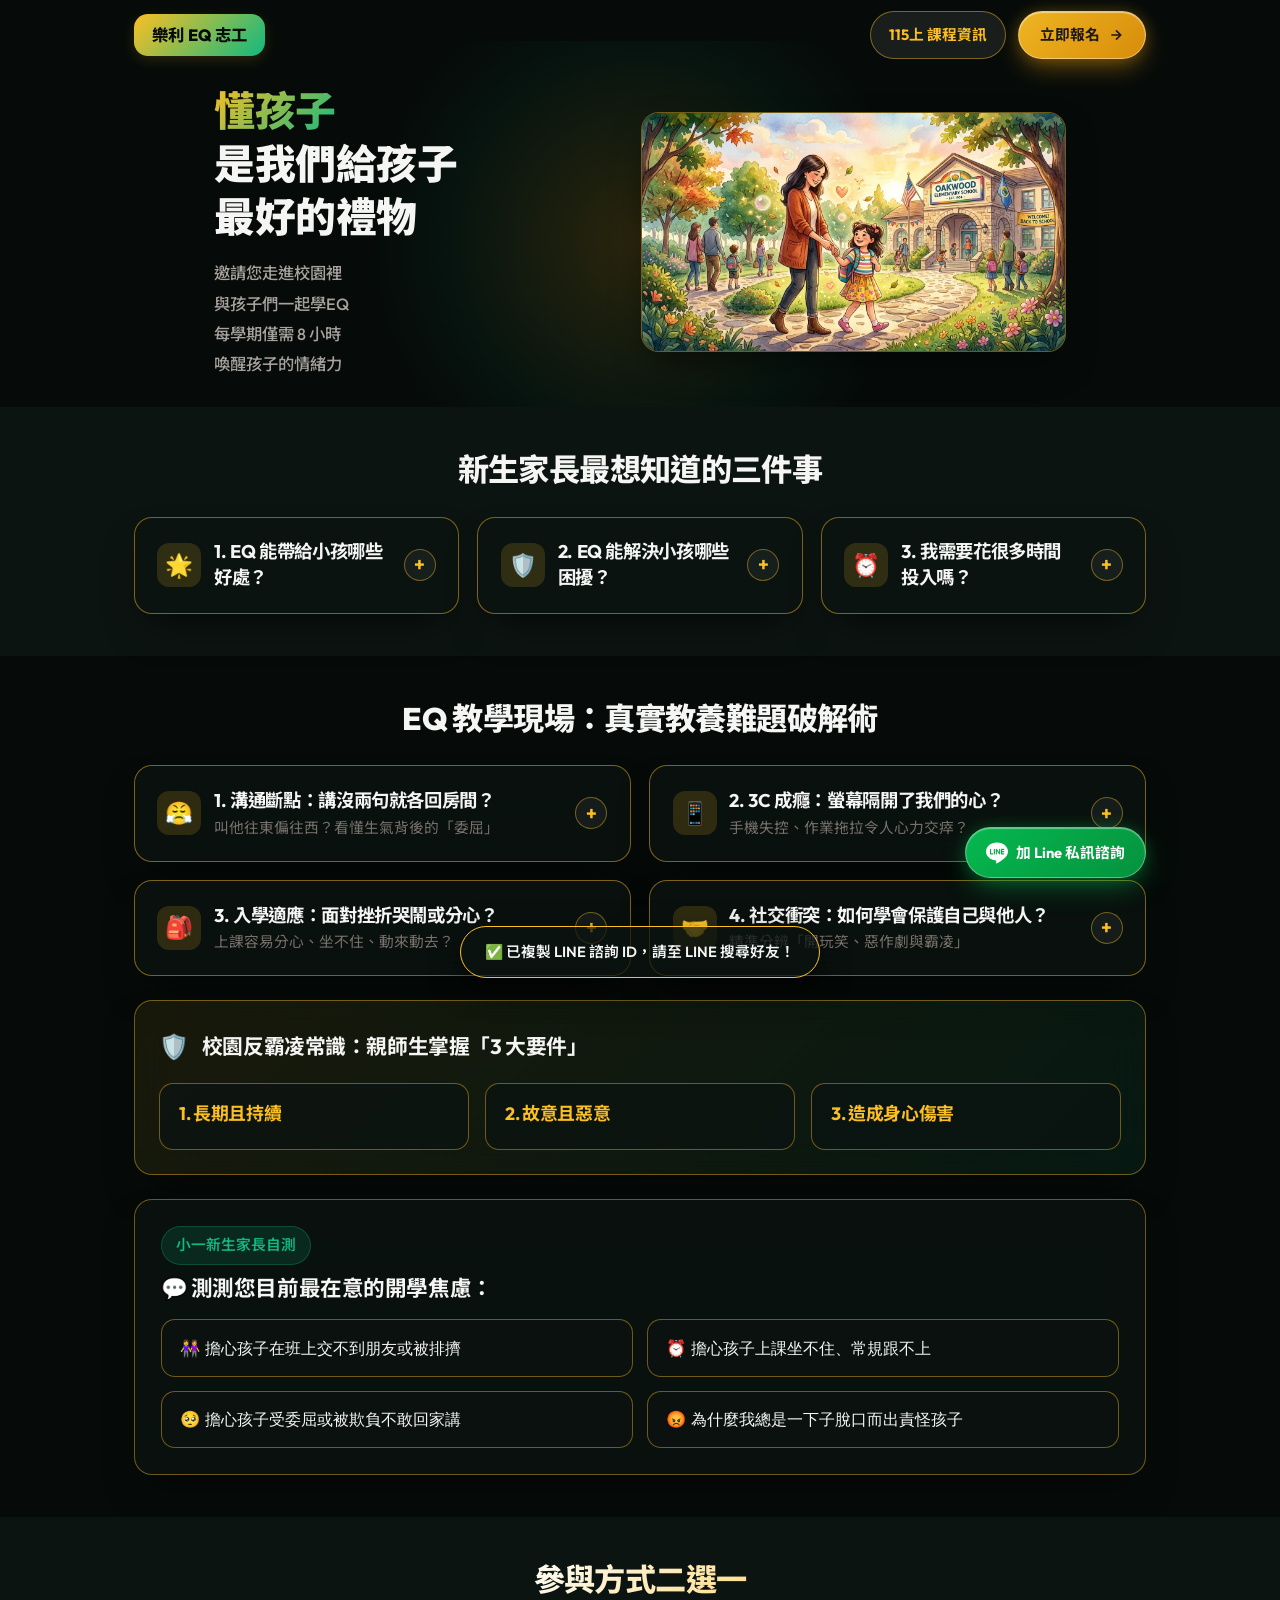
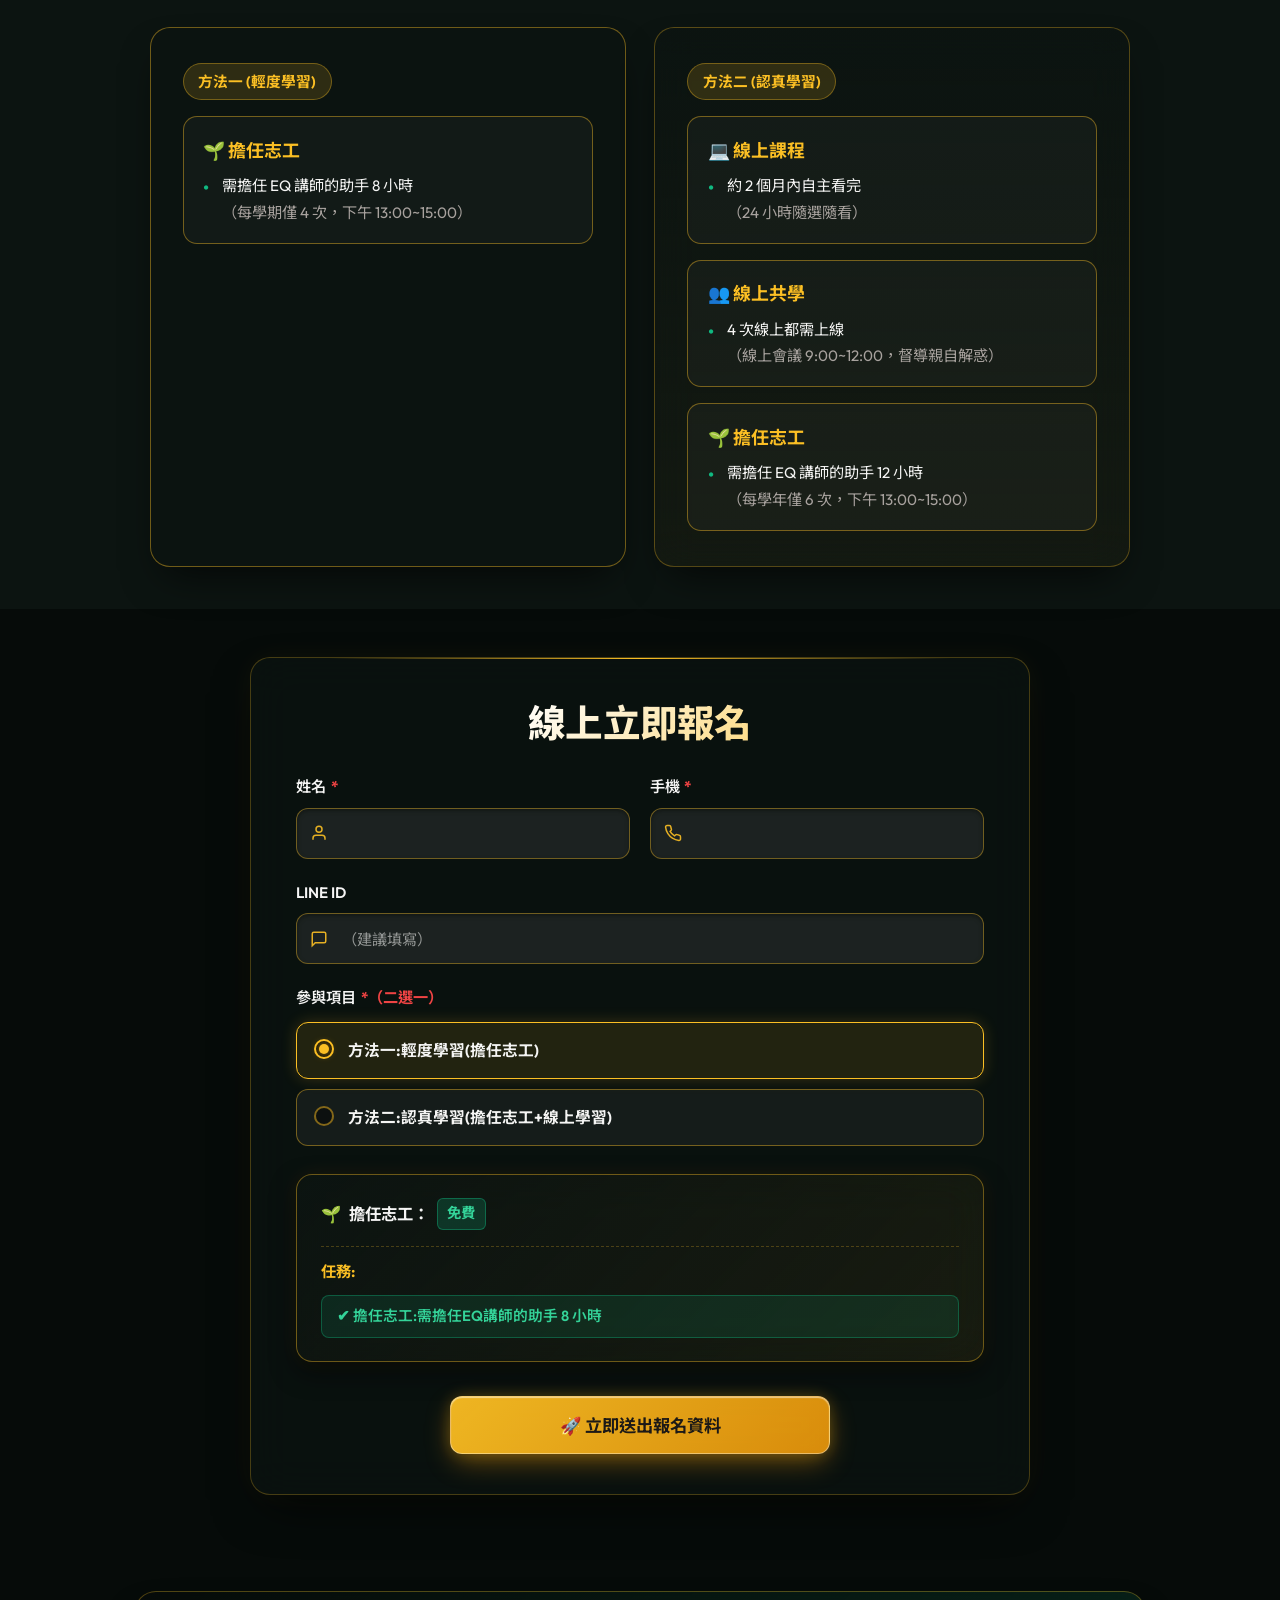
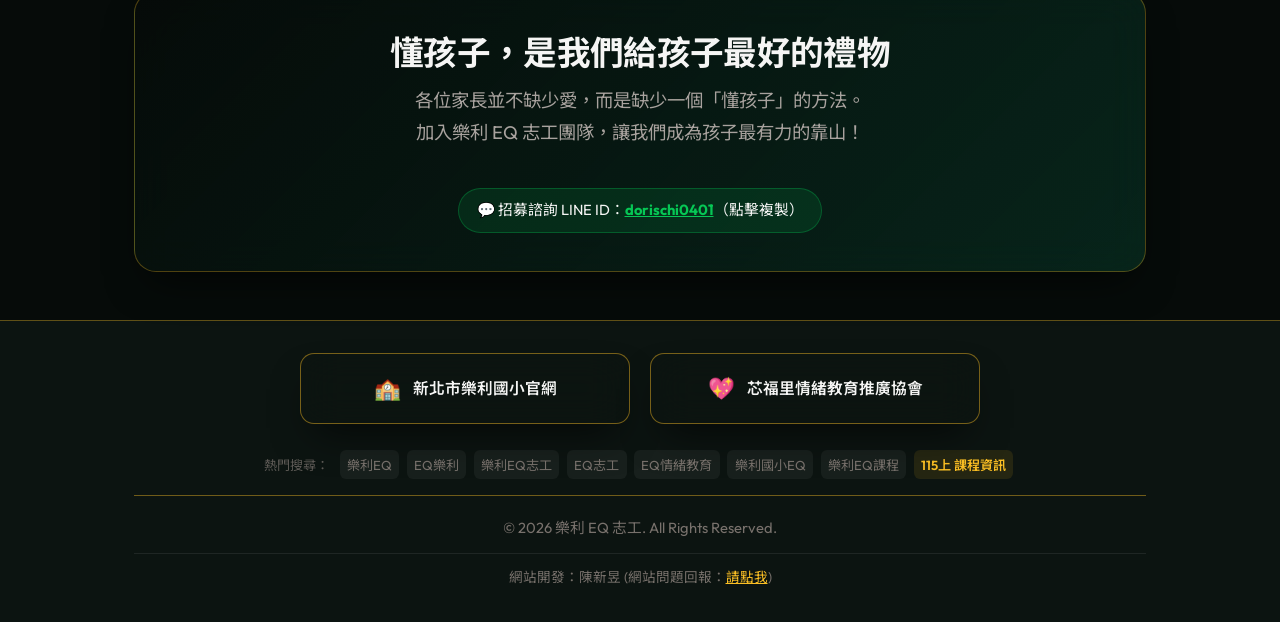
<file: index.html>
<!DOCTYPE html>
<html lang="zh-Hant" data-theme="dark">
<head>
    <meta charset="UTF-8">
    <meta name="viewport" content="width=device-width, initial-scale=1.0, minimum-scale=1.0, maximum-scale=5.0, viewport-fit=cover">
    <meta name="HandheldFriendly" content="true">
    <meta name="MobileOptimized" content="375">
    <!-- HTTP Anti-Cache Headers -->
    <meta http-equiv="Cache-Control" content="no-cache, no-store, must-revalidate">
    <meta http-equiv="Pragma" content="no-cache">
    <meta http-equiv="Expires" content="0">

    <script>
        // 1. 確保從短網址跳轉或各類 In-App 瀏覽器載入時強制套用手機最佳 Viewport
        (function() {
            var vp = document.querySelector('meta[name="viewport"]');
            if (vp) {
                vp.setAttribute('content', 'width=device-width, initial-scale=1.0, minimum-scale=1.0, maximum-scale=5.0, viewport-fit=cover');
            }
        })();

        // 2. LINE 內嵌瀏覽器極速逃脫機制 (自動附加 openExternalBrowser=1 跳轉系統預設瀏覽器)
        (function() {
            try {
                var ua = (navigator.userAgent || '').toLowerCase();
                if (ua.indexOf('line') > -1 && window.location.search.indexOf('openExternalBrowser=1') === -1) {
                    var sep = window.location.href.indexOf('?') > -1 ? '&' : '?';
                    window.location.href = window.location.href + sep + 'openExternalBrowser=1';
                }
            } catch(e) {}
        })();
    </script>
    <title>樂利EQ｜樂利國小 EQ 志工官方網站（EQ樂利・EQ志工・EQ情緒教育）</title>
    <meta name="google-site-verification" content="ZgjR4qugewYUv8m_xAsq1rPDhwHByDgBkeGPy7pIhLg">
    <meta name="description" content="新北市土城區樂利國小 EQ 志工官方網站（樂利EQ / EQ樂利）。深耕校園 12 年，攜手芯福里推廣 EQ 情緒教育與志工培訓，每學期僅需 8 小時入班服務。歡迎搜尋「樂利EQ」掌握最新志工招募與 115 上學期課程資訊！">
    <meta name="keywords" content="樂利EQ, EQ樂利, 樂利EQ志工, EQ志工, EQ情緒教育, 樂利國小EQ, 樂利國小EQ志工, 樂利EQ官網, 樂利EQ課程, 樂利EQ線上課程, 土城樂利EQ, 樂利國小, 芯福里, 芯福里情緒教育, 樂利EQ報名, 祁紫涵, 情緒教育志工, 科技里長, 科技里長陳新昱, 明德里資訊志工">

    <!-- Open Graph / LINE / Facebook Sharing Meta Tags -->
    <meta property="og:type" content="website">
    <meta property="og:url" content="https://eqweb0987183520.github.io/webData/">
    <meta property="og:title" content="樂利EQ｜樂利國小 EQ 志工官方網站（EQ樂利・EQ志工）">
    <meta property="og:description" content="新北市土城區樂利國小 EQ 志工官方網站（樂利EQ / EQ樂利）。深耕校園 12 年，每學期僅需 8 小時，邀您走進校園與孩子一同成長！">
    <meta property="og:image" content="images/hero_eq_parent_child.jpg">

    <!-- Twitter Meta Tags -->
    <meta name="twitter:card" content="summary_large_image">
    <meta name="twitter:title" content="樂利EQ｜樂利國小 EQ 志工官方網站">
    <meta name="twitter:description" content="新北市土城區樂利國小 EQ 志工官方網站（樂利EQ / EQ樂利）。深耕校園 12 年，每學期僅需 8 小時，邀您走進校園與孩子一同成長！">
    <meta name="twitter:image" content="images/hero_eq_parent_child.jpg">

    <!-- Google Structured Data (JSON-LD) -->
    <script type="application/ld+json">
    {
      "@context": "https://schema.org",
      "@type": "EducationalOrganization",
      "name": "樂利EQ志工",
      "alternateName": ["樂利EQ", "EQ樂利", "樂利國小EQ志工", "樂利國小EQ", "EQ志工", "EQ情緒教育", "新北市土城區樂利國小EQ志工組"],
      "parentOrganization": {
        "@type": "ElementarySchool",
        "name": "新北市土城區樂利國民小學"
      },
      "contributor": {
        "@type": "Person",
        "name": "陳新昱",
        "jobTitle": "資訊志工",
        "alternateName": ["科技里長", "科技里長陳新昱", "明德里資訊志工"],
        "email": "a0987183520@gmail.com"
      },
      "description": "樂利國小 EQ 志工組致力於推廣 EQ 情緒教育與親子共學，透過專業培訓與班級輔導，協助孩子建立健全心理素質。",
      "url": "https://eqweb0987183520.github.io/webData/"
    }
    </script>

    <meta name="color-scheme" content="dark">
    <meta name="theme-color" content="#060b09">
    <link rel="stylesheet" href="css/style.css?v=3.02">
</head>
<body>

    <!-- LINE 內嵌瀏覽器跳出導引彈窗 (防呆圖文教學) -->
    <div id="lineGuideModal" class="line-guide-modal hidden">
        <div class="line-guide-card">
            <div class="line-guide-icon">🌐</div>
            <div class="line-guide-title">建議在瀏覽器中開啟</div>
            <div class="line-guide-steps">
                為了提供最完整流暢的視覺體驗與表單送出：<br><br>
                <div class="step-item"><strong>1. 點擊右上角或右下角的</strong> <span class="highlight-badge">[ ⋮ ]</span> 或 <span class="highlight-badge">[ ⋯ ]</span></div>
                <div class="step-item"><strong>2. 點選</strong> <span class="highlight-text">「在預設瀏覽器中開啟」</span> 或 <span class="highlight-text">「以 Safari 開啟」</span></div>
            </div>
            <button id="btn-close-line-guide" class="btn-guide-close" onclick="document.getElementById('lineGuideModal').classList.add('hidden')">我知道了，繼續瀏覽</button>
        </div>
    </div>

    <!-- Header Navigation -->
    <header>
        <div class="container">
            <nav>
                <div class="logo" onclick="window.scrollTo({top:0, behavior:'smooth'})" title="樂利 EQ 志工 首頁">
                    <div class="logo-badge">樂利 EQ 志工</div>
                </div>

                <div class="nav-actions">
                    <a href="course-info.html" class="btn-primary" style="background: rgba(255, 255, 255, 0.08); border: 1.5px solid rgba(251, 191, 36, 0.45); color: var(--accent-primary); box-shadow: none; padding: 0.65rem 1.1rem;">
                        <span>115上 課程資訊</span>
                    </a>
                    <a href="#signup" class="btn-primary">
                        <span>立即報名</span>
                        <svg width="16" height="16" viewBox="0 0 24 24" fill="none" stroke="currentColor" stroke-width="2.5"><path d="M5 12h14M12 5l7 7-7 7"/></svg>
                    </a>
                </div>
            </nav>
        </div>
    </header>

    <!-- Hero Section -->
    <section class="hero-section">
        <div class="hero-glow-bg"></div>
        <div class="container hero-container">
            <div class="hero-content reveal">
                <h1 class="hero-title">
                    <span class="gradient-text">懂孩子</span><br>
                    是我們給孩子<br>
                    最好的禮物
                </h1>
                <p class="hero-desc">
                    邀請您走進校園裡<br>
                    與孩子們一起學EQ<br>
                    每學期僅需 8 小時<br>
                    喚醒孩子的情緒力
                </p>
            </div>

            <div class="hero-image-wrapper reveal">
                <div class="hero-image-card">
                    <img src="images/hero_eq_parent_child.jpg?v=1.26" alt="樂利家長與小一新生漫步進入溫暖校園" loading="eager">
                </div>
            </div>
        </div>
    </section>

    <!-- 3 Pillars Section: 點選標題展開顯示內文 -->
    <section id="why-eq" class="section section-alt">
        <div class="container">
            <div class="section-header reveal">
                <h2>新生家長最想知道的三件事</h2>
            </div>

            <div class="pillars-grid">
                <!-- Pillar 1 -->
                <div class="pillar-card glass collapsible reveal">
                    <div class="pillar-header">
                        <div class="pillar-header-left">
                            <div class="pillar-icon-box">🌟</div>
                            <div>
                                <h3>1. EQ 能帶給小孩哪些好處？</h3>
                            </div>
                        </div>
                        <div class="pillar-toggle-btn">+</div>
                    </div>
                    <div class="pillar-body">
                        <p>
                            很多人以為 EQ 是教孩子「不要生氣」，其實 EQ 是教孩子「看懂自己的情緒，並找到正確的表達方式」。
                        </p>
                        <p style="margin-top: 0.6rem;">
                            當孩子被誤解時，表面是「生氣甩門」，底層其實是「委屈」。透過覺察，孩子能學會「理性的說明」取代洩恨，這一個小小的覺察將改變孩子一生！
                        </p>
                    </div>
                </div>

                <!-- Pillar 2 -->
                <div class="pillar-card glass collapsible reveal">
                    <div class="pillar-header">
                        <div class="pillar-header-left">
                            <div class="pillar-icon-box">🛡️</div>
                            <div>
                                <h3>2. EQ 能解決小孩哪些困擾？</h3>
                            </div>
                        </div>
                        <div class="pillar-toggle-btn">+</div>
                    </div>
                    <div class="pillar-body">
                        <p>
                            面對日常溝通斷點、手機 3C 依賴、拖拖拉拉、專注力不足，以及校園中「開玩笑、惡作劇與霸凌」的界線混淆。
                        </p>
                        <p style="margin-top: 0.6rem;">
                            EQ 課程運用孩子聽得懂的語言與戲劇活動，教孩子學會精準分辨人際分際，避免過度防衛或盲目隱忍，打造安全防護網！
                        </p>
                    </div>
                </div>

                <!-- Pillar 3 -->
                <div class="pillar-card glass collapsible reveal">
                    <div class="pillar-header">
                        <div class="pillar-header-left">
                            <div class="pillar-icon-box">⏰</div>
                            <div>
                                <h3>3. 我需要花很多時間投入嗎？</h3>
                            </div>
                        </div>
                        <div class="pillar-toggle-btn">+</div>
                    </div>
                    <div class="pillar-body">
                        <p>
                            完全不用擔心負擔過重！線上影音課程 24 小時隨點隨看（開放長達 2 個月，在家就能學）。
                        </p>
                        <p style="margin-top: 0.6rem;">
                            實體入班每學期僅需 4 次（每次約 2 小時，共計約 8 小時），就能輕鬆完成輔班任務，陪伴孩子在校園成長！
                        </p>
                    </div>
                </div>
            </div>
        </div>
    </section>

    <!-- Real-Life Scenarios: 點選卡片展開呈現方式 -->
    <section id="scenarios" class="section">
        <div class="container">
            <div class="section-header reveal">
                <h2>EQ 教學現場：真實教養難題破解術</h2>
            </div>

            <div class="scenarios-grid reveal">
                <!-- Scenario Card 1 -->
                <div class="scenario-card glass collapsible reveal">
                    <div class="scenario-header">
                        <div class="scenario-header-left">
                            <div class="scenario-icon-box">😤</div>
                            <div>
                                <h3>1. 溝通斷點：講沒兩句就各回房間？</h3>
                                <div class="scenario-teaser">叫他往東偏往西？看懂生氣背後的「委屈」</div>
                            </div>
                        </div>
                        <div class="scenario-toggle-btn">+</div>
                    </div>
                    <div class="scenario-body">
                        <p>當孩子因為誤解而被責備時，第一反應常是頂嘴、甩門或怒罵。很多家長會誤以為孩子在挑釁，其實背後是委屈與無助。</p>
                        <h4 style="color: var(--accent-secondary); font-size: 1rem; margin-top: 0.8rem;">💡 EQ 實戰引導心法：</h4>
                        <ul class="scenario-solution-list">
                            <li>不站在孩子對立面：先放下指責，給予彼此冷靜空間</li>
                            <li>幽默點出答案：「我看你其實知道標準答案喔～」</li>
                            <li>認同思考難度：「能講出反向答案代表你腦筋動得很快」</li>
                            <li>看懂底層情緒：表面是生氣，底層其實是「委屈」，引導孩子把委屈說出口</li>
                        </ul>
                    </div>
                </div>

                <!-- Scenario Card 2 -->
                <div class="scenario-card glass collapsible reveal">
                    <div class="scenario-header">
                        <div class="scenario-header-left">
                            <div class="scenario-icon-box">📱</div>
                            <div>
                                <h3>2. 3C 成癮：螢幕隔開了我們的心？</h3>
                                <div class="scenario-teaser">手機失控、作業拖拉令人心力交瘁？</div>
                            </div>
                        </div>
                        <div class="scenario-toggle-btn">+</div>
                    </div>
                    <div class="scenario-body">
                        <p>數位時代孩子面對高刺激螢幕，常因時間感模糊與自制力未成熟而引發家庭風暴。</p>
                        <h4 style="color: var(--accent-secondary); font-size: 1rem; margin-top: 0.8rem;">💡 EQ 實戰引導心法：</h4>
                        <ul class="scenario-solution-list">
                            <li>無痛倒數約定法：不突襲沒收，提前 5 分鐘、1 分鐘給予緩衝倒數</li>
                            <li>同理共感取代怒吼：「我知道遊戲很好玩，結束時會很不捨」</li>
                            <li>實體替代方案：用桌遊、戶外運動、親子共讀轉移注意力</li>
                            <li>全家共同約定：設立「無 3C 親子時光」，營造溫馨家庭氛圍</li>
                        </ul>
                    </div>
                </div>

                <!-- Scenario Card 3 -->
                <div class="scenario-card glass collapsible reveal">
                    <div class="scenario-header">
                        <div class="scenario-header-left">
                            <div class="scenario-icon-box">🎒</div>
                            <div>
                                <h3>3. 入學適應：面對挫折哭鬧或分心？</h3>
                                <div class="scenario-teaser">上課容易分心、坐不住、動來動去？</div>
                            </div>
                        </div>
                        <div class="scenario-toggle-btn">+</div>
                    </div>
                    <div class="scenario-body">
                        <p>低年級孩子大腦發育仍在進行中，傳統單向說教容易讓孩子失去耐心與專注力。</p>
                        <h4 style="color: var(--accent-secondary); font-size: 1rem; margin-top: 0.8rem;">💡 EQ 實戰引導心法：</h4>
                        <ul class="scenario-solution-list">
                            <li>調整心態：不是不認真，而是「需要更有趣的互動刺激」</li>
                            <li>動態互動教學：改為快問快答、角色扮演與趣味闖關挑戰</li>
                            <li>微小成就激勵：設立「看誰能撐到最後」，參與感瞬間提升</li>
                            <li>分段專注練習：從 10 分鐘小目標開始，逐步建立學習耐力</li>
                        </ul>
                    </div>
                </div>

                <!-- Scenario Card 4 -->
                <div class="scenario-card glass collapsible reveal">
                    <div class="scenario-header">
                        <div class="scenario-header-left">
                            <div class="scenario-icon-box">🤝</div>
                            <div>
                                <h3>4. 社交衝突：如何學會保護自己與他人？</h3>
                                <div class="scenario-teaser">精準分辨「開玩笑、惡作劇與霸凌」</div>
                            </div>
                        </div>
                        <div class="scenario-toggle-btn">+</div>
                    </div>
                    <div class="scenario-body">
                        <p>過度防衛會失去朋友，一味隱忍又容易陷入危險。唯有掌握清晰界線，孩子才能真正保護自己並尊重他人。</p>
                        <h4 style="color: var(--accent-secondary); font-size: 1rem; margin-top: 0.8rem;">💡 EQ 實戰引導心法：</h4>
                        <ul class="scenario-solution-list">
                            <li>掌握霸凌 3 大要件：1. 長期且持續 2. 故意且惡意 3. 造成身心傷害</li>
                            <li>透析 5 大校園角色：加害者、受害者、起鬨者、旁觀者、逃避者</li>
                            <li>情境演練學會說「不」：透過戲劇活動練習堅定表達人際界線</li>
                            <li>親師生共同掌握常識：擁有共同的情緒語言，杜絕校園霸凌</li>
                        </ul>
                    </div>
                </div>
            </div>

            <!-- Bullying 3 Keys Banner -->
            <div class="bullying-box glass reveal">
                <div style="display: flex; align-items: center; gap: 0.8rem; margin-bottom: 0.4rem;">
                    <span style="font-size: 1.5rem;">🛡️</span>
                    <h3 style="font-size: 1.3rem;">校園反霸凌常識：親師生掌握「3 大要件」</h3>
                </div>

                <div class="bullying-grid">
                    <div class="bullying-item">
                        <h4>1. 長期且持續</h4>
                    </div>
                    <div class="bullying-item">
                        <h4>2. 故意且惡意</h4>
                    </div>
                    <div class="bullying-item">
                        <h4>3. 造成身心傷害</h4>
                    </div>
                </div>
            </div>

            <!-- Interactive Anxiety Quick Diagnostic -->
            <div class="quiz-box glass reveal">
                <div class="badge badge-green">小一新生家長自測</div>
                <h3 style="font-size: 1.35rem; margin: 0.6rem 0;">💬 測測您目前最在意的開學焦慮：</h3>

                <div class="quiz-options">
                    <button class="quiz-option-btn" data-advice="<strong>💌 給擔心新朋友的家長：</strong><br>低年級孩子通常在 2~3 週內會建立社交圈。EQ 課程會教孩子主動打招呼與分享小技巧，睡前不妨問孩子「今天有跟誰笑一個嗎」，以讚美代替焦慮。">
                        👭 擔心孩子在班上交不到朋友或被排擠
                    </button>
                    <button class="quiz-option-btn" data-advice="<strong>💌 給擔心常規適應的家長：</strong><br>剛從小學過渡，專注力 15 分鐘是正常的。EQ 志工在班上會帶動互動遊戲，把守規矩變成闖關任務，回家也能用遊戲化方式完成作業。">
                        ⏰ 擔心孩子上課坐不住、常規跟不上
                    </button>
                    <button class="quiz-option-btn" data-advice="<strong>💌 給擔心受委屈不敢說的家長：</strong><br>孩子被欺負不敢說，常因害怕被責備軟弱。EQ 教學讓孩子認識「委屈不是錯」，同時教導父母成為不批判的傾聽樹洞。">
                        🥺 擔心孩子受委屈或被欺負不敢回家講
                    </button>
                    <button class="quiz-option-btn" data-advice="<strong>💌 給心力交瘁的家長：</strong><br>您辛苦了！不是您教不好，而是大腦情緒開關被觸發。加入 EQ 志工組能學到「暫停 6 秒鐘」與「我訊息溝通法」，找回溫柔堅定的自己。">
                        😡 為什麼我總是一下子脫口而出責怪孩子
                    </button>
                </div>

                <div id="quiz-result" class="quiz-result">
                    <div id="quiz-result-text"></div>
                </div>
            </div>
        </div>
    </section>

    <!-- Training Roadmap Section (參與方式二選一) -->
    <section id="roadmap" class="section section-alt">
        <div class="container">
            <div class="section-header reveal">
                <h2 class="roadmap-main-title">參與方式二選一</h2>
            </div>

            <div class="dual-path-grid reveal">
                <!-- Path 1 -->
                <div class="path-card glass">
                    <div class="path-badge">方法一 (輕度學習)</div>
                    <div class="path-body sub-path-wrapper">
                        <div class="sub-path-block">
                            <div class="sub-path-title">🌱 擔任志工</div>
                            <ul class="sub-path-list">
                                <li>
                                    需擔任 EQ 講師的助手 8 小時<br>
                                    <span class="sub-line">（每學期僅 4 次，下午 13:00~15:00）</span>
                                </li>
                            </ul>
                        </div>
                    </div>
                </div>

                <!-- Path 2 -->
                <div class="path-card glass path-card-highlight">
                    <div class="path-badge">方法二 (認真學習)</div>
                    <div class="path-body sub-path-wrapper">
                        <!-- Sub Path 1 -->
                        <div class="sub-path-block">
                            <div class="sub-path-title">💻 線上課程</div>
                            <ul class="sub-path-list">
                                <li>
                                    約 2 個月內自主看完<br>
                                    <span class="sub-line">（24 小時隨選隨看）</span>
                                </li>
                            </ul>
                        </div>
                        <!-- Sub Path 2 -->
                        <div class="sub-path-block">
                            <div class="sub-path-title">👥 線上共學</div>
                            <ul class="sub-path-list">
                                <li>
                                    4 次線上都需上線<br>
                                    <span class="sub-line">（線上會議 9:00~12:00，督導親自解惑）</span>
                                </li>
                            </ul>
                        </div>
                        <!-- Sub Path 3 -->
                        <div class="sub-path-block">
                            <div class="sub-path-title">🌱 擔任志工</div>
                            <ul class="sub-path-list">
                                <li>
                                    需擔任 EQ 講師的助手 12 小時<br>
                                    <span class="sub-line">（每學年僅 6 次，下午 13:00~15:00）</span>
                                </li>
                            </ul>
                        </div>
                    </div>
                </div>
            </div>
        </div>
    </section>

    <!-- Native Registration Form Section -->
    <section class="signup-section" id="signup">
        <div class="container">
            <div class="signup-card glass reveal">
                <div class="signup-header" id="signup-header">
                    <h2 class="signup-badge-title">線上立即報名</h2>
                </div>

                <!-- Registration Form -->
                <form id="eq-registration-form" class="signup-form" novalidate>
                    <div class="form-grid">
                        <div class="form-group">
                            <label for="form-name" class="form-label">
                                姓名 <span class="required-star">*</span>
                            </label>
                            <div class="input-wrapper">
                                <svg class="input-icon" width="18" height="18" viewBox="0 0 24 24" fill="none" stroke="currentColor" stroke-width="2"><path d="M20 21v-2a4 4 0 0 0-4-4H8a4 4 0 0 0-4 4v2"/><circle cx="12" cy="7" r="4"/></svg>
                                <input type="text" id="form-name" name="entry.602205738" class="form-input" required autocomplete="name">
                            </div>
                            <span class="field-error" id="error-name">請填寫您的姓名</span>
                        </div>

                        <div class="form-group">
                            <label for="form-phone" class="form-label">
                                手機 <span class="required-star">*</span>
                            </label>
                            <div class="input-wrapper">
                                <svg class="input-icon" width="18" height="18" viewBox="0 0 24 24" fill="none" stroke="currentColor" stroke-width="2"><path d="M22 16.92v3a2 2 0 0 1-2.18 2 19.79 19.79 0 0 1-8.63-3.07 19.5 19.5 0 0 1-6-6 19.79 19.79 0 0 1-3.07-8.67A2 2 0 0 1 4.11 2h3a2 2 0 0 1 2 1.72 12.84 12.84 0 0 0 .7 2.81 2 2 0 0 1-.45 2.11L8.09 9.91a16 16 0 0 0 6 6l1.27-1.27a2 2 0 0 1 2.11-.45 12.84 12.84 0 0 0 2.81.7A2 2 0 0 1 22 16.92z"/></svg>
                                <input type="tel" id="form-phone" name="entry.1903577013" class="form-input" required autocomplete="tel">
                            </div>
                            <span class="field-error" id="error-phone">請填寫有效的手機號碼</span>
                        </div>
                    </div>

                    <div class="form-group">
                        <label for="form-line" class="form-label">
                            LINE ID
                        </label>
                        <div class="input-wrapper">
                            <svg class="input-icon" width="18" height="18" viewBox="0 0 24 24" fill="none" stroke="currentColor" stroke-width="2"><path d="M21 15a2 2 0 0 1-2 2H7l-4 4V5a2 2 0 0 1 2-2h14a2 2 0 0 1 2 2z"/></svg>
                            <input type="text" id="form-line" name="entry.1179144741" class="form-input" placeholder="（建議填寫）">
                        </div>
                    </div>

                    <div class="form-group">
                        <label class="form-label">
                            參與項目 <span class="required-star">*（二選一）</span>
                        </label>
                        <div class="checkbox-group radio-group">
                            <label class="checkbox-item radio-item" for="plan-volunteer-only">
                                <input type="radio" name="participation_plan" id="plan-volunteer-only" value="volunteer_only" checked>
                                <span class="radio-custom"></span>
                                <span class="checkbox-label">
                                    <strong>方法一:輕度學習(擔任志工)</strong>
                                </span>
                            </label>

                            <label class="checkbox-item radio-item checkbox-item-course" for="plan-course-volunteer">
                                <input type="radio" name="participation_plan" id="plan-course-volunteer" value="course_and_volunteer">
                                <span class="radio-custom"></span>
                                <span class="checkbox-label">
                                    <strong>方法二:認真學習(擔任志工+線上學習)</strong>
                                </span>
                            </label>
                        </div>
                    </div>

                    <!-- Volunteer Info Card (Shown when "方法一" is checked) -->
                    <div id="volunteer-only-info" class="compact-guarantee-box glass">
                        <div class="compact-g-header">
                            <div class="compact-fee-highlight">
                                <div class="fee-row-item">🌱 <strong>擔任志工：</strong><span class="free-badge">免費</span></div>
                            </div>
                        </div>
                        <div class="compact-req-wrapper">
                            <div class="compact-req-title">任務:</div>
                            <div class="compact-req-badges">
                                <span class="req-badge">✔ 擔任志工:需擔任EQ講師的助手 8 小時</span>
                            </div>
                        </div>
                    </div>

                    <!-- Compact Guarantee Card (Only shown when "方法二" is checked) -->
                    <div id="online-course-guarantee-info" class="compact-guarantee-box glass" style="display: none;">
                        <div class="compact-g-header">
                            <div class="compact-fee-highlight">
                                <div class="fee-row-item">🌱 <strong>擔任志工：</strong><span class="free-badge">免費</span></div>
                                <div class="fee-row-item">💻 <strong>線上學習：</strong><span class="cost-badge">需支付 500 元工本費</span></div>
                            </div>
                            <p class="compact-fee-subnote">線上課程與費用，皆由芯福里情緒教育協會提供與收取</p>
                        </div>
                        <div class="compact-price-flow">
                            <div class="c-flow-item">
                                <span class="c-flow-title">報名費用</span>
                                <span class="c-flow-val">2,000<small>元</small></span>
                            </div>
                            <div class="c-flow-arrow">➔</div>
                            <div class="c-flow-item highlight">
                                <span class="c-flow-title">完成任務退還</span>
                                <span class="c-flow-val refund">1,500<small>元</small></span>
                            </div>
                            <div class="c-flow-arrow">=</div>
                            <div class="c-flow-item net">
                                <span class="c-flow-title">實質僅支出工本費</span>
                                <span class="c-flow-val net-val">500<small>元</small></span>
                            </div>
                        </div>
                        <div class="compact-req-wrapper">
                            <div class="compact-req-title">任務:</div>
                            <div class="compact-req-badges">
                                <span class="req-badge">✔ 線上課程:約2 個月內自主看完</span>
                                <span class="req-badge">✔ 線上共學: 4 次線上都需上線</span>
                                <span class="req-badge">✔ 擔任志工:需擔任EQ講師的助手 12 小時</span>
                            </div>
                            <div class="compact-req-note">(以上三任務皆需完成，才達退費標準)</div>
                        </div>
                    </div>

                    <div class="form-action">
                        <button type="submit" id="submit-btn" class="btn-submit">
                            <span class="btn-text">🚀 立即送出報名資料</span>
                            <span class="btn-loading" style="display: none;">
                                <span class="spinner-ring"></span>
                                正在傳送報名資料...
                            </span>
                        </button>
                    </div>
                </form>

                <!-- Submission Success State (Hidden by default) -->
                <div id="form-success" class="form-success-card" style="display: none;">
                    <div class="success-icon-wrap">
                        <svg width="48" height="48" viewBox="0 0 24 24" fill="none" stroke="currentColor" stroke-width="2.5"><path d="M22 11.08V12a10 10 0 1 1-5.93-9.14"/><polyline points="22 4 12 14.01 9 11.01"/></svg>
                    </div>
                    <h3 class="success-title">🎉 報名登記已成功送出！</h3>
                    <p class="success-desc">
                        感謝您為孩子邁出關鍵的一步！<br>
                        我們會盡快跟您聯繫。
                    </p>
                </div>
            </div>
        </div>
    </section>

    <!-- Final Call to Action (CTA) Section -->
    <section class="cta-section">
        <div class="container">
            <div class="cta-box glass reveal">
                <h2>懂孩子，是我們給孩子最好的禮物</h2>
                <p>
                    各位家長並不缺少愛，而是缺少一個「懂孩子」的方法。<br class="desktop-br">
                    加入樂利 EQ 志工團隊，讓我們成為孩子最有力的靠山！
                </p>
                <div>
                    <div class="line-contact-card" onclick="copyLineInvite()">
                        <span>💬 招募諮詢 LINE ID：<strong id="line-id-text">dorischi0401</strong>（點擊複製）</span>
                    </div>
                </div>
            </div>
        </div>
    </section>

    <!-- Floating LINE Button -->
    <a href="javascript:void(0)" onclick="copyLineInvite()" class="floating-line-btn" aria-label="加 Line 私訊諮詢">
        <svg width="22" height="22" viewBox="0 0 24 24" fill="currentColor"><path d="M19.365 9.863c.349 0 .63.285.63.631 0 .345-.281.63-.63.63H17.61v1.125h1.755c.349 0 .63.283.63.63 0 .344-.281.629-.63.629h-2.386c-.345 0-.627-.285-.627-.629V8.108c0-.345.282-.63.63-.63h2.386c.346 0 .627.285.627.63 0 .349-.281.63-.63.63H17.61v1.125h1.755zm-3.855 3.016c0 .27-.174.51-.432.596-.064.021-.133.031-.199.031-.211 0-.391-.09-.51-.25l-2.443-3.317v2.94c0 .344-.279.629-.631.629-.346 0-.626-.285-.626-.629V8.108c0-.27.173-.51.43-.595.06-.023.136-.033.194-.033.195 0 .375.084.495.238l2.476 3.355V8.108c0-.345.282-.63.63-.63.345 0 .626.285.626.63v4.771zm-5.741 0c0 .344-.282.629-.631.629-.345 0-.627-.285-.627-.629V8.108c0-.345.282-.63.63-.63.346 0 .628.285.628.63v4.771zm-2.466.629H4.917c-.345 0-.63-.285-.63-.629V8.108c0-.345.285-.63.63-.63.348 0 .63.285.63.63v4.141h1.756c.348 0 .629.283.629.63 0 .344-.282.629-.629.629M24 10.314C24 4.943 18.615.572 12 .572S0 4.943 0 10.314c0 4.811 4.27 8.842 10.035 9.608.391.082.923.258 1.058.59.12.301.079.766.038 1.08l-.164 1.02c-.045.301-.24 1.186 1.049.645 1.291-.539 6.916-4.078 9.436-6.975C23.176 14.393 24 12.458 24 10.314"/></svg>
        <span>加 Line 私訊諮詢</span>
    </a>

    <!-- Copy Toast Notification -->
    <div id="toast" class="toast">✅ 已複製 LINE 諮詢 ID，請至 LINE 搜尋好友！</div>

    <!-- Footer -->
    <footer>
        <div class="container">
            <div class="footer-orgs-grid">
                <a href="https://www.llps.ntpc.edu.tw/" target="_blank" rel="noopener" class="footer-org-card glass">
                    <span class="footer-org-icon">🏫</span>
                    <span class="footer-org-name">新北市樂利國小官網</span>
                </a>
                <a href="https://www.happinessvillage.org/" target="_blank" rel="noopener" class="footer-org-card glass">
                    <span class="footer-org-icon">💖</span>
                    <span class="footer-org-name">芯福里情緒教育推廣協會</span>
                </a>
            </div>

            <!-- SEO 品牌與關鍵字索引 -->
            <div style="text-align:center; margin: 1.5rem 0 0.8rem; color: var(--text-muted); font-size: 0.82rem; line-height: 2;">
                <span style="opacity: 0.75; margin-right: 0.3rem;">熱門搜尋：</span>
                <span style="display:inline-block; padding:0.1rem 0.45rem; background:rgba(255,255,255,0.05); border-radius:6px; margin:0.15rem;">樂利EQ</span>
                <span style="display:inline-block; padding:0.1rem 0.45rem; background:rgba(255,255,255,0.05); border-radius:6px; margin:0.15rem;">EQ樂利</span>
                <span style="display:inline-block; padding:0.1rem 0.45rem; background:rgba(255,255,255,0.05); border-radius:6px; margin:0.15rem;">樂利EQ志工</span>
                <span style="display:inline-block; padding:0.1rem 0.45rem; background:rgba(255,255,255,0.05); border-radius:6px; margin:0.15rem;">EQ志工</span>
                <span style="display:inline-block; padding:0.1rem 0.45rem; background:rgba(255,255,255,0.05); border-radius:6px; margin:0.15rem;">EQ情緒教育</span>
                <span style="display:inline-block; padding:0.1rem 0.45rem; background:rgba(255,255,255,0.05); border-radius:6px; margin:0.15rem;">樂利國小EQ</span>
                <span style="display:inline-block; padding:0.1rem 0.45rem; background:rgba(255,255,255,0.05); border-radius:6px; margin:0.15rem;">樂利EQ課程</span>
                <a href="course-info.html" style="color:var(--accent-primary); text-decoration:none; display:inline-block; padding:0.1rem 0.45rem; background:rgba(251,191,36,0.1); border-radius:6px; margin:0.15rem; font-weight:600;">115上 課程資訊</a>
            </div>

            <div class="footer-bottom">
                <p>&copy; 2026 樂利 EQ 志工. All Rights Reserved.</p>
                <div class="site-dev-footer" style="text-align:center; font-size:0.85rem; color:var(--text-muted, #94a3b8); padding: 0.75rem 0; margin-top: 0.8rem; border-top: 1px solid rgba(255,255,255,0.08);">
                    網站開發：陳新昱 (網站問題回報：<a href="javascript:void(0)" onclick="openSiteReportModal('【樂利EQ官網】')" style="color:var(--accent-primary, #fbbf24); text-decoration:underline; cursor:pointer;">請點我</a>)
                </div>
            </div>
        </div>
    </footer>

    <script src="js/main.js?v=3.02"></script>
    <script src="js/site-report-modal.js?v=1.00"></script>
</body>
</html>
</file>
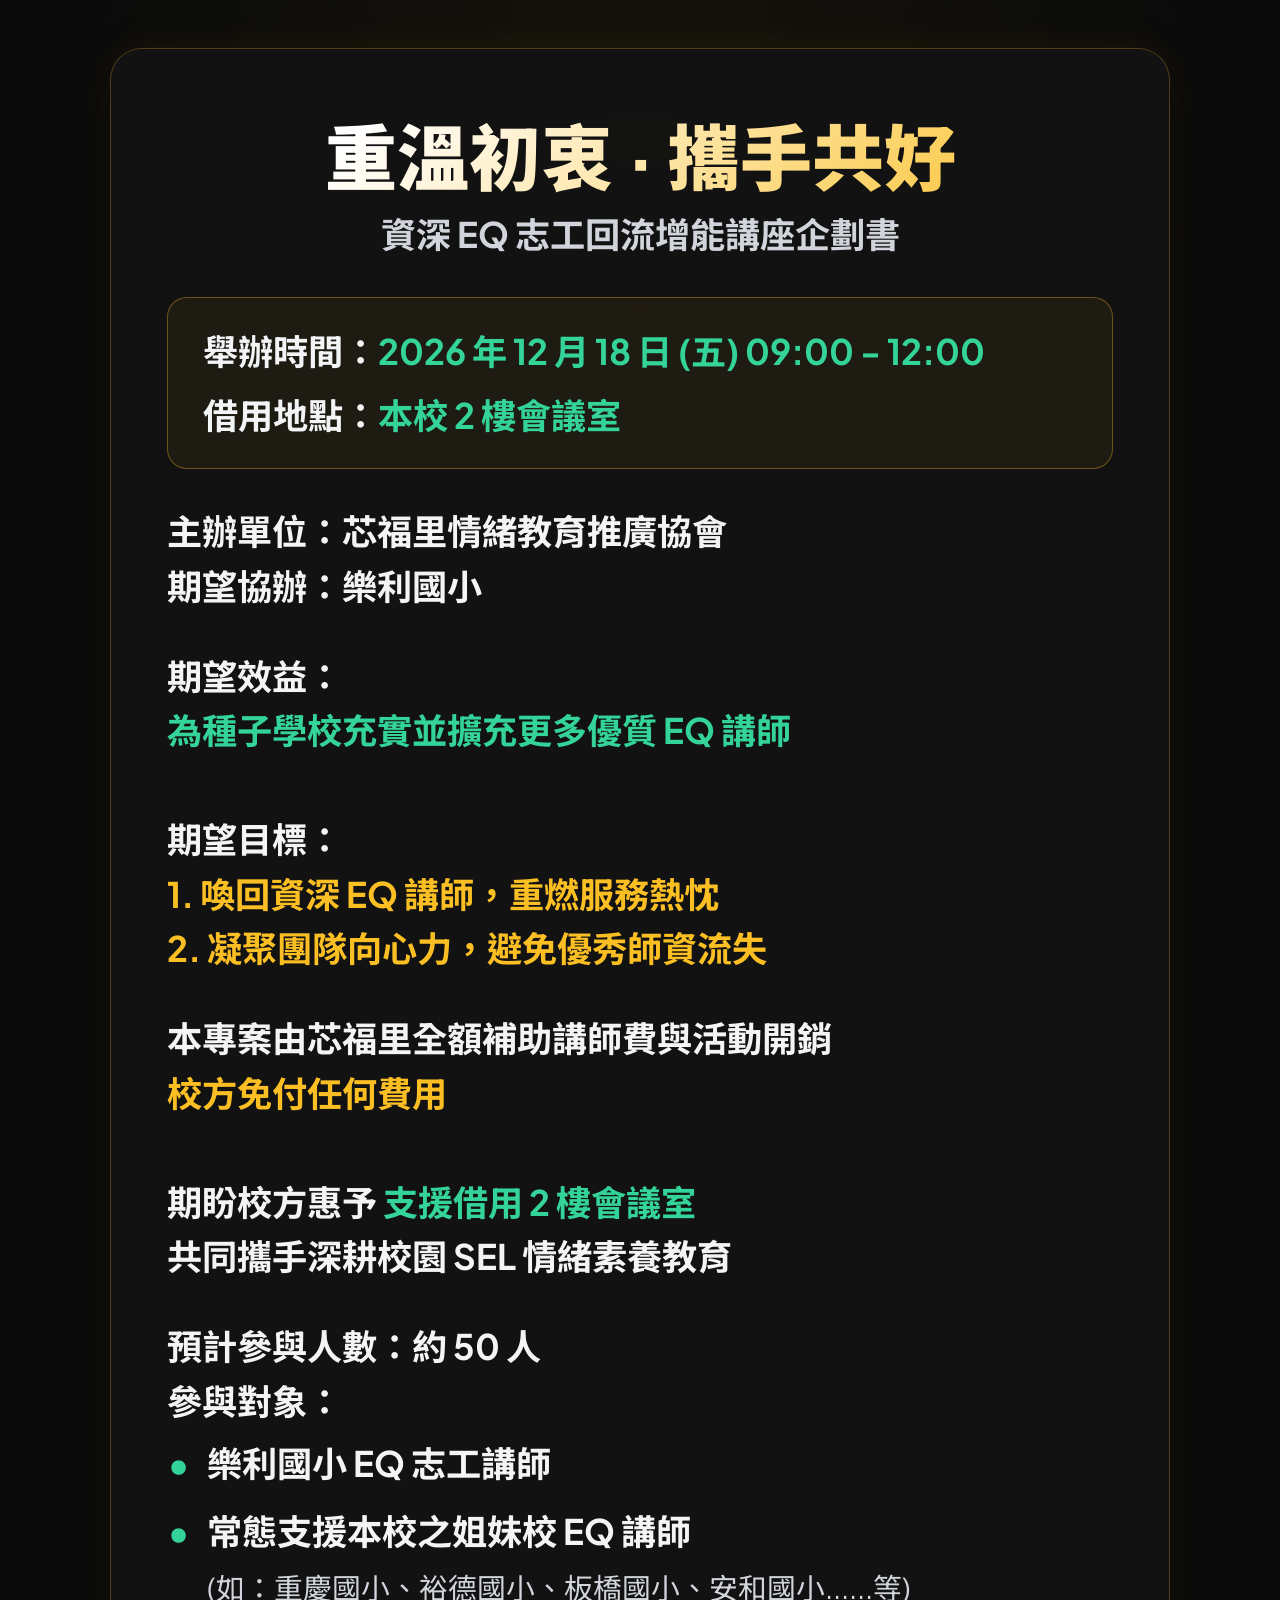
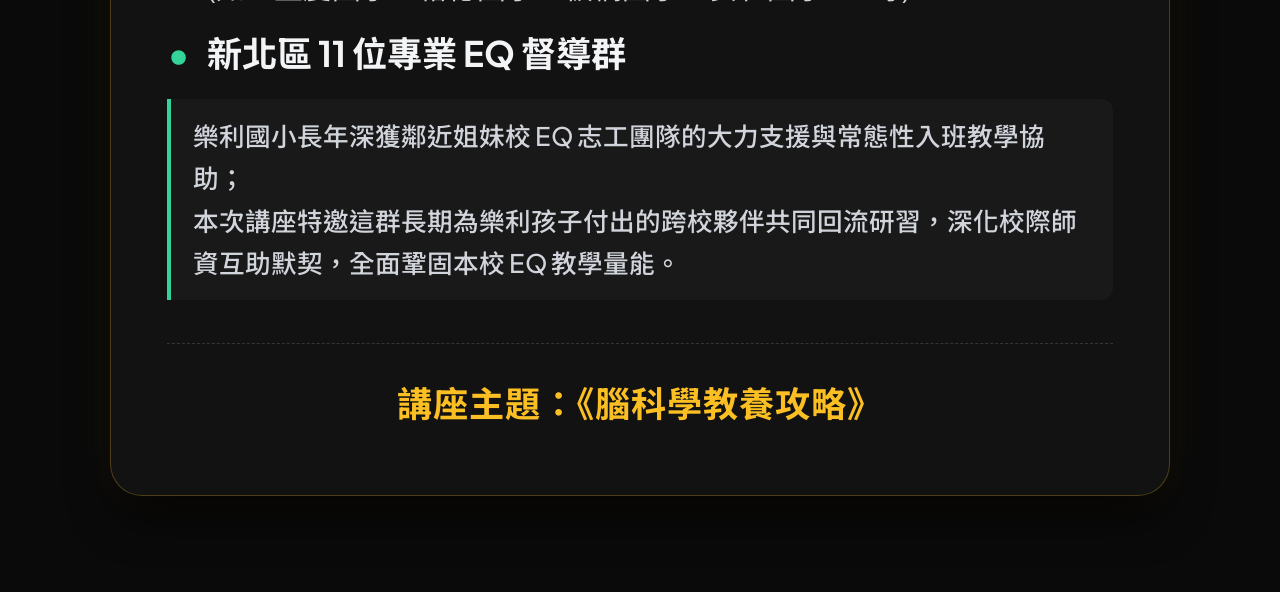
<file: 202612_EQ舊志工回流講座_場地借用與企劃簡報.html>
<!DOCTYPE html>
<html lang="zh-TW">
<head>
    <meta charset="UTF-8">
    <meta name="viewport" content="width=device-width, initial-scale=1.0, minimum-scale=1.0, maximum-scale=5.0, viewport-fit=cover">
    <meta name="HandheldFriendly" content="true">
    <meta name="MobileOptimized" content="375">
    
    <!-- HTTP 防快取標頭 -->
    <meta http-equiv="Cache-Control" content="no-cache, no-store, must-revalidate">
    <meta http-equiv="Pragma" content="no-cache">
    <meta http-equiv="Expires" content="0">

    <title>重溫初衷・攜手共好｜資深EQ志工回流講座企劃書</title>

    <!-- LINE 內嵌瀏覽器極速逃脫腳本 -->
    <script>
        (function() {
            var vp = document.querySelector('meta[name="viewport"]');
            if (vp) {
                vp.setAttribute('content', 'width=device-width, initial-scale=1.0, minimum-scale=1.0, maximum-scale=5.0, viewport-fit=cover');
            }
            try {
                var ua = (navigator.userAgent || '').toLowerCase();
                if (ua.indexOf('line') > -1 && window.location.search.indexOf('openExternalBrowser=1') === -1) {
                    var sep = window.location.href.indexOf('?') > -1 ? '&' : '?';
                    window.location.href = window.location.href + sep + 'openExternalBrowser=1';
                }
            } catch(e) {}
        })();
    </script>

    <!-- Google Fonts -->
    <link rel="preconnect" href="https://fonts.googleapis.com">
    <link rel="preconnect" href="https://fonts.gstatic.com" crossorigin>
    <link href="https://fonts.googleapis.com/css2?family=Noto+Sans+TC:wght@400;600;700;800;900&family=Plus+Jakarta+Sans:wght@600;700;800&display=swap" rel="stylesheet">

    <style>
        :root {
            /* 沉穩黑底 + 金黃 + 翡翠綠 */
            --bg-deep: #0a0a0a;
            --bg-card: rgba(20, 20, 20, 0.95); 
            --border-glow: rgba(251, 191, 36, 0.25);
            --border-divider: rgba(255, 255, 255, 0.15);
            
            --amber-gold: #fbbf24;
            --emerald-green: #34d399;
            --text-main: #f3f4f6;
            --text-muted: #d1d5db;

            --font-main: 'Plus Jakarta Sans', 'Noto Sans TC', sans-serif;
            --radius-lg: 32px;
            --shadow-card: 0 25px 50px -12px rgba(0, 0, 0, 0.9), 0 0 40px rgba(251, 191, 36, 0.08);
        }

        * {
            box-sizing: border-box;
            margin: 0;
            padding: 0;
            -webkit-tap-highlight-color: transparent;
        }

        body {
            background-color: var(--bg-deep);
            color: var(--text-main);
            font-family: var(--font-main);
            overflow-x: hidden;
            min-height: 100vh;
            line-height: 1.5; 
            background-image: 
                radial-gradient(circle at 50% 15%, rgba(251, 191, 36, 0.05) 0%, transparent 60%);
            background-attachment: fixed;
            display: flex;
            flex-direction: column;
            align-items: center;
            padding: 3rem 1.5rem 6rem 1.5rem;
        }

        .page-container {
            width: 100%;
            max-width: 1060px;
            display: flex;
            flex-direction: column;
        }

        .section-block {
            background: var(--bg-card);
            backdrop-filter: blur(30px);
            -webkit-backdrop-filter: blur(30px);
            border: 1px solid var(--border-glow);
            border-radius: var(--radius-lg);
            box-shadow: var(--shadow-card);
            padding: 4rem 3.5rem;
            display: flex;
            flex-direction: column;
            gap: 2.2rem;
            text-align: left; 
        }

        @media (max-width: 850px) {
            .section-block {
                padding: 2.5rem 1.5rem;
                gap: 1.8rem;
            }
        }

        .title-main {
            font-size: 4.5rem;
            font-weight: 900;
            line-height: 1.2;
            text-align: center;
            background: linear-gradient(135deg, #fff 20%, var(--amber-gold) 100%);
            -webkit-background-clip: text;
            -webkit-text-fill-color: transparent;
            margin-bottom: 0.5rem;
        }

        .unified-text {
            font-size: 2.2rem;
            font-weight: 700;
            color: var(--text-main);
            line-height: 1.55;
        }
        
        .text-gold { color: var(--amber-gold); }
        .text-emerald { color: var(--emerald-green); }

        @media (max-width: 768px) {
            .title-main { font-size: 3.2rem; }
            .unified-text { font-size: 1.8rem; }
        }

        /* 借用與時間資訊卡片 */
        .info-card {
            background: rgba(251, 191, 36, 0.05);
            border: 1px solid rgba(251, 191, 36, 0.35);
            border-radius: 20px;
            padding: 1.6rem 2.2rem;
            display: flex;
            flex-direction: column;
            gap: 0.6rem;
        }

        @media (max-width: 768px) {
            .info-card {
                padding: 1.2rem 1.2rem;
            }
        }

        .audience-list {
            list-style-type: none;
            display: flex;
            flex-direction: column;
            gap: 0.8rem; 
        }

        .audience-list li {
            position: relative;
            padding-left: 2.5rem;
        }

        .audience-list li::before {
            content: "•";
            color: var(--emerald-green);
            position: absolute;
            left: 0;
            top: 0;
            font-size: 2.2rem;
        }

        .explanation-text {
            display: block;
            margin-top: 1.2rem;
            color: var(--text-muted);
            font-size: 1.6rem;
            font-weight: 500;
            line-height: 1.65;
            background: rgba(255, 255, 255, 0.03);
            border-left: 4px solid var(--emerald-green);
            padding: 1rem 1.4rem;
            border-radius: 0 12px 12px 0;
        }

        @media (max-width: 768px) {
            .explanation-text {
                font-size: 1.45rem;
                padding: 0.8rem 1rem;
            }
        }

        /* 置底講座主題 */
        .bottom-lecture-title {
            margin-top: 0.5rem; 
            padding-top: 2rem;
            border-top: 1px dashed var(--border-divider);
            text-align: center;
            letter-spacing: 1px;
        }

        /* LINE 逃脫 Modal */
        .line-guide-modal { position: fixed; top: 0; left: 0; width: 100vw; height: 100vh; background: rgba(10, 10, 10, 0.88); backdrop-filter: blur(12px); z-index: 99999; color: #f5f5f4; display: flex; align-items: center; justify-content: center; padding: 1.5rem; transition: opacity 0.3s ease, visibility 0.3s ease; }
        .line-guide-modal.hidden { opacity: 0; visibility: hidden; pointer-events: none; }
        .line-guide-card { background: rgba(20, 20, 20, 0.96); border: 1.5px solid rgba(251, 191, 36, 0.45); border-radius: 22px; padding: 2.2rem 1.8rem; max-width: 440px; width: 100%; text-align: center; box-shadow: 0 25px 50px -12px rgba(0, 0, 0, 0.9); }
        .line-guide-icon { font-size: 2.6rem; margin-bottom: 0.6rem; }
        .line-guide-title { color: var(--amber-gold); font-size: 1.35rem; font-weight: 800; margin-bottom: 1.2rem; }
        .line-guide-steps { font-size: 1.1rem; text-align: left; background: rgba(10, 10, 10, 0.75); padding: 1.2rem; border-radius: 14px; border: 1px dashed rgba(251, 191, 36, 0.35); margin-bottom: 1.6rem; }
        .highlight-badge { display: inline-block; background: rgba(251, 191, 36, 0.18); color: var(--amber-gold); padding: 0.1rem 0.5rem; border-radius: 6px; font-weight: 700; }
        .btn-guide-close { background: linear-gradient(135deg, rgba(251, 191, 36, 0.95) 0%, rgba(245, 158, 11, 0.88) 100%); border: 1px solid rgba(255, 255, 255, 0.3); color: #1c1917; font-weight: 700; font-size: 1.1rem; padding: 0.75rem 1.8rem; border-radius: 9999px; cursor: pointer; width: 100%; }
    </style>
</head>
<body>

    <div id="lineGuideModal" class="line-guide-modal hidden">
        <div class="line-guide-card">
            <div class="line-guide-icon">🌐</div>
            <div class="line-guide-title">建議在預設瀏覽器中開啟</div>
            <div class="line-guide-steps">
                為了提供最完整流暢的觀看體驗：<br><br>
                1. 點擊右上角或右下角的 <span class="highlight-badge">[ ⋮ ]</span> 或 <span class="highlight-badge">[ ⋯ ]</span><br>
                2. 點選 <span style="color:#fbbf24;font-weight:700;">「在預設瀏覽器中開啟」</span>
            </div>
            <button id="btn-close-line-guide" class="btn-guide-close" onclick="document.getElementById('lineGuideModal').classList.add('hidden')">我知道了，繼續瀏覽</button>
        </div>
    </div>

    <main class="page-container">
        
        <div class="section-block">
            <!-- 主標題區 -->
            <div>
                <h1 class="title-main">重溫初衷 · 攜手共好</h1>
                <div class="unified-text" style="text-align: center; color: var(--text-muted);">資深 EQ 志工回流增能講座企劃書</div>
            </div>
            
            <!-- 借用與時間重點資訊 -->
            <div class="info-card unified-text">
                <div>舉辦時間：<span class="text-emerald">2026 年 12 月 18 日 (五) 09:00 - 12:00</span></div>
                <div>借用地點：<span class="text-emerald">本校 2 樓會議室</span></div>
            </div>

            <!-- 主協辦單位 -->
            <div class="unified-text">
                主辦單位：芯福里情緒教育推廣協會<br>
                期望協辦：樂利國小
            </div>

            <!-- 效益與目標 -->
            <div class="unified-text">
                期望效益：<br>
                <span class="text-emerald">為種子學校充實並擴充更多優質 EQ 講師</span><br><br>
                期望目標：<br>
                <span class="text-gold">1. 喚回資深 EQ 講師，重燃服務熱忱</span><br>
                <span class="text-gold">2. 凝聚團隊向心力，避免優秀師資流失</span>
            </div>

            <!-- 經費與場地重點區 -->
            <div class="unified-text">
                本專案由芯福里全額補助講師費與活動開銷<br>
                <span class="text-gold">校方免付任何費用</span><br><br>
                期盼校方惠予 <span class="text-emerald">支援借用 2 樓會議室</span><br>
                共同攜手深耕校園 SEL 情緒素養教育
            </div>

            <!-- 參與對象與規模 -->
            <div class="unified-text">
                預計參與人數：約 50 人<br>
                參與對象：
                <ul class="audience-list" style="margin-top: 0.5rem;">
                    <li>樂利國小 EQ 志工講師</li>
                    <li>常態支援本校之姐妹校 EQ 講師<br>
                        <span style="font-size: 1.8rem; color: var(--text-muted); font-weight: normal;">(如：重慶國小、裕德國小、板橋國小、安和國小......等)</span>
                    </li>
                    <li>新北區 11 位專業 EQ 督導群</li>
                </ul>
                
                <div class="explanation-text">
                    樂利國小長年深獲鄰近姐妹校 EQ 志工團隊的大力支援與常態性入班教學協助；<br>
                    本次講座特邀這群長期為樂利孩子付出的跨校夥伴共同回流研習，深化校際師資互助默契，全面鞏固本校 EQ 教學量能。
                </div>
            </div>

            <!-- 講座主題置底呈現 -->
            <div class="bottom-lecture-title unified-text text-gold">
                講座主題：《腦科學教養攻略》
            </div>
        </div>

    </main>

    <script>
        window.addEventListener('DOMContentLoaded', () => {
            const ua = (navigator.userAgent || '').toLowerCase();
            if (ua.indexOf('line') > -1) {
                const lineModal = document.getElementById('lineGuideModal');
                if (lineModal) {
                    lineModal.classList.remove('hidden');
                }
            }
        });
    </script>
</body>
</html>
</file>
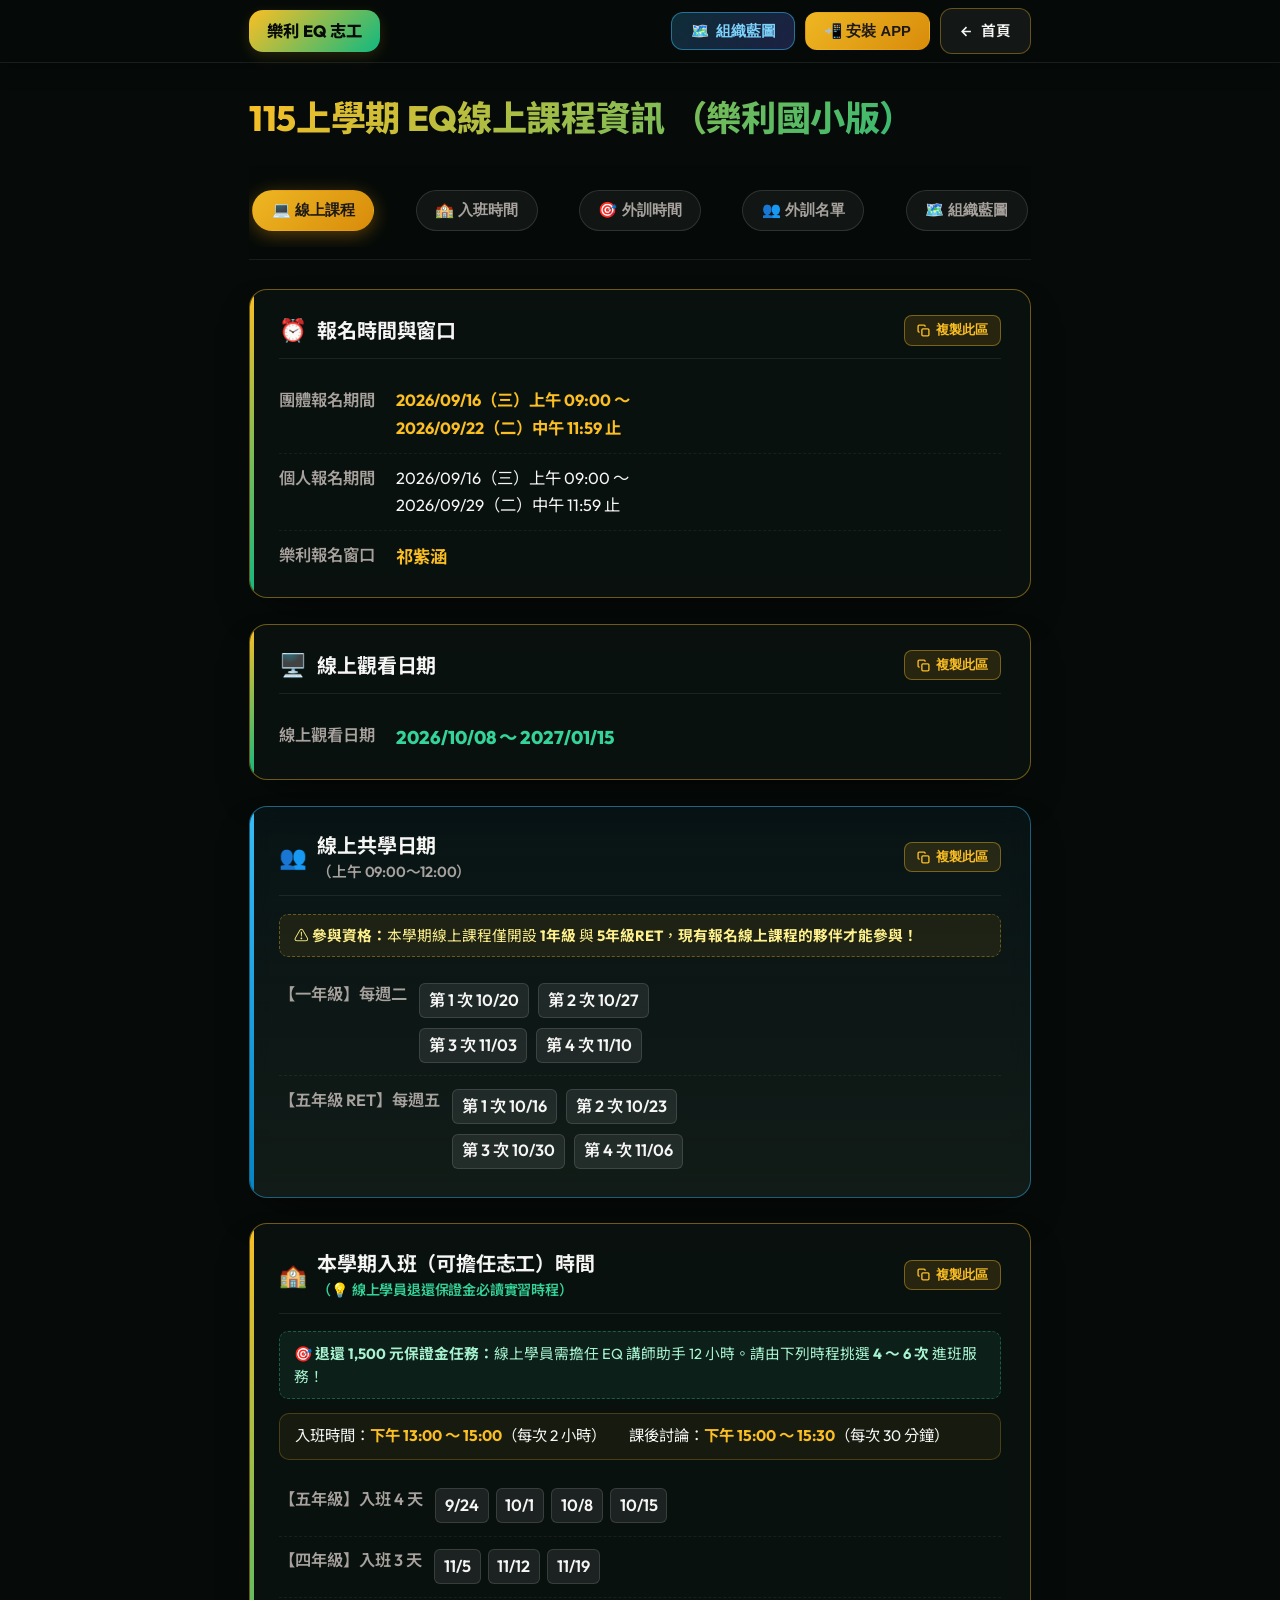
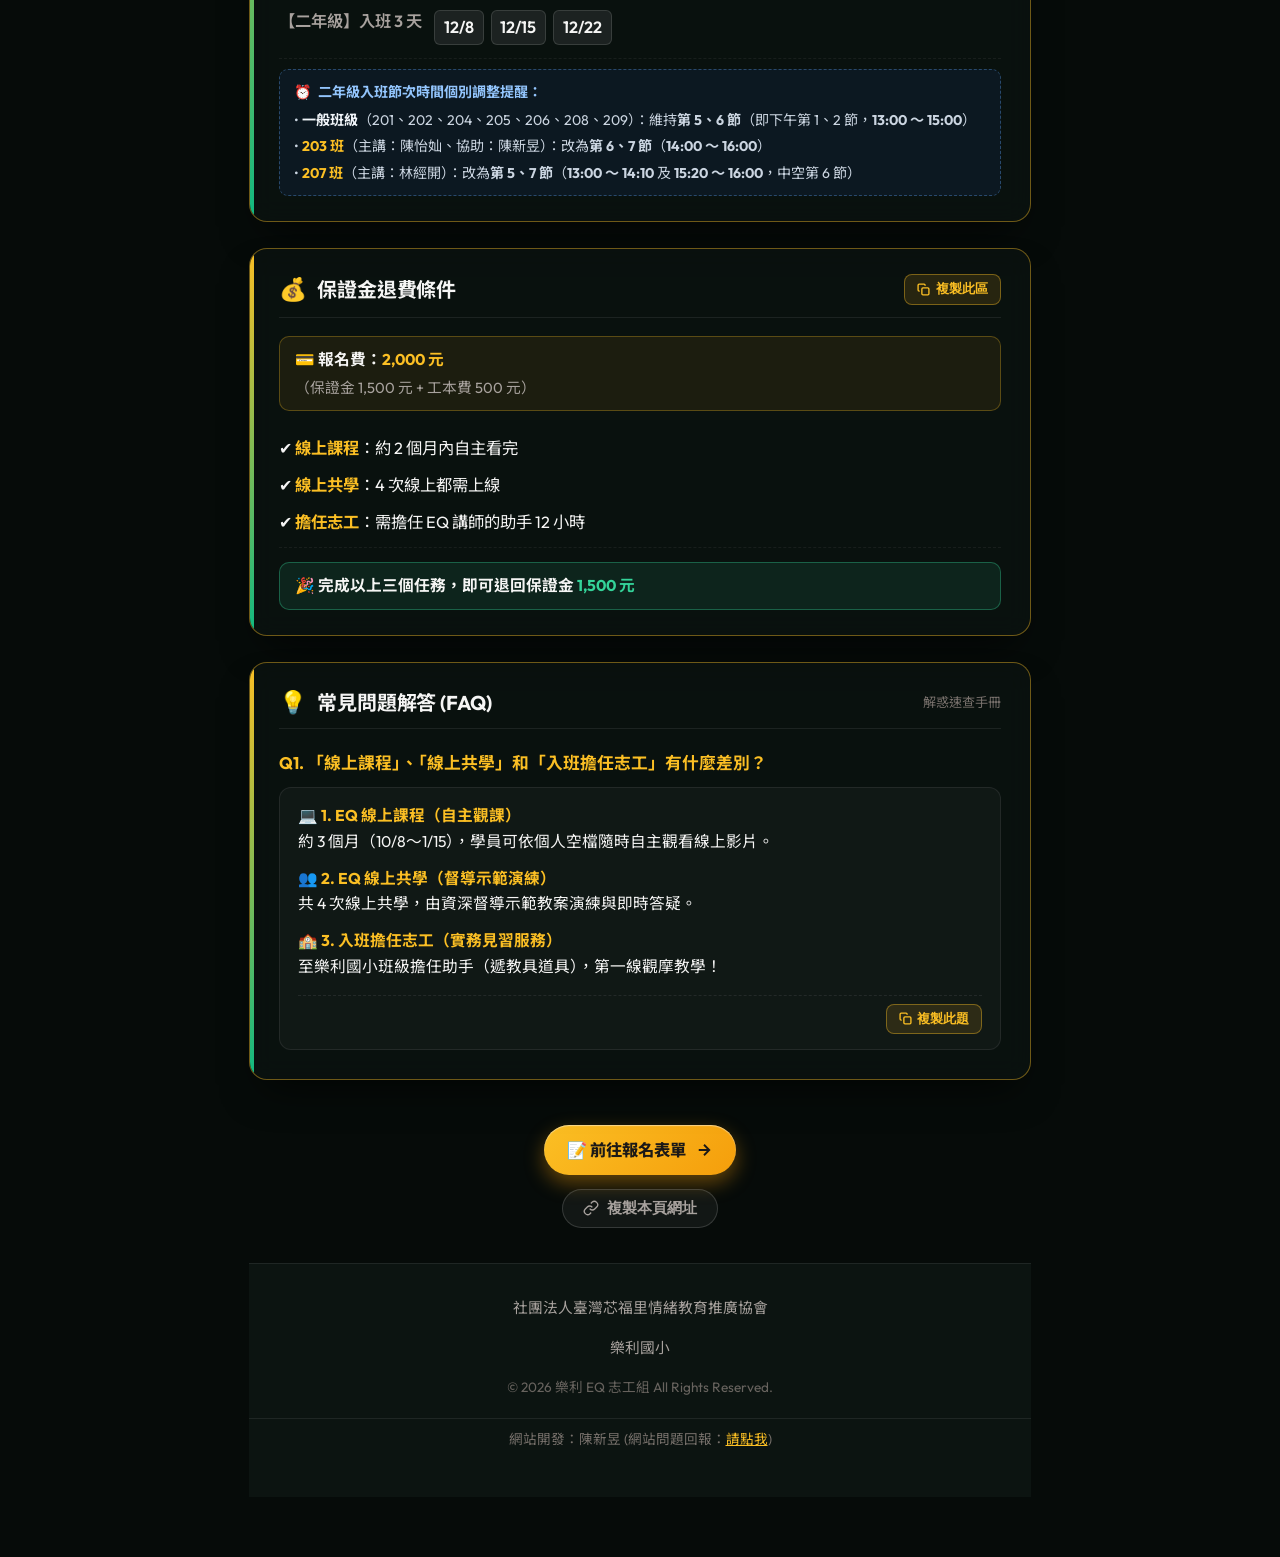
<file: course-info.html>
<!DOCTYPE html>
<html lang="zh-Hant" data-theme="dark">
<head>
    <meta charset="UTF-8">
    <meta name="viewport" content="width=device-width, initial-scale=1.0, minimum-scale=1.0, maximum-scale=5.0, viewport-fit=cover">
    <meta name="HandheldFriendly" content="true">
    <meta name="MobileOptimized" content="375">
    <!-- HTTP Anti-Cache Headers -->
    <meta http-equiv="Cache-Control" content="no-cache, no-store, must-revalidate">
    <meta http-equiv="Pragma" content="no-cache">
    <meta http-equiv="Expires" content="0">

    <script>
        // 1. 強制套用行動端最佳 Viewport
        (function() {
            var vp = document.querySelector('meta[name="viewport"]');
            if (vp) {
                vp.setAttribute('content', 'width=device-width, initial-scale=1.0, minimum-scale=1.0, maximum-scale=5.0, viewport-fit=cover');
            }
        })();

        // 2. LINE 內嵌瀏覽器極速逃脫機制
        (function() {
            try {
                var ua = (navigator.userAgent || '').toLowerCase();
                if (ua.indexOf('line') > -1 && window.location.search.indexOf('openExternalBrowser=1') === -1) {
                    var sep = window.location.href.indexOf('?') > -1 ? '&' : '?';
                    window.location.href = window.location.href + sep + 'openExternalBrowser=1';
                }
            } catch(e) {}
        })();
    </script>
    <title>樂利EQ課程｜115上學期 EQ線上課程資訊（樂利國小版・EQ樂利・EQ志工速查）</title>
    <meta name="google-site-verification" content="ZgjR4qugewYUv8m_xAsq1rPDhwHByDgBkeGPy7pIhLg">
    <meta name="description" content="新北市土城區樂利國小 EQ 課程（樂利EQ / EQ樂利課程資訊）。整理線上課程重要日期（報名9/16~9/22、線上觀課10/8~1/15、1年級與5年級RET線上共學）、各年級入班擔任志工時程、二年級與四年級外訓時間及保證金退費規範。樂利報名窗口：祁紫涵。">
    <meta name="keywords" content="樂利EQ, EQ樂利, 樂利EQ課程, 樂利EQ線上課程, 樂利EQ志工, EQ志工, EQ情緒教育, 樂利國小EQ, 樂利國小EQ課程, 樂利國小EQ志工, 115上樂利EQ, 樂利EQ志工培訓, 樂利EQ外訓, 樂利EQ共學, 樂利EQ報名時間, 樂利報名窗口祁紫涵, 祁紫涵, 樂利EQ保證金, 樂利EQ志工入班時間, 土城樂利EQ">

    <!-- Open Graph / LINE Sharing Meta Tags -->
    <meta property="og:type" content="website">
    <meta property="og:url" content="https://eqweb0987183520.github.io/webData/course-info.html">
    <meta property="og:title" content="樂利EQ課程｜115上學期 EQ線上課程資訊（樂利國小版・EQ樂利）">
    <meta property="og:description" content="115學年度上學期樂利國小 EQ 課程完整時程：線上課程重要日期、1年級與5年級RET線上共學、各年級志工入班時程、二年級與四年級外訓時間與保證金退費規範。樂利報名窗口：祁紫涵。">
    <meta property="og:image" content="images/hero_eq_parent_child.jpg">

    <!-- Google Structured Data (JSON-LD) for Course and Breadcrumbs -->
    <script type="application/ld+json">
    [
      {
        "@context": "https://schema.org",
        "@type": "BreadcrumbList",
        "itemListElement": [
          {
            "@type": "ListItem",
            "position": 1,
            "name": "樂利EQ志工官網",
            "item": "https://eqweb0987183520.github.io/webData/"
          },
          {
            "@type": "ListItem",
            "position": 2,
            "name": "115上學期 EQ線上課程資訊（樂利國小版）",
            "item": "https://eqweb0987183520.github.io/webData/course-info.html"
          }
        ]
      },
      {
        "@context": "https://schema.org",
        "@type": "Course",
        "name": "115上學期 EQ線上課程資訊（樂利國小版）",
        "alternateName": ["樂利EQ", "EQ樂利", "樂利EQ課程", "樂利EQ線上課程", "樂利EQ志工培訓", "EQ志工", "EQ情緒教育"],
        "description": "新北市土城區樂利國小 115 學年度上學期 EQ 線上志工培訓課程時程速查，包含報名時間、線上觀課、線上共學與入班實習時程。",
        "provider": {
          "@type": "EducationalOrganization",
          "name": "樂利EQ志工",
          "alternateName": ["樂利EQ", "EQ樂利"],
          "url": "https://eqweb0987183520.github.io/webData/"
        },
        "url": "https://eqweb0987183520.github.io/webData/course-info.html"
      }
    ]
    </script>

    <meta name="color-scheme" content="dark">
    <meta name="theme-color" content="#060b09">
    
    <!-- PWA & Mobile Web App 桌面安裝支援 -->
    <link rel="manifest" href="manifest.json">
    <link rel="icon" type="image/png" href="images/icon-192.png">
    <link rel="shortcut icon" href="images/icon-192.png">
    <link rel="apple-touch-icon" href="images/icon-192.png">
    <meta name="mobile-web-app-capable" content="yes">
    <meta name="apple-mobile-web-app-capable" content="yes">
    <meta name="apple-mobile-web-app-status-bar-style" content="black-translucent">
    <meta name="apple-mobile-web-app-title" content="樂利EQ">
    <meta name="application-name" content="樂利EQ">

    <link rel="stylesheet" href="css/style.css?v=3.25">

    <style>
        /* ===================================================
           完整單欄通欄排版（保留原始排版格式，極致 RWD 自適應）
           =================================================== */

        /* 頁面主要容器：維持大器單欄、居中對齊 */
        .info-page-container {
            max-width: 820px;
            margin: 0 auto;
            padding: 95px 1.2rem 60px;
            box-sizing: border-box;
        }

        /* 頁面標題區 */
        .page-main-title {
            font-size: clamp(1.6rem, 4vw, 2.2rem);
            font-weight: 800;
            line-height: 1.35;
            margin-bottom: 1.4rem;
            letter-spacing: -0.01em;
            word-break: keep-all;
            overflow-wrap: break-word;
        }

        .title-line {
            display: inline-block;
        }

        /* 頂部導覽列：毛玻璃微暗半透明背景，防止捲動時內容穿透重疊 */
        .site-header {
            position: fixed;
            top: 0;
            left: 0;
            width: 100%;
            z-index: 1000;
            background: rgba(6, 11, 9, 0.92);
            backdrop-filter: blur(16px);
            -webkit-backdrop-filter: blur(16px);
            border-bottom: 1px solid rgba(255, 255, 255, 0.08);
            box-shadow: 0 4px 20px rgba(0, 0, 0, 0.4);
        }

        .header-inner {
            max-width: 820px;
            margin: 0 auto;
            padding: 0 1.2rem;
            height: 62px;
            display: flex;
            align-items: center;
            justify-content: space-between;
            box-sizing: border-box;
        }

        .nav-actions {
            display: flex;
            align-items: center;
            gap: 0.6rem;
            flex-shrink: 0;
        }

        .btn-action {
            background: rgba(255, 255, 255, 0.06);
            border: 1px solid rgba(251, 191, 36, 0.35);
            color: var(--text-primary);
            font-size: 0.92rem;
            font-weight: 600;
            padding: 0.55rem 1.15rem;
            border-radius: 12px;
            cursor: pointer;
            display: inline-flex;
            align-items: center;
            gap: 0.45rem;
            transition: var(--transition-smooth);
            text-decoration: none;
            touch-action: manipulation;
        }

        .btn-action:hover {
            background: rgba(251, 191, 36, 0.16);
            border-color: var(--accent-primary);
            color: var(--accent-primary);
            transform: translateY(-2px);
        }

        .btn-action.primary {
            background: linear-gradient(135deg, rgba(251, 191, 36, 0.95) 0%, rgba(245, 158, 11, 0.88) 100%);
            color: #1c1917;
            border-color: transparent;
            font-weight: 700;
        }

        .btn-action.primary:hover {
            color: #000;
            box-shadow: 0 8px 20px rgba(245, 158, 11, 0.4);
        }

        /* 內容卡片模組：每一區塊皆為獨立完整的一列（Full Row） */
        .info-card {
            width: 100%;
            background: var(--card-bg);
            border: 1.5px solid var(--card-border);
            border-radius: 18px;
            padding: 1.6rem 1.8rem;
            margin-bottom: 1.6rem;
            box-shadow: var(--shadow-main);
            backdrop-filter: blur(12px);
            -webkit-backdrop-filter: blur(12px);
            position: relative;
            overflow: hidden;
            box-sizing: border-box;
            transition: var(--transition-smooth);
        }

        .info-card:hover {
            border-color: rgba(251, 191, 36, 0.65);
        }

        .info-card::before {
            content: '';
            position: absolute;
            top: 0;
            left: 0;
            width: 4px;
            height: 100%;
            background: linear-gradient(to bottom, var(--accent-primary), var(--accent-secondary));
        }

        /* 卡片頭部：標題與右側獨立複製按鈕 */
        .card-header-bar {
            display: flex;
            align-items: center;
            justify-content: space-between;
            gap: 0.65rem;
            margin-bottom: 1.1rem;
            border-bottom: 1px solid rgba(255, 255, 255, 0.08);
            padding-bottom: 0.8rem;
        }

        .card-header-left {
            display: flex;
            align-items: center;
            gap: 0.65rem;
        }

        .card-icon {
            font-size: 1.4rem;
            line-height: 1;
        }

        .card-title {
            font-size: 1.25rem;
            font-weight: 700;
            color: var(--text-primary);
            letter-spacing: -0.01em;
            margin: 0;
            word-break: keep-all;
        }

        /* 單格獨立複製按鈕 */
        .btn-copy-card {
            background: rgba(251, 191, 36, 0.12);
            border: 1px solid rgba(251, 191, 36, 0.4);
            color: var(--accent-primary);
            font-size: 0.82rem;
            font-weight: 700;
            padding: 0.32rem 0.75rem;
            border-radius: 8px;
            cursor: pointer;
            display: inline-flex;
            align-items: center;
            gap: 0.35rem;
            transition: var(--transition-smooth);
            flex-shrink: 0;
            touch-action: manipulation;
        }

        .btn-copy-card:hover {
            background: var(--accent-primary);
            color: #1c1917;
            transform: scale(1.04);
            box-shadow: 0 4px 12px rgba(251, 191, 36, 0.35);
        }

        /* 卡片條目清單 */
        .item-row {
            display: flex;
            align-items: flex-start;
            gap: 0.75rem;
            padding: 0.65rem 0;
            font-size: 1.02rem;
            line-height: 1.7;
            border-bottom: 1px dashed rgba(255, 255, 255, 0.06);
        }

        .item-row:last-child {
            border-bottom: none;
            padding-bottom: 0;
        }

        .item-label {
            color: var(--text-secondary);
            font-weight: 600;
            min-width: 105px;
            flex-shrink: 0;
            word-break: keep-all;
        }

        .item-value {
            color: var(--text-primary);
            flex-grow: 1;
        }

        .highlight-gold {
            color: var(--accent-primary);
            font-weight: 700;
        }

        .highlight-green {
            color: #34d399;
            font-weight: 700;
        }

        /* 費用說明框 */
        .fee-badge-box {
            background: rgba(251, 191, 36, 0.08);
            border: 1px solid rgba(251, 191, 36, 0.28);
            border-radius: 10px;
            padding: 0.65rem 0.95rem;
            margin-bottom: 0.85rem;
            font-size: 0.98rem;
            line-height: 1.6;
        }

        /* 日期標籤 (Pill) */
        .tag-date {
            display: inline-block;
            background: rgba(255, 255, 255, 0.08);
            color: #f5f5f4;
            padding: 0.15rem 0.55rem;
            border-radius: 6px;
            font-weight: 600;
            margin: 0.15rem 0.25rem 0.15rem 0;
            border: 1px solid rgba(255, 255, 255, 0.12);
            white-space: nowrap;
        }

        /* 複製提示 Toast */
        #toastNotice {
            position: fixed;
            bottom: 28px;
            left: 50%;
            transform: translateX(-50%) translateY(100px);
            background: rgba(12, 20, 17, 0.95);
            border: 1.5px solid var(--accent-primary);
            color: #fff;
            padding: 0.85rem 1.6rem;
            border-radius: 9999px;
            font-size: 0.95rem;
            font-weight: 700;
            box-shadow: 0 15px 35px rgba(0, 0, 0, 0.8);
            z-index: 100000;
            opacity: 0;
            transition: all 0.35s cubic-bezier(0.16, 1, 0.3, 1);
            pointer-events: none;
            display: flex;
            align-items: center;
            gap: 0.5rem;
            white-space: nowrap;
        }

        #toastNotice.show {
            transform: translateX(-50%) translateY(0);
            opacity: 1;
        }

        /* 底部行動呼籲區 (Bottom CTA) */
        .bottom-cta-section {
            margin-top: 2.8rem;
            margin-bottom: 2.2rem;
            display: flex;
            flex-direction: column;
            align-items: center;
            gap: 0.85rem;
            width: 100%;
        }

        .btn-bottom-primary {
            display: inline-flex;
            align-items: center;
            justify-content: center;
            gap: 0.55rem;
            width: fit-content;
            max-width: 90%;
            background: linear-gradient(135deg, #fbbf24 0%, #f59e0b 100%);
            color: #1c1917;
            font-size: 1.02rem;
            font-weight: 800;
            padding: 0.68rem 1.45rem;
            border-radius: 9999px;
            text-decoration: none;
            box-shadow: 0 8px 20px rgba(245, 158, 11, 0.4), inset 0 1px 1px rgba(255, 255, 255, 0.5);
            transition: var(--transition-smooth);
            box-sizing: border-box;
            touch-action: manipulation;
        }

        .btn-bottom-primary:hover {
            transform: translateY(-2px);
            box-shadow: 0 12px 26px rgba(245, 158, 11, 0.6);
            color: #000;
        }

        .btn-bottom-primary .btn-cta-arrow {
            transition: transform 0.2s ease;
        }

        .btn-bottom-primary:hover .btn-cta-arrow {
            transform: translateX(4px);
        }

        .btn-bottom-secondary {
            display: inline-flex;
            align-items: center;
            justify-content: center;
            gap: 0.5rem;
            width: fit-content;
            max-width: 90%;
            background: rgba(255, 255, 255, 0.05);
            border: 1px solid rgba(255, 255, 255, 0.15);
            color: var(--text-secondary);
            font-size: 0.92rem;
            font-weight: 600;
            padding: 0.58rem 1.25rem;
            border-radius: 9999px;
            cursor: pointer;
            transition: var(--transition-smooth);
            box-sizing: border-box;
            touch-action: manipulation;
        }

        .btn-bottom-secondary:hover {
            background: rgba(251, 191, 36, 0.12);
            border-color: var(--accent-primary);
            color: var(--accent-primary);
            transform: translateY(-1px);
        }

        /* 日期標籤群組排版 (保證 2 次一列) */
        .date-tags-group {
            display: flex;
            flex-direction: column;
            gap: 0.35rem;
        }

        .date-tags-row {
            display: flex;
            flex-wrap: wrap;
            gap: 0.35rem;
            align-items: center;
        }

        /* 子模組區塊（大區塊內包含之各項時間模組） */
        .sub-card-section {
            padding: 0.2rem 0;
        }

        .sub-card-title-bar {
            display: flex;
            align-items: center;
            justify-content: space-between;
            gap: 0.6rem;
            margin-bottom: 0.85rem;
        }

        .sub-card-title {
            font-size: 1.15rem;
            font-weight: 700;
            color: var(--text-primary);
            display: flex;
            align-items: center;
            gap: 0.35rem;
            letter-spacing: -0.01em;
        }

        .btn-copy-sub {
            background: rgba(251, 191, 36, 0.08);
            border: 1px solid rgba(251, 191, 36, 0.3);
            color: var(--accent-primary);
            font-size: 0.78rem;
            font-weight: 600;
            padding: 0.22rem 0.6rem;
            border-radius: 6px;
            cursor: pointer;
            transition: var(--transition-smooth);
            touch-action: manipulation;
            flex-shrink: 0;
        }

        .btn-copy-sub:hover {
            background: var(--accent-primary);
            color: #1c1917;
            transform: scale(1.03);
        }

        /* 入班與課後討論時間概要盒 */
        .time-schedule-summary-box {
            display: flex;
            flex-wrap: wrap;
            gap: 0.5rem 1.4rem;
            background: rgba(251, 191, 36, 0.06);
            border: 1px solid rgba(251, 191, 36, 0.22);
            border-radius: 10px;
            padding: 0.65rem 0.95rem;
            margin-bottom: 0.95rem;
            font-size: 0.96rem;
            color: var(--text-primary);
            line-height: 1.6;
        }

        /* 名詞定義框 (外訓 / 內訓) */
        .terms-def-box {
            background: rgba(255, 255, 255, 0.03);
            border: 1px solid rgba(255, 255, 255, 0.1);
            border-radius: 12px;
            padding: 0.85rem 1.05rem;
            margin-bottom: 1.1rem;
            display: flex;
            flex-direction: column;
            gap: 0.65rem;
            font-size: 0.96rem;
        }

        .term-line {
            display: flex;
            align-items: center;
            gap: 0.7rem;
            color: var(--text-primary);
            line-height: 1.5;
        }

        .term-badge {
            display: inline-block;
            padding: 0.18rem 0.6rem;
            border-radius: 6px;
            font-size: 0.86rem;
            font-weight: 700;
            flex-shrink: 0;
        }

        .term-badge.outer {
            background: rgba(251, 191, 36, 0.18);
            color: var(--accent-primary);
            border: 1px solid rgba(251, 191, 36, 0.45);
        }

        .term-badge.inner {
            background: rgba(52, 211, 153, 0.18);
            color: #34d399;
            border: 1px solid rgba(52, 211, 153, 0.45);
        }

        /* 角色培訓標籤列 */
        .training-role-row {
            display: inline-flex;
            align-items: center;
            gap: 0.45rem;
            margin: 0.15rem 0.35rem 0.15rem 0;
        }

        .role-pill {
            font-size: 0.82rem;
            padding: 0.12rem 0.5rem;
            border-radius: 6px;
            background: rgba(255, 255, 255, 0.06);
            color: var(--text-secondary);
            border: 1px solid rgba(255, 255, 255, 0.12);
            font-weight: 600;
        }

        .role-pill.combined {
            background: rgba(251, 191, 36, 0.15);
            color: var(--accent-primary);
            border-color: rgba(251, 191, 36, 0.4);
            font-weight: 700;
        }

        /* 請假、新手、報名、資深狀態標籤 */
        .leave-pill {
            font-size: 0.8rem;
            padding: 0.14rem 0.52rem;
            border-radius: 6px;
            background: rgba(239, 68, 68, 0.18);
            color: #fca5a5;
            border: 1px solid rgba(239, 68, 68, 0.45);
            font-weight: 700;
            display: inline-flex;
            align-items: center;
            gap: 0.25rem;
            white-space: nowrap;
        }

        .novice-pill {
            font-size: 0.8rem;
            padding: 0.14rem 0.52rem;
            border-radius: 6px;
            background: rgba(245, 158, 11, 0.16);
            color: #fde68a;
            border: 1px solid rgba(245, 158, 11, 0.45);
            font-weight: 700;
            display: inline-flex;
            align-items: center;
            gap: 0.25rem;
            white-space: nowrap;
        }

        .signup-pill {
            font-size: 0.8rem;
            padding: 0.14rem 0.52rem;
            border-radius: 6px;
            background: rgba(59, 130, 246, 0.18);
            color: #93c5fd;
            border: 1px solid rgba(59, 130, 246, 0.45);
            font-weight: 700;
            display: inline-flex;
            align-items: center;
            gap: 0.25rem;
            white-space: nowrap;
        }

        .veteran-pill {
            font-size: 0.8rem;
            padding: 0.14rem 0.52rem;
            border-radius: 6px;
            background: rgba(16, 185, 129, 0.18);
            color: #6ee7b7;
            border: 1px solid rgba(16, 185, 129, 0.45);
            font-weight: 700;
            display: inline-flex;
            align-items: center;
            gap: 0.25rem;
            white-space: nowrap;
        }

        /* 名單列表卡片樣式 */
        .roster-grid {
            display: flex;
            flex-direction: column;
            gap: 1.1rem;
            margin-top: 0.85rem;
        }

        .roster-subcard {
            background: rgba(255, 255, 255, 0.025);
            border: 1px solid rgba(251, 191, 36, 0.25);
            border-radius: 14px;
            padding: 1.1rem 1.25rem;
            transition: var(--transition-smooth);
        }

        .roster-subcard:hover {
            border-color: rgba(251, 191, 36, 0.5);
            background: rgba(251, 191, 36, 0.035);
        }

        .roster-subcard-title {
            font-size: 1.08rem;
            font-weight: 800;
            color: #fef08a;
            display: flex;
            align-items: center;
            gap: 0.5rem;
            margin-bottom: 0.75rem;
            padding-bottom: 0.55rem;
            border-bottom: 1px dashed rgba(251, 191, 36, 0.25);
        }

        .roster-member-list {
            display: flex;
            flex-direction: column;
            gap: 0.65rem;
        }

        .roster-member-row {
            display: flex;
            align-items: center;
            justify-content: space-between;
            flex-wrap: wrap;
            gap: 0.5rem;
            padding: 0.55rem 0.75rem;
            background: rgba(255, 255, 255, 0.03);
            border: 1px solid rgba(255, 255, 255, 0.06);
            border-radius: 9px;
            transition: all 0.2s ease;
        }

        .roster-member-row:hover {
            background: rgba(255, 255, 255, 0.06);
            border-color: rgba(251, 191, 36, 0.3);
        }

        .roster-member-left {
            display: flex;
            align-items: center;
            gap: 0.6rem;
            flex-wrap: wrap;
        }

        .roster-member-name {
            font-size: 1.02rem;
            font-weight: 700;
            color: #ffffff;
            letter-spacing: 0.02em;
        }

        .roster-member-badges {
            display: flex;
            align-items: center;
            gap: 0.4rem;
            flex-wrap: wrap;
        }

        /* 頂部頁籤導覽列 (Tabs Navigation) */
        .course-tabs-container {
            width: 100%;
            margin-bottom: 1.8rem;
            position: sticky;
            top: 62px;
            z-index: 100;
            background: rgba(6, 11, 9, 0.95);
            backdrop-filter: blur(16px);
            -webkit-backdrop-filter: blur(16px);
            padding: 0.75rem 0;
            border-bottom: 1px solid rgba(255, 255, 255, 0.08);
        }

        .course-tabs-nav {
            display: flex;
            align-items: center;
            gap: 0.55rem;
            overflow-x: auto;
            scrollbar-width: none;
            -ms-overflow-style: none;
            padding: 0.2rem 0.2rem 0.4rem;
        }

        .course-tabs-nav::-webkit-scrollbar {
            display: none;
        }

        .course-tab-btn {
            background: rgba(255, 255, 255, 0.05);
            border: 1.5px solid rgba(255, 255, 255, 0.12);
            color: var(--text-secondary);
            padding: 0.55rem 1.15rem;
            border-radius: 9999px;
            font-size: 0.95rem;
            font-weight: 700;
            cursor: pointer;
            display: inline-flex;
            align-items: center;
            gap: 0.45rem;
            white-space: nowrap;
            transition: all 0.25s cubic-bezier(0.16, 1, 0.3, 1);
            touch-action: manipulation;
            flex-shrink: 0;
        }

        .course-tab-btn:hover {
            border-color: var(--accent-primary);
            color: var(--accent-primary);
            background: rgba(251, 191, 36, 0.1);
            transform: translateY(-1px);
        }

        .course-tab-btn.active {
            background: linear-gradient(135deg, rgba(251, 191, 36, 0.95) 0%, rgba(245, 158, 11, 0.88) 100%);
            border-color: transparent;
            color: #1c1917;
            font-weight: 800;
            box-shadow: 0 4px 18px rgba(245, 158, 11, 0.35);
        }

        /* 頁籤專屬內容分組容器 */
        .tab-pane {
            display: none;
            animation: fadeInTab 0.28s ease;
        }

        .tab-pane.active {
            display: block;
        }

        @keyframes fadeInTab {
            from { opacity: 0; transform: translateY(6px); }
            to { opacity: 1; transform: translateY(0); }
        }

        /* 外訓專屬金色一致性邊框與視覺 (音訊重點要求) */
        .card-gold-featured {
            border: 2px solid rgba(251, 191, 36, 0.65) !important;
            background: linear-gradient(180deg, rgba(251, 191, 36, 0.08) 0%, rgba(18, 28, 24, 0.96) 100%) !important;
            box-shadow: 0 10px 30px rgba(251, 191, 36, 0.12) !important;
        }

        .card-gold-featured::before {
            background: linear-gradient(to bottom, #fde047, #f59e0b) !important;
            width: 6px !important;
        }

        /* 實體入班翡翠綠邊框 */
        .card-green-featured {
            border: 1.5px solid rgba(52, 211, 153, 0.45) !important;
            background: linear-gradient(180deg, rgba(52, 211, 153, 0.05) 0%, rgba(18, 28, 24, 0.96) 100%) !important;
        }

        .card-green-featured::before {
            background: linear-gradient(to bottom, #34d399, #059669) !important;
        }

        /* 線上共學天藍色邊框 */
        .card-blue-featured {
            border: 1.5px solid rgba(56, 189, 248, 0.45) !important;
            background: linear-gradient(180deg, rgba(56, 189, 248, 0.05) 0%, rgba(18, 28, 24, 0.96) 100%) !important;
        }

        .card-blue-featured::before {
            background: linear-gradient(to bottom, #38bdf8, #0284c7) !important;
        }

        /* 頁底三行宣告 */
        .site-bottom-footer {
            text-align: center;
            padding-top: 1.8rem;
            padding-bottom: 2.2rem;
            border-top: 1px solid rgba(255, 255, 255, 0.08);
            display: flex;
            flex-direction: column;
            gap: 0.55rem;
            font-size: 0.92rem;
        }

        .footer-org-link {
            color: var(--text-secondary);
            text-decoration: none;
            transition: var(--transition-smooth);
            display: inline-block;
            padding: 0.15rem 0.5rem;
        }

        .footer-org-link:hover {
            color: var(--accent-primary);
            text-decoration: underline;
        }

        .footer-copy {
            color: var(--text-muted);
            font-size: 0.85rem;
            margin-top: 0.25rem;
            opacity: 0.85;
        }

        /* RWD 響應式優化：螢幕窄時自然適應，不擠壓內容 */
        @media (max-width: 640px) {
            .site-header .header-inner {
                padding: 0 0.85rem;
                height: 56px;
            }

            .logo-badge {
                font-size: 0.88rem;
                padding: 0.35rem 0.65rem;
                border-radius: 10px;
                letter-spacing: 0;
            }

            .nav-actions {
                gap: 0.4rem;
            }

            .nav-actions .btn-action {
                padding: 0.35rem 0.65rem;
                font-size: 0.82rem;
                border-radius: 10px;
                white-space: nowrap;
                gap: 0.3rem;
            }

            .info-page-container {
                padding: 76px 1rem 40px;
            }

            .info-card {
                padding: 1.3rem 1.15rem;
                margin-bottom: 1.2rem;
            }

            .card-header-bar {
                flex-wrap: wrap;
                gap: 0.5rem;
            }

            .item-row {
                flex-direction: column;
                gap: 0.25rem;
            }

            .btn-bottom-primary {
                font-size: 0.95rem;
                padding: 0.62rem 1.25rem;
                width: fit-content;
            }

            .btn-bottom-secondary {
                font-size: 0.88rem;
                padding: 0.52rem 1.15rem;
                width: fit-content;
            }
        }

        /* PWA 安裝教學彈窗 */
        .modal-overlay {
            position: fixed;
            top: 0;
            left: 0;
            width: 100vw;
            height: 100vh;
            background: rgba(0, 0, 0, 0.78);
            backdrop-filter: blur(8px);
            -webkit-backdrop-filter: blur(8px);
            z-index: 99999;
            display: flex;
            align-items: center;
            justify-content: center;
            padding: 1.2rem;
            box-sizing: border-box;
            transition: opacity 0.3s ease;
        }

        .modal-overlay.hidden {
            display: none !important;
        }

        .modal-card {
            background: #0f1d17;
            border: 1.5px solid var(--accent-primary);
            border-radius: 20px;
            max-width: 440px;
            width: 100%;
            padding: 1.8rem 1.6rem;
            box-shadow: 0 25px 60px rgba(0, 0, 0, 0.75);
            text-align: left;
            position: relative;
            box-sizing: border-box;
            color: #f5f5f4;
        }

        .guide-modal-title {
            font-size: 1.25rem;
            font-weight: 800;
            color: var(--accent-primary);
            margin: 0 0 1.1rem 0;
            display: flex;
            align-items: center;
            gap: 0.5rem;
        }

        .guide-steps-box p {
            margin: 0.75rem 0;
            font-size: 0.98rem;
            line-height: 1.6;
            color: #e7e5e4;
        }

        .guide-note-box {
            background: rgba(251, 191, 36, 0.1);
            border: 1px solid rgba(251, 191, 36, 0.3);
            border-radius: 10px;
            padding: 0.75rem 0.95rem;
            margin-top: 1rem;
            font-size: 0.9rem;
            line-height: 1.6;
            color: #fef08a;
        }

        .btn-primary-close {
            display: block;
            width: 100%;
            background: linear-gradient(135deg, #fbbf24 0%, #f59e0b 100%);
            color: #1c1917;
            border: none;
            padding: 0.7rem;
            border-radius: 12px;
            font-weight: 700;
            font-size: 1rem;
            margin-top: 1.4rem;
            cursor: pointer;
            text-align: center;
            transition: var(--transition-smooth);
        }

        .btn-primary-close:hover {
            transform: scale(1.02);
            box-shadow: 0 6px 18px rgba(245, 158, 11, 0.4);
        }
        /* ===================================================
           2026 EQ 組織分工藍圖專屬深色模式樣式
           =================================================== */
        .btn-action.blueprint-btn {
            background: linear-gradient(135deg, rgba(56, 189, 248, 0.2) 0%, rgba(99, 102, 241, 0.25) 100%);
            border: 1.5px solid rgba(56, 189, 248, 0.5);
            color: #7dd3fc;
            font-weight: 700;
        }

        .btn-action.blueprint-btn:hover {
            background: linear-gradient(135deg, rgba(56, 189, 248, 0.35) 0%, rgba(99, 102, 241, 0.4) 100%);
            border-color: #38bdf8;
            color: #ffffff;
            box-shadow: 0 4px 15px rgba(56, 189, 248, 0.35);
        }

        .btn-action.blueprint-btn.is-active {
            background: linear-gradient(135deg, #fbbf24 0%, #f59e0b 100%);
            border-color: #f59e0b;
            color: #1c1917;
            box-shadow: 0 4px 15px rgba(245, 158, 11, 0.4);
        }

        /* ===================================================
           2026 EQ 組織分工藍圖專屬深色模式樣式（字體放大與大按鈕排版）
           =================================================== */
        .btn-action.blueprint-btn {
            background: linear-gradient(135deg, rgba(56, 189, 248, 0.2) 0%, rgba(99, 102, 241, 0.25) 100%);
            border: 1.5px solid rgba(56, 189, 248, 0.5);
            color: #7dd3fc;
            font-weight: 700;
        }

        .btn-action.blueprint-btn:hover {
            background: linear-gradient(135deg, rgba(56, 189, 248, 0.35) 0%, rgba(99, 102, 241, 0.4) 100%);
            border-color: #38bdf8;
            color: #ffffff;
            box-shadow: 0 4px 15px rgba(56, 189, 248, 0.35);
        }

        .btn-action.blueprint-btn.is-active {
            background: linear-gradient(135deg, #fbbf24 0%, #f59e0b 100%);
            border-color: #f59e0b;
            color: #1c1917;
            box-shadow: 0 4px 15px rgba(245, 158, 11, 0.4);
        }

        /* 藍圖初衷網格（移至最下方、字體調大） */
        .bp-vision-section {
            background: rgba(255, 255, 255, 0.04);
            border: 1.5px solid rgba(255, 255, 255, 0.12);
            border-radius: 18px;
            padding: 1.6rem;
            margin-top: 2rem;
            margin-bottom: 1.6rem;
            backdrop-filter: blur(10px);
        }

        .bp-vision-title {
            font-size: 1.35rem;
            font-weight: 800;
            color: var(--accent-primary);
            margin-bottom: 1.1rem;
            display: flex;
            align-items: center;
            gap: 0.5rem;
        }

        .bp-vision-grid {
            display: grid;
            grid-template-columns: repeat(auto-fit, minmax(240px, 1fr));
            gap: 1.1rem;
        }

        .bp-vision-item {
            background: rgba(0, 0, 0, 0.35);
            border: 1px solid rgba(255, 255, 255, 0.08);
            border-radius: 14px;
            padding: 1.2rem;
            border-left: 5px solid var(--accent-primary);
        }

        .bp-vision-item.bv-1 { border-left-color: #38bdf8; }
        .bp-vision-item.bv-2 { border-left-color: #f87171; }
        .bp-vision-item.bv-3 { border-left-color: #34d399; }
        .bp-vision-item.bv-4 { border-left-color: #c084fc; }

        .bp-vision-item h4 {
            font-size: 1.22rem;
            font-weight: 800;
            margin-bottom: 0.5rem;
            color: #ffffff;
            display: flex;
            align-items: center;
            gap: 0.45rem;
        }

        .bp-vision-item p {
            font-size: 1.1rem;
            color: #cbd5e1;
            line-height: 1.65;
            margin: 0;
        }

        /* 藍圖雙視角切換器 */
        .bp-view-selector {
            display: flex;
            justify-content: center;
            margin-bottom: 1.8rem;
        }

        .bp-view-tabs {
            display: inline-flex;
            background: rgba(255, 255, 255, 0.06);
            padding: 5px;
            border-radius: 14px;
            border: 1.5px solid rgba(255, 255, 255, 0.12);
            gap: 6px;
        }

        .bp-view-btn {
            padding: 0.65rem 1.45rem;
            font-size: 1.05rem;
            font-weight: 700;
            border: none;
            background: transparent;
            color: #94a3b8;
            border-radius: 10px;
            cursor: pointer;
            transition: var(--transition-smooth);
            display: flex;
            align-items: center;
            gap: 0.5rem;
        }

        .bp-view-btn.active {
            background: rgba(251, 191, 36, 0.22);
            color: #fbbf24;
            border: 1px solid rgba(251, 191, 36, 0.45);
            box-shadow: 0 3px 10px rgba(0, 0, 0, 0.5);
        }

        /* 藍圖卡片主題色 */
        .bp-card-blue { border-left: 5px solid #38bdf8 !important; }
        .bp-card-amber { border-left: 5px solid #fbbf24 !important; }
        .bp-card-emerald { border-left: 5px solid #34d399 !important; }
        .bp-card-purple { border-left: 5px solid #c084fc !important; }

        .bp-section-grid {
            display: grid;
            grid-template-columns: 1fr;
            gap: 1.4rem;
        }

        @media (min-width: 768px) {
            .bp-section-grid {
                grid-template-columns: repeat(2, 1fr);
            }
        }

        .bp-subbox {
            background: rgba(0, 0, 0, 0.28);
            border: 1.5px solid rgba(255, 255, 255, 0.08);
            border-radius: 14px;
            padding: 1.3rem;
            display: flex;
            flex-direction: column;
            justify-content: space-between;
        }

        .bp-subbox-header {
            display: flex;
            align-items: center;
            gap: 0.6rem;
            margin-bottom: 0.9rem;
        }

        .bp-badge {
            font-size: 0.88rem;
            font-weight: 800;
            padding: 0.25rem 0.75rem;
            border-radius: 8px;
            letter-spacing: 0.03em;
        }

        .bp-badge.lead { background: rgba(239, 68, 68, 0.25); color: #fca5a5; border: 1px solid rgba(239, 68, 68, 0.45); }
        .bp-badge.sublead { background: rgba(56, 189, 248, 0.25); color: #7dd3fc; border: 1px solid rgba(56, 189, 248, 0.45); }
        .bp-badge.adviser { background: rgba(245, 158, 11, 0.25); color: #fde68a; border: 1px solid rgba(245, 158, 11, 0.45); }
        .bp-badge.admin { background: rgba(16, 185, 129, 0.25); color: #6ee7b7; border: 1px solid rgba(16, 185, 129, 0.45); }
        .bp-badge.creative { background: rgba(192, 132, 252, 0.25); color: #e9d5ff; border: 1px solid rgba(192, 132, 252, 0.45); }

        /* 醒目大字按鈕式人名徽章 */
        .bp-name-badge {
            display: inline-flex;
            align-items: center;
            justify-content: center;
            font-size: 1.18rem;
            font-weight: 800;
            color: #ffffff;
            background: linear-gradient(135deg, rgba(255, 255, 255, 0.14) 0%, rgba(255, 255, 255, 0.06) 100%);
            border: 1.5px solid rgba(255, 255, 255, 0.22);
            padding: 0.35rem 0.95rem;
            border-radius: 10px;
            box-shadow: 0 2px 8px rgba(0, 0, 0, 0.3);
            letter-spacing: 0.05em;
            white-space: nowrap;
            flex-shrink: 0;
        }

        .bp-name-badge.gold { border-color: rgba(251, 191, 36, 0.45); color: #fef08a; }
        .bp-name-badge.blue { border-color: rgba(56, 189, 248, 0.45); color: #bae6fd; }
        .bp-name-badge.green { border-color: rgba(52, 211, 153, 0.45); color: #a7f3d0; }
        .bp-name-badge.purple { border-color: rgba(192, 132, 252, 0.45); color: #f3e8ff; }

        /* 人名列表容器（適用顧問群、教學群等同任務項目） */
        .bp-names {
            margin-bottom: 0.85rem;
            display: flex;
            flex-wrap: wrap;
            gap: 0.6rem;
        }

        /* 任務列表：字體調大、行距舒適 */
        .bp-duty-list {
            list-style: none;
            padding: 0;
            margin: 0;
            font-size: 1.15rem;
            color: #e2e8f0;
            line-height: 1.75;
        }

        .bp-duty-list li {
            position: relative;
            padding-left: 1.3rem;
            margin-bottom: 0.6rem;
        }

        .bp-duty-list li:last-child {
            margin-bottom: 0;
        }

        .bp-duty-list li::before {
            content: "•";
            position: absolute;
            left: 0.2rem;
            color: var(--accent-primary);
            font-weight: bold;
            font-size: 1.3rem;
            line-height: 1.2;
        }

        /* 副組長群專屬：大字按鈕名字在左，冒號任務在右 */
        .bp-duty-row-group {
            display: flex;
            flex-direction: column;
            gap: 0.85rem;
            margin-top: 0.35rem;
        }

        .bp-duty-row {
            display: flex;
            align-items: center;
            gap: 0.85rem;
            padding: 0.65rem 0.85rem;
            background: rgba(0, 0, 0, 0.2);
            border: 1px solid rgba(255, 255, 255, 0.06);
            border-radius: 10px;
        }

        @media (max-width: 580px) {
            .bp-duty-row {
                flex-direction: column;
                align-items: flex-start;
                gap: 0.45rem;
            }
        }

        .bp-duty-text {
            font-size: 1.14rem;
            color: #f1f5f9;
            font-weight: 500;
            line-height: 1.6;
        }

        /* 公關群、道具群專屬任務大方塊 */
        .bp-task-box {
            background: rgba(0, 0, 0, 0.25);
            border: 1.5px solid rgba(255, 255, 255, 0.08);
            border-radius: 12px;
            padding: 1.15rem;
            margin-bottom: 1rem;
        }

        .bp-task-box:last-child {
            margin-bottom: 0;
        }

        .bp-task-title {
            font-size: 1.22rem;
            font-weight: 800;
            color: #e9d5ff;
            margin-bottom: 0.65rem;
            display: flex;
            flex-wrap: wrap;
            align-items: baseline;
            gap: 0.45rem;
        }

        .bp-task-sub {
            font-size: 1.05rem;
            color: #94a3b8;
            font-weight: 400;
        }

        .bp-task-members {
            display: flex;
            flex-wrap: wrap;
            gap: 0.6rem;
            margin-top: 0.45rem;
        }

        /* 個人名冊網格：字體調大 */
        .bp-member-grid {
            display: grid;
            grid-template-columns: repeat(auto-fill, minmax(280px, 1fr));
            gap: 1.2rem;
        }

        .bp-member-card {
            background: rgba(255, 255, 255, 0.04);
            border: 1.5px solid rgba(255, 255, 255, 0.12);
            border-radius: 16px;
            padding: 1.3rem;
            transition: var(--transition-smooth);
        }

        .bp-member-card:hover {
            border-color: var(--accent-primary);
            transform: translateY(-2px);
            box-shadow: 0 10px 25px rgba(0, 0, 0, 0.5);
        }

        .bp-member-card-header {
            display: flex;
            align-items: center;
            justify-content: space-between;
            border-bottom: 1px solid rgba(255, 255, 255, 0.1);
            padding-bottom: 0.75rem;
            margin-bottom: 0.85rem;
        }

        .bp-member-name {
            font-size: 1.28rem;
            font-weight: 800;
            color: #ffffff;
            display: flex;
            align-items: center;
            gap: 0.4rem;
        }

        .bp-member-tag-count {
            font-size: 0.82rem;
            background: rgba(251, 191, 36, 0.18);
            color: #fbbf24;
            border: 1px solid rgba(251, 191, 36, 0.35);
            padding: 0.18rem 0.65rem;
            border-radius: 9999px;
            font-weight: 700;
        }

        .bp-member-task-item {
            background: rgba(0, 0, 0, 0.28);
            border: 1px solid rgba(255, 255, 255, 0.06);
            border-radius: 10px;
            padding: 0.75rem 0.95rem;
            margin-bottom: 0.65rem;
            font-size: 1.05rem;
            line-height: 1.55;
            color: #f1f5f9;
        }

        .bp-member-task-item:last-child {
            margin-bottom: 0;
        }

        .bp-member-task-group {
            color: #38bdf8;
            font-weight: 800;
            font-size: 0.88rem;
            display: block;
            margin-bottom: 0.2rem;
        }
    </style>
</head>
<body>

    <!-- LINE 內嵌瀏覽器跳出導引彈窗 (防呆圖文教學) -->
    <div id="lineGuideModal" class="line-guide-modal hidden">
        <div class="line-guide-card">
            <div class="line-guide-icon">🌐</div>
            <div class="line-guide-title">建議在預設瀏覽器中開啟</div>
            <div class="line-guide-steps">
                為確保順暢體驗並支援一鍵安裝桌面：<br><br>
                <div class="step-item"><strong>1. 點擊右上角或右下角</strong> <span class="highlight-badge">[ ⋮ ]</span> 或 <span class="highlight-badge">[ ⋯ ]</span></div>
                <div class="step-item"><strong>2. 點選</strong> <span class="highlight-text">「在預設瀏覽器中開啟」</span> 或 <span class="highlight-text">「以 Safari 開啟」</span></div>
            </div>
            <button id="btn-close-line-guide" class="btn-guide-close" onclick="document.getElementById('lineGuideModal').classList.add('hidden')">我知道了，繼續瀏覽</button>
        </div>
    </div>

    <!-- Android 專屬安裝 App 教學彈窗 -->
    <div id="androidInstallGuideModal" class="modal-overlay hidden">
        <div class="modal-card">
            <h3 class="guide-modal-title">🤖 Android 手機安裝 APP 教學</h3>
            <div class="guide-steps-box">
                <p>1. 點擊瀏覽器右上角的 <strong>「選單」圖示 ⋮</strong></p>
                <p>2. 點選 <strong>「安裝應用程式」</strong> 或 <strong>「加到主畫面」 📲</strong></p>
                <div class="guide-note-box">
                    💡 <strong>若在 LINE 中開啟：</strong><br>
                    請先點右上角 <strong>「⋮」</strong> ➜ 點選 <strong>「在預設瀏覽器中開啟」</strong>（Chrome），即可一鍵安裝到桌面！
                </div>
            </div>
            <button class="btn-primary-close" onclick="document.getElementById('androidInstallGuideModal').classList.add('hidden')">我知道了 👍</button>
        </div>
    </div>

    <!-- iOS Safari 加入主畫面教學彈窗 -->
    <div id="iosInstallModal" class="modal-overlay hidden">
        <div class="modal-card">
            <h3 class="guide-modal-title">🍏 iPhone / iPad 加入桌面教學</h3>
            <div class="guide-steps-box">
                <p>1. 點擊 Safari 瀏覽器正下方的 <strong>「分享」圖示 📤</strong></p>
                <p>2. 往下滑動，點選 <strong>「加入主畫面」 ➕</strong></p>
                <p>3. 點擊右上角 <strong>「新增」</strong> 即可在桌面秒開使用！</p>
            </div>
            <button class="btn-primary-close" onclick="document.getElementById('iosInstallModal').classList.add('hidden')">我知道了 👍</button>
        </div>
    </div>

    <!-- 頂部精簡導覽列 (只保留 Logo、安裝 APP 與首頁，防捲動穿透) -->
    <header class="site-header">
        <div class="header-inner">
            <a href="index.html" class="logo" title="返回樂利 EQ 志工首頁" style="text-decoration:none;">
                <div class="logo-badge">樂利 EQ 志工</div>
            </a>

            <div class="nav-actions">
                <button id="btn-toggle-blueprint" class="btn-action blueprint-btn" onclick="toggleBlueprintView()" title="切換查看 2026 EQ團隊組織分工藍圖">
                    <span id="blueprint-btn-icon">🗺️</span>
                    <span id="blueprint-btn-text">組織藍圖</span>
                </button>
                <button id="btn-header-install" class="btn-action primary" onclick="triggerPWAInstall()" title="將樂利EQ課程資訊安裝至手機或電腦桌面">
                    📲 安裝 APP
                </button>
                <a href="index.html" class="btn-action">
                    <svg width="15" height="15" viewBox="0 0 24 24" fill="none" stroke="currentColor" stroke-width="2.5"><path d="M19 12H5M12 19l-7-7 7-7"/></svg>
                    <span>首頁</span>
                </a>
            </div>
        </div>
    </header>

    <!-- 主要內容區 -->
    <main class="info-page-container">
        
        <!-- 頁面主標題 -->
        <h1 class="page-main-title gradient-text" id="pageMainTitle">
            <span class="title-line">115上學期 EQ線上課程資訊</span>
            <span class="title-line">（樂利國小版）</span>
        </h1>

        <!-- ========================================================
             頂部頁籤切換器 (Tabs Navigation - 線上課程 / 入班時間 / 外訓時間 / 外訓名單 / 組織藍圖)
             ======================================================== -->
        <div class="course-tabs-container">
            <nav class="course-tabs-nav" aria-label="課程資訊分類頁籤">
                <button class="course-tab-btn active" data-tab="online" onclick="switchCourseTab('online')">
                    <span>💻 線上課程</span>
                </button>
                <button class="course-tab-btn" data-tab="volunteer" onclick="switchCourseTab('volunteer')">
                    <span>🏫 入班時間</span>
                </button>
                <button class="course-tab-btn" data-tab="training" onclick="switchCourseTab('training')">
                    <span>🎯 外訓時間</span>
                </button>
                <button class="course-tab-btn" data-tab="roster" onclick="switchCourseTab('roster')">
                    <span>👥 外訓名單</span>
                </button>
                <button class="course-tab-btn" data-tab="blueprint" onclick="switchCourseTab('blueprint')">
                    <span>🗺️ 組織藍圖</span>
                </button>
            </nav>
        </div>

        <!-- ========================================================
             頁籤 1：【💻 線上課程資訊】專屬分流視角
             （包含：報名 + 觀課 + 共學 + 退保證金所需之入班時間 + 退費條件 + FAQ）
             ======================================================== -->
        <div id="pane-online" class="tab-pane active">
            
            <!-- 模組 1-1：報名時間與窗口 -->
            <section class="info-card">
                <div class="card-header-bar">
                    <div class="card-header-left">
                        <span class="card-icon">⏰</span>
                        <h2 class="card-title">報名時間與窗口</h2>
                    </div>
                    <button class="btn-copy-card" onclick="copySection('signup')">
                        <svg width="13" height="13" viewBox="0 0 24 24" fill="none" stroke="currentColor" stroke-width="2.5"><rect x="9" y="9" width="13" height="13" rx="2" ry="2"></rect><path d="M5 15H4a2 2 0 0 1-2-2V4a2 2 0 0 1 2-2h9a2 2 0 0 1 2 2v1"></path></svg>
                        <span>複製此區</span>
                    </button>
                </div>
                
                <div class="item-row">
                    <div class="item-label">團體報名期間</div>
                    <div class="item-value highlight-gold">
                        <div style="white-space:nowrap;">2026/09/16（三）上午 09:00 ～</div>
                        <div style="white-space:nowrap;">2026/09/22（二）中午 11:59 止</div>
                    </div>
                </div>

                <div class="item-row">
                    <div class="item-label">個人報名期間</div>
                    <div class="item-value">
                        <div style="white-space:nowrap;">2026/09/16（三）上午 09:00 ～</div>
                        <div style="white-space:nowrap;">2026/09/29（二）中午 11:59 止</div>
                    </div>
                </div>

                <div class="item-row">
                    <div class="item-label">樂利報名窗口</div>
                    <div class="item-value">
                        <strong class="highlight-gold" style="font-size:1.08rem;">祁紫涵</strong>
                    </div>
                </div>
            </section>

            <!-- 模組 1-2：線上觀看日期 -->
            <section class="info-card">
                <div class="card-header-bar">
                    <div class="card-header-left">
                        <span class="card-icon">🖥️</span>
                        <h2 class="card-title">線上觀看日期</h2>
                    </div>
                    <button class="btn-copy-card" onclick="copySection('watch')">
                        <svg width="13" height="13" viewBox="0 0 24 24" fill="none" stroke="currentColor" stroke-width="2.5"><rect x="9" y="9" width="13" height="13" rx="2" ry="2"></rect><path d="M5 15H4a2 2 0 0 1-2-2V4a2 2 0 0 1 2-2h9a2 2 0 0 1 2 2v1"></path></svg>
                        <span>複製此區</span>
                    </button>
                </div>
                
                <div class="item-row">
                    <div class="item-label">線上觀看日期</div>
                    <div class="item-value">
                        <span class="highlight-green" style="font-size:1.15rem; font-weight:800;">2026/10/08 ～ 2027/01/15</span>
                    </div>
                </div>
            </section>

            <!-- 模組 1-3：線上共學日期 -->
            <section class="info-card card-blue-featured">
                <div class="card-header-bar">
                    <div class="card-header-left">
                        <span class="card-icon">👥</span>
                        <h2 class="card-title">
                            <div>線上共學日期</div>
                            <div style="font-size:0.92rem; font-weight:600; color:var(--text-secondary); margin-top:0.2rem; white-space:nowrap;">（上午 09:00～12:00）</div>
                        </h2>
                    </div>
                    <button class="btn-copy-card" onclick="copySection('online')">
                        <svg width="13" height="13" viewBox="0 0 24 24" fill="none" stroke="currentColor" stroke-width="2.5"><rect x="9" y="9" width="13" height="13" rx="2" ry="2"></rect><path d="M5 15H4a2 2 0 0 1-2-2V4a2 2 0 0 1 2-2h9a2 2 0 0 1 2 2v1"></path></svg>
                        <span>複製此區</span>
                    </button>
                </div>

                <!-- 資格警示框 -->
                <div style="background: rgba(251, 191, 36, 0.08); border: 1px dashed rgba(251, 191, 36, 0.35); border-radius: 9px; padding: 0.55rem 0.85rem; margin-bottom: 0.85rem; font-size: 0.92rem; color: #fef08a; line-height: 1.6;">
                    ⚠️ <strong>參與資格：</strong>本學期線上課程僅開設 <strong>1年級</strong> 與 <strong>5年級RET</strong>，<strong>現有報名線上課程的夥伴才能參與！</strong>
                </div>

                <div class="item-row">
                    <div class="item-label">【一年級】每週二</div>
                    <div class="item-value date-tags-group">
                        <div class="date-tags-row">
                            <span class="tag-date">第 1 次 10/20</span>
                            <span class="tag-date">第 2 次 10/27</span>
                        </div>
                        <div class="date-tags-row">
                            <span class="tag-date">第 3 次 11/03</span>
                            <span class="tag-date">第 4 次 11/10</span>
                        </div>
                    </div>
                </div>

                <div class="item-row">
                    <div class="item-label">【五年級 RET】每週五</div>
                    <div class="item-value date-tags-group">
                        <div class="date-tags-row">
                            <span class="tag-date">第 1 次 10/16</span>
                            <span class="tag-date">第 2 次 10/23</span>
                        </div>
                        <div class="date-tags-row">
                            <span class="tag-date">第 3 次 10/30</span>
                            <span class="tag-date">第 4 次 11/06</span>
                        </div>
                    </div>
                </div>
            </section>

            <!-- 模組 1-4：本學期入班時間（線上學員退保證金必做任務） -->
            <section class="info-card">
                <div class="card-header-bar">
                    <div class="card-header-left">
                        <span class="card-icon">🏫</span>
                        <h2 class="card-title">
                            <div>本學期入班（可擔任志工）時間</div>
                            <div style="font-size:0.88rem; font-weight:600; color:#34d399; margin-top:0.25rem;">（💡 線上學員退還保證金必讀實習時程）</div>
                        </h2>
                    </div>
                    <button class="btn-copy-card" onclick="copySection('volunteer')">
                        <svg width="13" height="13" viewBox="0 0 24 24" fill="none" stroke="currentColor" stroke-width="2.5"><rect x="9" y="9" width="13" height="13" rx="2" ry="2"></rect><path d="M5 15H4a2 2 0 0 1-2-2V4a2 2 0 0 1 2-2h9a2 2 0 0 1 2 2v1"></path></svg>
                        <span>複製此區</span>
                    </button>
                </div>

                <div style="background: rgba(52, 211, 153, 0.08); border: 1px dashed rgba(52, 211, 153, 0.35); border-radius: 9px; padding: 0.6rem 0.9rem; margin-bottom: 0.85rem; font-size: 0.92rem; color: #a7f3d0; line-height: 1.6;">
                    🎯 <strong>退還 1,500 元保證金任務：</strong>線上學員需擔任 EQ 講師助手 12 小時。請由下列時程挑選 <strong>4 ～ 6 次</strong> 進班服務！
                </div>

                <div class="time-schedule-summary-box">
                    <div>入班時間：<strong class="highlight-gold">下午 13:00 ～ 15:00</strong>（每次 2 小時）</div>
                    <div>課後討論：<strong class="highlight-gold">下午 15:00 ～ 15:30</strong>（每次 30 分鐘）</div>
                </div>

                <div class="item-row">
                    <div class="item-label">【五年級】入班 4 天</div>
                    <div class="item-value">
                        <span class="tag-date">9/24</span>
                        <span class="tag-date">10/1</span>
                        <span class="tag-date">10/8</span>
                        <span class="tag-date">10/15</span>
                    </div>
                </div>

                <div class="item-row">
                    <div class="item-label">【四年級】入班 3 天</div>
                    <div class="item-value">
                        <span class="tag-date">11/5</span>
                        <span class="tag-date">11/12</span>
                        <span class="tag-date">11/19</span>
                    </div>
                </div>

                <div class="item-row">
                    <div class="item-label">【二年級】入班 3 天</div>
                    <div class="item-value">
                        <span class="tag-date">12/8</span>
                        <span class="tag-date">12/15</span>
                        <span class="tag-date">12/22</span>
                    </div>
                </div>

                <!-- 二年級特殊節次時段備註 -->
                <div style="margin-top: 0.65rem; background: rgba(59, 130, 246, 0.08); border: 1px dashed rgba(96, 165, 250, 0.35); border-radius: 9px; padding: 0.65rem 0.9rem; font-size: 0.88rem; line-height: 1.6; color: #cbd5e1;">
                    <div style="font-weight: 700; color: #93c5fd; margin-bottom: 0.35rem; display: flex; align-items: center; gap: 0.35rem;">
                        <span>⏰</span> <span>二年級入班節次時間個別調整提醒：</span>
                    </div>
                    <div style="display: flex; flex-direction: column; gap: 0.25rem;">
                        <div>• <strong style="color: #f1f5f9;">一般班級</strong>（201、202、204、205、206、208、209）：維持<strong>第 5、6 節</strong>（即下午第 1、2 節，<strong>13:00 ～ 15:00</strong>）</div>
                        <div>• <strong class="highlight-gold">203 班</strong>（主講：陳怡奾、協助：陳新昱）：改為<strong>第 6、7 節</strong>（<strong>14:00 ～ 16:00</strong>）</div>
                        <div>• <strong class="highlight-gold">207 班</strong>（主講：林經開）：改為<strong>第 5、7 節</strong>（<strong>13:00 ～ 14:10</strong> 及 <strong>15:20 ～ 16:00</strong>，中空第 6 節）</div>
                    </div>
                </div>
            </section>

            <!-- 模組 1-5：保證金退費條件 -->
            <section class="info-card">
                <div class="card-header-bar">
                    <div class="card-header-left">
                        <span class="card-icon">💰</span>
                        <h2 class="card-title">保證金退費條件</h2>
                    </div>
                    <button class="btn-copy-card" onclick="copySection('deposit')">
                        <svg width="13" height="13" viewBox="0 0 24 24" fill="none" stroke="currentColor" stroke-width="2.5"><rect x="9" y="9" width="13" height="13" rx="2" ry="2"></rect><path d="M5 15H4a2 2 0 0 1-2-2V4a2 2 0 0 1 2-2h9a2 2 0 0 1 2 2v1"></path></svg>
                        <span>複製此區</span>
                    </button>
                </div>

                <div class="fee-badge-box">
                    <div style="font-weight:700;">💳 報名費：<span class="highlight-gold">2,000 元</span></div>
                    <div style="color:var(--text-secondary); font-size:0.92rem; margin-top:0.2rem; white-space:nowrap;">（保證金 1,500 元 + 工本費 500 元）</div>
                </div>

                <div class="item-row">
                    <div class="item-value" style="display:flex; flex-direction:column; gap:0.6rem;">
                        <div>✔ <strong class="highlight-gold">線上課程</strong>：約 2 個月內自主看完</div>
                        <div>✔ <strong class="highlight-gold">線上共學</strong>：4 次線上都需上線</div>
                        <div>✔ <strong class="highlight-gold">擔任志工</strong>：需擔任 EQ 講師的助手 12 小時</div>
                    </div>
                </div>

                <div class="fee-badge-box" style="margin-top: 0.85rem; margin-bottom: 0; background: rgba(52, 211, 153, 0.1); border-color: rgba(52, 211, 153, 0.35); color: #f5f5f4;">
                    🎉 <strong>完成以上三個任務，即可退回保證金 <span class="highlight-green">1,500 元</span></strong>
                </div>
            </section>

            <!-- 模組 1-6：常見問題解答 FAQ -->
            <section class="info-card" id="faq-section">
                <div class="card-header-bar">
                    <div class="card-header-left">
                        <span class="card-icon">💡</span>
                        <h2 class="card-title">常見問題解答 (FAQ)</h2>
                    </div>
                    <div style="font-size:0.82rem; color:var(--text-muted);">
                        解惑速查手冊
                    </div>
                </div>

                <div class="faq-item" style="padding: 0.2rem 0;">
                    <div style="font-size:1.05rem; font-weight:700; color:var(--accent-primary); line-height:1.5; margin-bottom:0.75rem;">
                        Q1. 「線上課程」、「線上共學」和「入班擔任志工」有什麼差別？
                    </div>

                    <div class="faq-answer-box" style="background:rgba(255,255,255,0.03); border:1px solid rgba(255,255,255,0.08); border-radius:12px; padding:0.95rem 1.1rem; display:flex; flex-direction:column; gap:0.65rem; font-size:0.98rem; line-height:1.65;">
                        <div>
                            <strong class="highlight-gold">💻 1. EQ 線上課程（自主觀課）</strong><br>
                            約 3 個月（10/8～1/15），學員可依個人空檔隨時自主觀看線上影片。
                        </div>
                        <div>
                            <strong class="highlight-gold">👥 2. EQ 線上共學（督導示範演練）</strong><br>
                            共 4 次線上共學，由資深督導示範教案演練與即時答疑。
                        </div>
                        <div>
                            <strong class="highlight-gold">🏫 3. 入班擔任志工（實務見習服務）</strong><br>
                            至樂利國小班級擔任助手（遞教具道具），第一線觀摩教學！
                        </div>
                        <div style="display:flex; justify-content:flex-end; margin-top:0.35rem; padding-top:0.45rem; border-top:1px dashed rgba(255,255,255,0.08);">
                            <button class="btn-copy-card" onclick="copyFAQ(1)" title="複製此題解答貼至 LINE">
                                <svg width="13" height="13" viewBox="0 0 24 24" fill="none" stroke="currentColor" stroke-width="2.5"><rect x="9" y="9" width="13" height="13" rx="2" ry="2"></rect><path d="M5 15H4a2 2 0 0 1-2-2V4a2 2 0 0 1 2-2h9a2 2 0 0 1 2 2v1"></path></svg>
                                <span>複製此題</span>
                            </button>
                        </div>
                    </div>
                </div>
            </section>
        </div>

        <!-- ========================================================
             頁籤 2：【🏫 實體入班時間】專屬分流視角
             （純粹呈現實體志工入班時程，去除線上課干擾）
             ======================================================== -->
        <div id="pane-volunteer" class="tab-pane">
            <section class="info-card card-green-featured">
                <div class="card-header-bar">
                    <div class="card-header-left">
                        <span class="card-icon">🏫</span>
                        <h2 class="card-title">本學期入班（可擔任志工）時間</h2>
                    </div>
                    <button class="btn-copy-card" onclick="copySection('volunteer')">
                        <svg width="13" height="13" viewBox="0 0 24 24" fill="none" stroke="currentColor" stroke-width="2.5"><rect x="9" y="9" width="13" height="13" rx="2" ry="2"></rect><path d="M5 15H4a2 2 0 0 1-2-2V4a2 2 0 0 1 2-2h9a2 2 0 0 1 2 2v1"></path></svg>
                        <span>複製此區</span>
                    </button>
                </div>

                <div class="time-schedule-summary-box">
                    <div>入班時間：<strong class="highlight-gold">下午 13:00 ～ 15:00</strong>（每次 2 小時）</div>
                    <div>課後討論：<strong class="highlight-gold">下午 15:00 ～ 15:30</strong>（每次 30 分鐘）</div>
                </div>

                <div class="item-row">
                    <div class="item-label">【五年級】入班 4 天</div>
                    <div class="item-value">
                        <span class="tag-date">9/24（四）</span>
                        <span class="tag-date">10/1（四）</span>
                        <span class="tag-date">10/8（四）</span>
                        <span class="tag-date">10/15（四）</span>
                    </div>
                </div>

                <div class="item-row">
                    <div class="item-label">【四年級】入班 3 天</div>
                    <div class="item-value">
                        <span class="tag-date">11/5（四）</span>
                        <span class="tag-date">11/12（四）</span>
                        <span class="tag-date">11/19（四）</span>
                    </div>
                </div>

                <div class="item-row">
                    <div class="item-label">【二年級】入班 3 天</div>
                    <div class="item-value">
                        <span class="tag-date">12/8（二）</span>
                        <span class="tag-date">12/15（二）</span>
                        <span class="tag-date">12/22（二）</span>
                    </div>
                </div>

                <!-- 二年級特殊節次時段備註 -->
                <div style="margin-top: 0.65rem; background: rgba(59, 130, 246, 0.08); border: 1px dashed rgba(96, 165, 250, 0.35); border-radius: 9px; padding: 0.65rem 0.9rem; font-size: 0.88rem; line-height: 1.6; color: #cbd5e1;">
                    <div style="font-weight: 700; color: #93c5fd; margin-bottom: 0.35rem; display: flex; align-items: center; gap: 0.35rem;">
                        <span>⏰</span> <span>二年級入班節次時間個別調整提醒：</span>
                    </div>
                    <div style="display: flex; flex-direction: column; gap: 0.25rem;">
                        <div>• <strong style="color: #f1f5f9;">一般班級</strong>（201、202、204、205、206、208、209）：維持<strong>第 5、6 節</strong>（即下午第 1、2 節，<strong>13:00 ～ 15:00</strong>）</div>
                        <div>• <strong class="highlight-gold">203 班</strong>（主講：陳怡奾、協助：陳新昱）：改為<strong>第 6、7 節</strong>（<strong>14:00 ～ 16:00</strong>）</div>
                        <div>• <strong class="highlight-gold">207 班</strong>（主講：林經開）：改為<strong>第 5、7 節</strong>（<strong>13:00 ～ 14:10</strong> 及 <strong>15:20 ～ 16:00</strong>，中空第 6 節）</div>
                    </div>
                </div>

                <div style="margin-top: 1rem; padding-top: 0.85rem; border-top: 1px dashed rgba(255,255,255,0.08); font-size: 0.92rem; color: var(--text-secondary); line-height: 1.6;">
                    💡 <strong>志工提醒：</strong>入班當天請於 <strong>12:50 前</strong> 抵達指定教室完成準備，課後請務必參與 30 分鐘課後心得交流討論！
                </div>
            </section>
        </div>

        <!-- ========================================================
             頁籤 3：【🎯 外訓備課時間】專屬分流視角
             （全系列貫徹金黃色邊框、金黃色徽章與文字一致性設計）
             ======================================================== -->
        <div id="pane-training" class="tab-pane">
            <section class="info-card card-gold-featured">
                <div class="card-header-bar">
                    <div class="card-header-left">
                        <span class="card-icon">🎯</span>
                        <h2 class="card-title highlight-gold">二年級與四年級外訓時間</h2>
                    </div>
                    <button class="btn-copy-card" onclick="copySection('training')">
                        <svg width="13" height="13" viewBox="0 0 24 24" fill="none" stroke="currentColor" stroke-width="2.5"><rect x="9" y="9" width="13" height="13" rx="2" ry="2"></rect><path d="M5 15H4a2 2 0 0 1-2-2V4a2 2 0 0 1 2-2h9a2 2 0 0 1 2 2v1"></path></svg>
                        <span>複製外訓資訊</span>
                    </button>
                </div>

                <!-- 金色名詞定義框 (外訓 / 內訓) -->
                <div class="terms-def-box" style="border: 1.5px solid rgba(251, 191, 36, 0.4); background: rgba(251, 191, 36, 0.05);">
                    <div class="term-line">
                        <span class="term-badge outer">外訓</span>
                        <span style="color: #fef08a; font-weight:600;">督導協助演練備課（芯福里協會專業督導指導）</span>
                    </div>
                    <div class="term-line">
                        <span class="term-badge inner">內訓</span>
                        <span style="color: #a7f3d0; font-weight:600;">資深主講「協助預習」演練備課（樂利資深主講帶領）</span>
                    </div>
                </div>

                <div style="color:#fef08a; margin-bottom: 0.95rem; font-size: 0.98rem;">
                    ⏰ 培訓時段：<strong class="highlight-gold" style="font-size:1.05rem;">下午 13:00 ～ 16:00</strong>
                </div>

                <div class="item-row">
                    <div class="item-label highlight-gold">【四年級外訓】</div>
                    <div class="item-value date-tags-group">
                        <div class="training-role-row">
                            <span class="tag-date" style="border-color:rgba(251,191,36,0.4);">10/13（二）</span>
                            <span class="role-pill">新主講</span>
                        </div>
                        <div class="training-role-row">
                            <span class="tag-date" style="border-color:rgba(251,191,36,0.4);">10/20（二）</span>
                            <span class="role-pill">新主講</span>
                        </div>
                        <div class="training-role-row">
                            <span class="tag-date" style="border-color:rgba(251,191,36,0.4);">10/27（二）</span>
                            <span class="role-pill combined">新主講 + 舊主講全員</span>
                            <span class="leave-pill">⚠️ 賴竹軒請假</span>
                        </div>
                    </div>
                </div>

                <div class="item-row">
                    <div class="item-label highlight-gold">【二年級外訓】</div>
                    <div class="item-value date-tags-group">
                        <div class="training-role-row">
                            <span class="tag-date" style="border-color:rgba(251,191,36,0.4);">11/3（二）</span>
                        </div>
                        <div class="training-role-row">
                            <span class="tag-date" style="border-color:rgba(251,191,36,0.4);">11/17（二）</span>
                        </div>
                        <div class="training-role-row">
                            <span class="tag-date" style="border-color:rgba(251,191,36,0.4);">11/24（二）</span>
                            <span class="leave-pill">⚠️ 賴竹軒請假</span>
                        </div>
                    </div>
                </div>

                <div style="margin-top: 1rem; padding-top: 0.85rem; border-top: 1px dashed rgba(251,191,36,0.25); font-size: 0.92rem; color: #fde68a; line-height: 1.6; display:flex; justify-content:space-between; align-items:center; flex-wrap:wrap; gap:0.6rem;">
                    <div>📍 <strong>培訓地點：</strong>樂利國小校史室。請參與夥伴準時出席！</div>
                    <button class="btn-action" style="font-size:0.86rem; padding:0.35rem 0.85rem;" onclick="switchCourseTab('roster')">
                        👥 查看外訓名單 ➔
                    </button>
                </div>
            </section>
        </div>

        <!-- ========================================================
             頁籤 4：【👥 外訓名單】專屬分流視角
             （二年級與四年級外訓名單、安和主講、請假登記）
             ======================================================== -->
        <div id="pane-roster" class="tab-pane">
            <section class="info-card card-gold-featured">
                <div class="card-header-bar">
                    <div class="card-header-left">
                        <span class="card-icon">👥</span>
                        <h2 class="card-title highlight-gold">二年級與四年級外訓名單</h2>
                    </div>
                    <button class="btn-copy-card" onclick="copySection('roster')">
                        <svg width="13" height="13" viewBox="0 0 24 24" fill="none" stroke="currentColor" stroke-width="2.5"><rect x="9" y="9" width="13" height="13" rx="2" ry="2"></rect><path d="M5 15H4a2 2 0 0 1-2-2V4a2 2 0 0 1 2-2h9a2 2 0 0 1 2 2v1"></path></svg>
                        <span>複製外訓名單</span>
                    </button>
                </div>

                <!-- 培訓時間與地點 -->
                <div class="terms-def-box" style="border: 1.5px solid rgba(251, 191, 36, 0.4); background: rgba(251, 191, 36, 0.05); padding: 0.75rem 1rem;">
                    <div style="font-size: 0.96rem; color: #fef08a; line-height: 1.5;">
                        ⏰ 培訓時間：<strong>下午 13:00 ～ 16:00</strong> ｜ 📍 培訓地點：<strong>樂利國小校史室</strong>
                    </div>
                </div>

                <div class="roster-grid">
                    <!-- 四年級外訓名單 -->
                    <div class="roster-subcard">
                        <div class="roster-subcard-title">
                            <span>🎯 四年級外訓名單</span>
                            <span style="font-size:0.86rem; font-weight:600; color:var(--text-secondary); margin-left:auto;">10/13、10/20、10/27 (二)</span>
                        </div>
                        
                        <div class="roster-member-list">
                            <div class="roster-member-row">
                                <div class="roster-member-left">
                                    <span class="roster-member-name">陳新昱</span>
                                    <span class="role-pill combined">新主講</span>
                                </div>
                            </div>

                            <div class="roster-member-row">
                                <div class="roster-member-left">
                                    <span class="roster-member-name">方莉婷</span>
                                    <span class="role-pill combined">新主講</span>
                                </div>
                                <div class="roster-member-badges">
                                    <span class="novice-pill">🔰 無主講經驗</span>
                                </div>
                            </div>

                            <div class="roster-member-row">
                                <div class="roster-member-left">
                                    <span class="roster-member-name">簡榮君</span>
                                    <span class="role-pill combined">新主講</span>
                                </div>
                                <div class="roster-member-badges">
                                    <span class="novice-pill">🔰 無主講經驗</span>
                                </div>
                            </div>

                            <div class="roster-member-row">
                                <div class="roster-member-left">
                                    <span class="roster-member-name">吳欣慧</span>
                                    <span class="role-pill combined">新主講</span>
                                </div>
                                <div class="roster-member-badges">
                                    <span class="novice-pill">🔰 無主講經驗</span>
                                </div>
                            </div>

                            <div class="roster-member-row">
                                <div class="roster-member-left">
                                    <span class="roster-member-name">楊欣憓</span>
                                    <span class="role-pill combined">安和主講</span>
                                </div>
                            </div>

                            <div class="roster-member-row">
                                <div class="roster-member-left">
                                    <span class="roster-member-name">四年級舊主講全員</span>
                                    <span class="role-pill">舊主講組</span>
                                </div>
                                <div class="roster-member-badges">
                                    <span class="veteran-pill">10/27 盡量出席</span>
                                </div>
                            </div>

                            <div class="roster-member-row">
                                <div class="roster-member-left">
                                    <span class="roster-member-name">賴竹軒</span>
                                    <span class="role-pill">舊主講</span>
                                </div>
                                <div class="roster-member-badges">
                                    <span class="leave-pill">⚠️ 10/27 外訓請假</span>
                                </div>
                            </div>
                        </div>
                    </div>

                    <!-- 二年級外訓名單 -->
                    <div class="roster-subcard">
                        <div class="roster-subcard-title">
                            <span>🎯 二年級外訓名單</span>
                            <span style="font-size:0.86rem; font-weight:600; color:var(--text-secondary); margin-left:auto;">11/3、11/17、11/24 (二)</span>
                        </div>

                        <div class="roster-member-list">
                            <div class="roster-member-row">
                                <div class="roster-member-left">
                                    <span class="roster-member-name">陳怡奾</span>
                                    <span class="role-pill combined">新主講</span>
                                </div>
                            </div>

                            <div class="roster-member-row">
                                <div class="roster-member-left">
                                    <span class="roster-member-name">陳新昱</span>
                                    <span class="role-pill combined">新主講</span>
                                </div>
                            </div>

                            <div class="roster-member-row">
                                <div class="roster-member-left">
                                    <span class="roster-member-name">余佩芳</span>
                                    <span class="role-pill combined">新主講</span>
                                </div>
                            </div>

                            <div class="roster-member-row">
                                <div class="roster-member-left">
                                    <span class="roster-member-name">蔡方馨</span>
                                    <span class="role-pill combined">新主講</span>
                                </div>
                                <div class="roster-member-badges">
                                    <span class="novice-pill">🔰 無主講經驗</span>
                                </div>
                            </div>

                            <div class="roster-member-row">
                                <div class="roster-member-left">
                                    <span class="roster-member-name">宋易融</span>
                                    <span class="role-pill combined">新主講</span>
                                </div>
                            </div>

                            <div class="roster-member-row">
                                <div class="roster-member-left">
                                    <span class="roster-member-name">賴竹軒</span>
                                    <span class="role-pill combined">新主講</span>
                                </div>
                                <div class="roster-member-badges">
                                    <span class="leave-pill">⚠️ 11/24 外訓請假</span>
                                </div>
                            </div>
                        </div>
                    </div>

                    <!-- 內訓與備課貼心提醒 -->
                    <div style="background: rgba(251, 191, 36, 0.06); border: 1px dashed rgba(251, 191, 36, 0.35); border-radius: 12px; padding: 0.9rem 1.1rem; font-size: 0.92rem; color: #fde68a; line-height: 1.65;">
                        <div style="font-weight:700; color:#fef08a; margin-bottom:0.35rem; display:flex; align-items:center; gap:0.4rem;">
                            <span>💡 備課貼心叮嚀與內訓輔導機制</span>
                        </div>
                        <div>‧ <strong>無經驗夥伴支援</strong>：方莉婷、簡榮君、吳欣慧（四年級）與蔡方馨（二年級）無主講經驗，內訓時資深主講將協助預習引導，請夥伴安心備課！</div>
                        <div style="margin-top:0.25rem;">‧ <strong>請假登記備查</strong>：賴竹軒 10/27 與 11/24 外訓請假已完成登記，請假場次建議向同行夥伴借閱演練重點筆記。</div>
                    </div>
                </div>
            </section>
        </div>

        <!-- ========================================================
             頁籤 5：【🗺️ 組織藍圖】2026 EQ團隊組織分工藍圖
             （大字體、副組長/公關群精簡去贅詞、初衷移置底部）
             ======================================================== -->
        <div id="pane-blueprint" class="tab-pane">

            <!-- 雙視角切換器 -->
            <div class="bp-view-selector">
                <div class="bp-view-tabs">
                    <button class="bp-view-btn active" id="bp-btn-arch" onclick="switchBpView('arch')">
                        <span>🏛️ 組織架構檢視</span>
                    </button>
                    <button class="bp-view-btn" id="bp-btn-roster" onclick="switchBpView('roster')">
                        <span>📋 個人職掌名冊</span>
                    </button>
                </div>
            </div>

            <!-- 視角 A：組織架構檢視 -->
            <div id="bp-view-arch-content">
                <!-- 板塊 1: 校方對接窗口 -->
                <section class="info-card bp-card-blue">
                    <div class="card-header-bar">
                        <div class="card-header-left">
                            <span class="card-icon">⚡</span>
                            <h2 class="card-title" style="color:#7dd3fc; font-size:1.35rem;">校方對接窗口</h2>
                        </div>
                    </div>
                    <div class="bp-section-grid">
                        <!-- 組長 -->
                        <div class="bp-subbox">
                            <div>
                                <div class="bp-subbox-header">
                                    <span class="bp-badge lead">組長</span>
                                </div>
                                <div class="bp-names">
                                    <span class="bp-name-badge gold">陳新昱</span>
                                </div>
                                <ul class="bp-duty-list">
                                    <li>組務盤點、流程梳理、撰寫組務運作 SOP。</li>
                                </ul>
                            </div>
                        </div>

                        <!-- 副組長群（三行按鈕式排版，無重複姓名） -->
                        <div class="bp-subbox">
                            <div>
                                <div class="bp-subbox-header">
                                    <span class="bp-badge sublead">副組長群</span>
                                </div>
                                <div class="bp-duty-row-group">
                                    <div class="bp-duty-row">
                                        <span class="bp-name-badge blue">陳怡奾</span>
                                        <span class="bp-duty-text">教務處、學務處(生教)窗口</span>
                                    </div>
                                    <div class="bp-duty-row">
                                        <span class="bp-name-badge blue">劉　諭</span>
                                        <span class="bp-duty-text">家長會聯絡窗口</span>
                                    </div>
                                    <div class="bp-duty-row">
                                        <span class="bp-name-badge blue">俞縉麗</span>
                                        <span class="bp-duty-text">擔任輔導室主要聯絡窗口，維持親校行政溝通暢通</span>
                                    </div>
                                </div>
                            </div>
                        </div>
                    </div>
                </section>

                <!-- 板塊 2: 顧問與教學支持 -->
                <section class="info-card bp-card-amber">
                    <div class="card-header-bar">
                        <div class="card-header-left">
                            <span class="card-icon">👥</span>
                            <h2 class="card-title" style="color:#fde68a; font-size:1.35rem;">顧問與教學支持</h2>
                        </div>
                    </div>
                    <div class="bp-section-grid">
                        <!-- 顧問群 -->
                        <div class="bp-subbox">
                            <div>
                                <div class="bp-subbox-header">
                                    <span class="bp-badge adviser">顧問群</span>
                                </div>
                                <div class="bp-names">
                                    <span class="bp-name-badge gold">呂芝錠</span>
                                    <span class="bp-name-badge gold">唐懿琳</span>
                                    <span class="bp-name-badge gold">李孟霞</span>
                                </div>
                                <ul class="bp-duty-list">
                                    <li>負責全組組務的運作諮詢與經驗傳承。</li>
                                </ul>
                            </div>
                        </div>

                        <!-- 教學群 -->
                        <div class="bp-subbox">
                            <div>
                                <div class="bp-subbox-header">
                                    <span class="bp-badge adviser" style="background:rgba(251,191,36,0.2); color:#f59e0b;">教學群</span>
                                </div>
                                <div class="bp-names">
                                    <span class="bp-name-badge gold">林經開</span>
                                    <span class="bp-name-badge gold">蔡幼姿</span>
                                </div>
                                <ul class="bp-duty-list">
                                    <li>負責新夥伴的備課引導與教案切磋。</li>
                                </ul>
                            </div>
                        </div>
                    </div>
                </section>

                <!-- 板塊 3: 行政群 -->
                <section class="info-card bp-card-emerald">
                    <div class="card-header-bar">
                        <div class="card-header-left">
                            <span class="card-icon">📁</span>
                            <h2 class="card-title" style="color:#6ee7b7; font-size:1.35rem;">行政群</h2>
                        </div>
                    </div>
                    <div class="bp-section-grid">
                        <div class="bp-subbox">
                            <div>
                                <div class="bp-subbox-header">
                                    <span class="bp-badge admin">自動化流程</span>
                                </div>
                                <div class="bp-names">
                                    <span class="bp-name-badge green">許誌顯</span>
                                </div>
                                <ul class="bp-duty-list">
                                    <li>SOP流程改造、班表整理、線上課報名與入班簽到...等自動化流程。</li>
                                </ul>
                            </div>
                        </div>

                        <div class="bp-subbox">
                            <div>
                                <div class="bp-subbox-header">
                                    <span class="bp-badge admin">會計財務</span>
                                </div>
                                <div class="bp-names">
                                    <span class="bp-name-badge green">詹情雅</span>
                                </div>
                                <ul class="bp-duty-list">
                                    <li>專責全組會計與財務管理。</li>
                                </ul>
                            </div>
                        </div>

                        <div class="bp-subbox">
                            <div>
                                <div class="bp-subbox-header">
                                    <span class="bp-badge admin">手冊檢查</span>
                                </div>
                                <div class="bp-names">
                                    <span class="bp-name-badge green">賴嘉玲</span>
                                </div>
                                <ul class="bp-duty-list">
                                    <li>專責 4 年級與 5 年級的學生與志工手冊檢查。</li>
                                </ul>
                            </div>
                        </div>

                        <div class="bp-subbox">
                            <div>
                                <div class="bp-subbox-header">
                                    <span class="bp-badge admin">AI 行事曆</span>
                                </div>
                                <div class="bp-names">
                                    <span class="bp-name-badge green">劉亭昀</span>
                                </div>
                                <ul class="bp-duty-list">
                                    <li>運用 AI、建立雲端行事曆，「提醒」組員待辦任務，避免開天窗。</li>
                                </ul>
                            </div>
                        </div>
                    </div>
                </section>

                <!-- 板塊 4: 道具、照片與公關推廣 -->
                <section class="info-card bp-card-purple">
                    <div class="card-header-bar">
                        <div class="card-header-left">
                            <span class="card-icon">🎨</span>
                            <h2 class="card-title" style="color:#e9d5ff; font-size:1.35rem;">道具、照片與公關推廣</h2>
                        </div>
                    </div>
                    <div class="bp-section-grid">
                        <!-- 道具群 -->
                        <div class="bp-subbox">
                            <div>
                                <div class="bp-subbox-header">
                                    <span class="bp-badge creative">道具群</span>
                                </div>
                                <div class="bp-task-box" style="margin-bottom:0.75rem;">
                                    <div class="bp-task-title">共同任務 <span class="bp-task-sub">（課堂教具與道具的整理與維護）</span></div>
                                    <div class="bp-task-members">
                                        <span class="bp-name-badge purple">謝玉琴</span>
                                        <span class="bp-name-badge purple">吳欣慧</span>
                                        <span class="bp-name-badge purple">蔡方馨</span>
                                        <span class="bp-name-badge purple">俞縉麗</span>
                                    </div>
                                </div>
                                <div class="bp-task-box">
                                    <div class="bp-task-title">個別專責 <span class="bp-task-sub">（主理全組視覺美編與文宣設計）</span></div>
                                    <div class="bp-task-members">
                                        <span class="bp-name-badge purple">謝玉琴</span>
                                    </div>
                                </div>
                            </div>
                        </div>

                        <!-- 照片群 -->
                        <div class="bp-subbox">
                            <div>
                                <div class="bp-subbox-header">
                                    <span class="bp-badge creative">照片群</span>
                                </div>
                                <div class="bp-names">
                                    <span class="bp-name-badge purple">陳怡如</span>
                                </div>
                                <ul class="bp-duty-list">
                                    <li>專責保存活動照片，並即時提供組內所需的照片資源支援。</li>
                                </ul>
                            </div>
                        </div>

                        <!-- 公關群（直接以三大任務分類，避免上方重複列名） -->
                        <div class="bp-subbox" style="grid-column: 1 / -1;">
                            <div>
                                <div class="bp-subbox-header">
                                    <span class="bp-badge creative">公關群（三大專責任務）</span>
                                </div>

                                <div class="bp-task-box">
                                    <div class="bp-task-title">
                                        <span>🤝 親師溝通</span>
                                        <span class="bp-task-sub">（入班前的各班導師拜訪與親師行政溝通協調）</span>
                                    </div>
                                    <div class="bp-task-members">
                                        <span class="bp-name-badge purple">祁紫涵</span>
                                        <span class="bp-name-badge purple">俞縉麗</span>
                                        <span class="bp-name-badge purple">吳欣慧</span>
                                    </div>
                                </div>

                                <div class="bp-task-box">
                                    <div class="bp-task-title">
                                        <span>📱 形象宣傳</span>
                                        <span class="bp-task-sub">（LINE 群組經營、EQ 理念圖文推廣與宣傳）</span>
                                    </div>
                                    <div class="bp-task-members">
                                        <span class="bp-name-badge purple">祁紫涵</span>
                                        <span class="bp-name-badge purple">歐小微</span>
                                        <span class="bp-name-badge purple">詹情雅</span>
                                        <span class="bp-name-badge purple">吳欣慧</span>
                                    </div>
                                </div>

                                <div class="bp-task-box">
                                    <div class="bp-task-title">
                                        <span>🏫 入校帶領</span>
                                        <span class="bp-task-sub">（新學期入班時，新進志工夥伴之入校動線與實務帶領）</span>
                                    </div>
                                    <div class="bp-task-members">
                                        <span class="bp-name-badge purple">祁紫涵</span>
                                    </div>
                                </div>
                            </div>
                        </div>
                    </div>
                </section>
            </div>

            <!-- 視角 B：個人職掌名冊 (動態卡片) -->
            <div id="bp-view-roster-content" style="display:none;">
                <div class="bp-member-grid" id="bpMemberGridContainer">
                    <!-- 由 JavaScript 自動產生 19 位夥伴個人任務彙整卡片 -->
                </div>
            </div>

            <!-- 1. 組織任務分配的初衷（移置最下方、大字體高易讀） -->
            <section class="bp-vision-section">
                <div class="bp-vision-title">
                    <span>💡 1. 組織任務分配的初衷</span>
                </div>
                <div class="bp-vision-grid">
                    <div class="bp-vision-item bv-1">
                        <h4 style="color:#38bdf8;">🔄 團隊永續傳承</h4>
                        <p>建構「健康傳承系統」，不因人事異動而停擺。</p>
                    </div>
                    <div class="bp-vision-item bv-2">
                        <h4 style="color:#f87171;">🛡️ 拒絕過勞陷阱</h4>
                        <p>細分並拆解組務，避免大小事全集中在組長一人身上。</p>
                    </div>
                    <div class="bp-vision-item bv-3">
                        <h4 style="color:#34d399;">🤝 適才適所、互相備援</h4>
                        <p>依專長分配「微職務」，彼此分工、互助支援。</p>
                    </div>
                    <div class="bp-vision-item bv-4">
                        <h4 style="color:#c084fc;">🤖 引入數位科技防呆</h4>
                        <p>引入 AI 人才管理雲端「行事曆」與「知識庫」，防範開天窗。</p>
                    </div>
                </div>
            </section>

        </div>


        <!-- 底部行動操作區 (前往報名與分享本頁) -->
        <div class="bottom-cta-section">
            <a href="index.html#signup" class="btn-bottom-primary">
                <span>📝 前往報名表單</span>
                <svg class="btn-cta-arrow" width="18" height="18" viewBox="0 0 24 24" fill="none" stroke="currentColor" stroke-width="2.5"><path d="M5 12h14M12 5l7 7-7 7"/></svg>
            </a>
            <button class="btn-bottom-secondary" onclick="copyPageUrl()">
                <svg width="16" height="16" viewBox="0 0 24 24" fill="none" stroke="currentColor" stroke-width="2"><path d="M10 13a5 5 0 0 0 7.54.54l3-3a5 5 0 0 0-7.07-7.07l-1.72 1.71"></path><path d="M14 11a5 5 0 0 0-7.54-.54l-3 3a5 5 0 0 0 7.07 7.07l1.71-1.71"></path></svg>
                <span>複製本頁網址</span>
            </button>
        </div>

        <!-- 頁底單位官網與版權宣告 (維持三行，各自連結官網) -->
        <footer class="site-bottom-footer">
            <div>
                <a href="https://www.happinessvillage.org/" target="_blank" rel="noopener" class="footer-org-link">
                    社團法人臺灣芯福里情緒教育推廣協會
                </a>
            </div>
            <div>
                <a href="https://www.llps.ntpc.edu.tw/" target="_blank" rel="noopener" class="footer-org-link">
                    樂利國小
                </a>
            </div>
            <div class="footer-copy">
                © 2026 樂利 EQ 志工組 All Rights Reserved.
            </div>
            <div class="site-dev-footer" style="text-align:center; font-size:0.85rem; color:var(--text-muted, #94a3b8); padding: 0.6rem 0; margin-top: 0.6rem; border-top: 1px solid rgba(255,255,255,0.08);">
                網站開發：陳新昱 (網站問題回報：<a href="javascript:void(0)" onclick="openSiteReportModal('【樂利EQ課程資訊】')" style="color:var(--accent-primary, #fbbf24); text-decoration:underline; cursor:pointer;">請點我</a>)
            </div>
        </footer>

    </main>

    <!-- 複製成功 Toast 提示 -->
    <div id="toastNotice">
        <span>✅ 已成功複製！</span>
    </div>

    <!-- 交互 Script -->
    <script>
        // 各區塊精簡文字內容定義
        const sectionTexts = {
            onlineCourseAll: `【115上 樂利EQ 線上課程重要日期資訊】
⏰ 報名時間與窗口：
‧ 團體報名：2026/09/16（三）09:00 ～ 09/22（二）11:59 止
‧ 個人報名：2026/09/16（三）09:00 ～ 09/29（二）11:59 止
‧ 樂利報名窗口：祁紫涵

🖥️ 線上觀看日期：
‧ 2026/10/08 ～ 2027/01/15

👥 線上共學日期（上午 09:00～12:00）：
（⚠️ 現有報名線上課程的夥伴才能參與）
‧【一年級】每週二：第1次 10/20、第2次 10/27、第3次 11/03、第4次 11/10
‧【五年級 RET】每週五：第1次 10/16、第2次 10/23、第3次 10/30、第4次 11/06`,

            signup: `【115上 樂利EQ 報名時間與窗口】
‧ 團體報名期間：
  2026/09/16（三）上午 09:00 ～
  2026/09/22（二）中午 11:59 止
‧ 個人報名期間：
  2026/09/16（三）上午 09:00 ～
  2026/09/29（二）中午 11:59 止
‧ 樂利報名窗口：祁紫涵`,

            watch: `【115上 樂利EQ 線上觀看日期】
‧ 觀看日期：2026/10/08 ～ 2027/01/15`,

            online: `【115上 樂利EQ 線上共學日期】（上午 09:00～12:00）
（⚠️ 現有報名線上課程的夥伴才能參與）
‧【一年級】每週二：第1次 10/20、第2次 10/27、第3次 11/03、第4次 11/10
‧【五年級 RET】每週五：第1次 10/16、第2次 10/23、第3次 10/30、第4次 11/06`,

            volunteer: `【115上 樂利EQ 入班志工時間】
‧ 入班時段：下午 13:00 ～ 15:00（每次 2 小時）
‧ 課後討論：下午 15:00 ～ 15:30（每次 30 分鐘）
‧【五年級】一共要入班 4 天（每週四：9/24(四)、10/1(四)、10/8(四)、10/15(四)）
‧【四年級】一共要入班 3 天（每週四：11/5(四)、11/12(四)、11/19(四)）
‧【二年級】一共要入班 3 天（每週二：12/8(二)、12/15(二)、12/22(二)）
  ※ 二年級各班節次時間提醒：
    - 一般班級：第 5、6 節（下午第 1、2 節，13:00～15:00）
    - 203 班（主講：陳怡奾、協助：陳新昱）：第 6、7 節（下午 14:00～16:00）
    - 207 班（主講：林經開）：第 5、7 節（下午 13:00～14:10 及 15:20～16:00）`,

            training: `【115上 樂利EQ 二年級與四年級外訓時間】
📖 名詞定義：
‧ 外訓：督導協助演練備課
‧ 內訓：資深主講"協助預習"演練備課
⏰ 培訓時間：下午 13:00 ～ 16:00
📍 培訓地點：樂利國小校史室

‧【四年級外訓】：
  10/13（二）：新主講
  10/20（二）：新主講
  10/27（二）：新主講 + 舊主講全員（⚠️ 賴竹軒請假）
‧【二年級外訓】：
  11/3（二）
  11/17（二）
  11/24（二）（⚠️ 賴竹軒請假）`,

            roster: `【115上 樂利EQ 二年級與四年級外訓名單】
⏰ 培訓時間：下午 13:00 ～ 16:00
📍 培訓地點：樂利國小校史室

====================
🎯【四年級外訓名單】
====================
‧ 培訓日期：10/13(二)、10/20(二)、10/27(二)
  👉 陳新昱（新主講）
  👉 方莉婷（新主講，🔰 無主講經驗）
  👉 簡榮君（新主講，🔰 無主講經驗）
  👉 吳欣慧（新主講，🔰 無主講經驗）
  👉 楊欣憓（安和主講）
  👉 四年級舊主講全員（10/27 盡量出席）
  👉 賴竹軒（舊主講，⚠️ 10/27 外訓請假）

====================
🎯【二年級外訓名單】
====================
‧ 培訓日期：11/3(二)、11/17(二)、11/24(二)
  👉 陳怡奾（新主講）
  👉 陳新昱（新主講）
  👉 余佩芳（新主講）
  👉 蔡方馨（新主講，🔰 無主講經驗）
  👉 宋易融（新主講）
  👉 賴竹軒（新主講，⚠️ 11/24 外訓請假）

💡 備課貼心提醒：
‧ 無經驗夥伴（方莉婷、簡榮君、吳欣慧、蔡方馨）：內訓時資深主講將協助預習引導，請安心上陣！
‧ 請假夥伴（賴竹軒）：10/27 與 11/24 請假已登錄備查。`,

            deposit: `【115上 樂利EQ 費用與保證金退費條件】
‧ 報名費：2,000 元
  （保證金 1,500 元 + 工本費 500 元）
‧ 保證金退費條件：
  ✔ 線上課程：約 2 個月內自主看完
  ✔ 線上共學：4 次線上都需上線
  ✔ 擔任志工：需擔任 EQ 講師的助手 12 小時
👉 完成以上三個任務，即可退回保證金 1,500 元`
        };

        // 常見問題 FAQ 定義（支援持續擴充 FAQ 2、FAQ 3...）
        const faqTexts = {
            1: `【樂利EQ 常見問題 FAQ 1】
Q：線上課程、線上共學、入班擔任志工有什麼差別？

A：三者相輔相成，循序漸進：
1. 💻 EQ 線上課程：約 3 個月（10/8~1/15），依個人空檔隨時線上自主觀課。
2. 👥 EQ 線上共學：共 4 次，由督導線上示範演練與即時答疑。
3. 🏫 入班擔任志工：至樂利國小班級擔任助手（遞教具道具），實地觀摩教學！

🔗 完整資訊查閱：https://eqweb0987183520.github.io/webData/course-info.html`
        };

        const sectionNames = {
            onlineCourseAll: '線上課程重要日期資訊',
            signup: '報名時間與窗口',
            watch: '線上觀看日期',
            online: '線上共學日期',
            volunteer: '入班志工時間',
            training: '外訓時間',
            roster: '外訓名單',
            deposit: '費用與保證金退費條件'
        };

        function copyFAQ(num) {
            const text = faqTexts[num];
            if (!text) return;

            if (navigator.clipboard && navigator.clipboard.writeText) {
                navigator.clipboard.writeText(text).then(() => {
                    showToast(`✅ 已複製 FAQ ${num} 解答！可直接貼至 LINE`);
                }).catch(() => {
                    fallbackCopy(text, `✅ 已複製 FAQ ${num} 解答！`);
                });
            } else {
                fallbackCopy(text, `✅ 已複製 FAQ ${num} 解答！`);
            }
        }

        function showToast(msg) {
            const toast = document.getElementById('toastNotice');
            if (msg) toast.innerHTML = `<span>${msg}</span>`;
            toast.classList.add('show');
            setTimeout(() => {
                toast.classList.remove('show');
            }, 2400);
        }

        function copySection(key) {
            const text = sectionTexts[key];
            const name = sectionNames[key] || '區塊';
            if (!text) return;

            if (navigator.clipboard && navigator.clipboard.writeText) {
                navigator.clipboard.writeText(text).then(() => {
                    showToast(`✅ 已複製「${name}」資訊！可貼到 LINE`);
                }).catch(() => {
                    fallbackCopy(text, `✅ 已複製「${name}」資訊！`);
                });
            } else {
                fallbackCopy(text, `✅ 已複製「${name}」資訊！`);
            }
        }

        function copyPageUrl() {
            const url = window.location.href;
            if (navigator.clipboard && navigator.clipboard.writeText) {
                navigator.clipboard.writeText(url).then(() => {
                    showToast('🔗 已複製本頁網址連結！');
                }).catch(() => {
                    fallbackCopy(url, '🔗 已複製本頁網址連結！');
                });
            } else {
                fallbackCopy(url, '🔗 已複製本頁網址連結！');
            }
        }

        function fallbackCopy(text, successMsg) {
            const textarea = document.createElement('textarea');
            textarea.value = text;
            textarea.style.position = 'fixed';
            textarea.style.top = '0';
            textarea.style.left = '0';
            document.body.appendChild(textarea);
            textarea.focus();
            textarea.select();
            try {
                document.execCommand('copy');
                showToast(successMsg || '✅ 已成功複製！');
            } catch (err) {
                showToast('⚠️ 複製失敗，請長按選取複製');
            }
            document.body.removeChild(textarea);
        }

        // ==========================================
        // 頂部頁籤切換邏輯 (Tabs Switching)
        // ==========================================
        function switchCourseTab(tabName) {
            // 切換按鈕狀態
            const buttons = document.querySelectorAll('.course-tab-btn');
            buttons.forEach(btn => {
                const target = btn.getAttribute('data-tab');
                btn.classList.toggle('active', target === tabName);
            });

            // 切換對應面板顯示
            const panes = document.querySelectorAll('.tab-pane');
            panes.forEach(pane => {
                pane.classList.toggle('active', pane.id === `pane-${tabName}`);
            });

            // 同步切換頂端列按鈕狀態與大標題
            const bpBtn = document.getElementById('btn-toggle-blueprint');
            const bpIcon = document.getElementById('blueprint-btn-icon');
            const bpText = document.getElementById('blueprint-btn-text');
            const mainTitle = document.getElementById('pageMainTitle');

            if (tabName === 'blueprint') {
                if (bpBtn) bpBtn.classList.add('is-active');
                if (bpIcon) bpIcon.textContent = '📚';
                if (bpText) bpText.textContent = '課程資訊';
                if (mainTitle) {
                    mainTitle.innerHTML = '<span class="title-line">2026 EQ團隊組織分工藍圖</span>';
                }
            } else {
                if (bpBtn) bpBtn.classList.remove('is-active');
                if (bpIcon) bpIcon.textContent = '🗺️';
                if (bpText) bpText.textContent = '組織藍圖';
                if (mainTitle) {
                    mainTitle.innerHTML = '<span class="title-line">115上學期 EQ線上課程資訊</span><span class="title-line">（樂利國小版）</span>';
                }
            }

            // 支援網址 Hash 錨點（方便直接複製分享特定頁籤）
            try {
                if (window.history && window.history.replaceState) {
                    window.history.replaceState(null, '', `#${tabName}`);
                }
            } catch (e) {}

            // 若切換時不在頂部，稍微向上平滑捲動至頁籤處
            const tabContainer = document.querySelector('.course-tabs-container');
            if (tabContainer) {
                const rect = tabContainer.getBoundingClientRect();
                if (rect.top < 60) {
                    window.scrollTo({ top: window.pageYOffset + rect.top - 70, behavior: 'smooth' });
                }
            }
        }

        // 頂端列一鍵往返切換：課程資訊 ↔ 組織藍圖
        function toggleBlueprintView() {
            const blueprintPane = document.getElementById('pane-blueprint');
            const isCurrentlyBlueprint = blueprintPane && blueprintPane.classList.contains('active');
            if (isCurrentlyBlueprint) {
                switchCourseTab('online');
            } else {
                switchCourseTab('blueprint');
            }
        }

        // ==========================================
        // 組織藍圖雙視角切換 (組織架構 / 個人職掌)
        // ==========================================
        const teamBlueprintData = [
            { name: "陳新昱", roles: [{ group: "校方對接窗口", title: "【組長】組務盤點、流程梳理、撰寫組務運作 SOP" }] },
            { name: "陳怡奾", roles: [{ group: "校方對接窗口", title: "【副組長】擔任教務處、學務處(生教)窗口" }] },
            { name: "劉諭", roles: [{ group: "校方對接窗口", title: "【副組長】家長會聯絡窗口" }] },
            { name: "俞縉麗", roles: [
                { group: "校方對接窗口", title: "【副組長】輔導室主要聯絡窗口，維持親校行政溝通" },
                { group: "道具群", title: "共同維護課堂教具與道具" },
                { group: "公關群", title: "親師溝通：入班前老師拜訪與親師溝通" }
            ]},
            { name: "呂芝錠", roles: [{ group: "顧問群", title: "負責全組組務運作諮詢與經驗傳承" }] },
            { name: "唐懿琳", roles: [{ group: "顧問群", title: "負責全組組務運作諮詢與經驗傳承" }] },
            { name: "李孟霞", roles: [{ group: "顧問群", title: "負責全組組務運作諮詢與經驗傳承" }] },
            { name: "林經開", roles: [{ group: "教學群", title: "負責新夥伴的備課引導與教案切磋" }] },
            { name: "蔡幼姿", roles: [{ group: "教學群", title: "負責新夥伴的備課引導與教案切磋" }] },
            { name: "許誌顯", roles: [{ group: "行政群", title: "SOP流程改造、班表整理、線上報名入班簽到自動化" }] },
            { name: "詹情雅", roles: [
                { group: "行政群", title: "專責全組會計與財務管理" },
                { group: "公關群", title: "形象宣傳：Line 群組 EQ 推廣" }
            ]},
            { name: "賴嘉玲", roles: [{ group: "行政群", title: "專責 4 年級與 5 年級學生與志工手冊檢查" }] },
            { name: "劉亭昀", roles: [{ group: "行政群", title: "運用 AI 建立雲端行事曆，提醒組員待辦任務避免開天窗" }] },
            { name: "謝玉琴", roles: [{ group: "道具群", title: "主理全組視覺美編與文宣設計，共同維護教具道具" }] },
            { name: "吳欣慧", roles: [
                { group: "道具群", title: "共同維護課堂教具與道具" },
                { group: "公關群", title: "親師溝通(老師拜訪) & 形象宣傳(Line群組推廣)" }
            ]},
            { name: "蔡方馨", roles: [{ group: "道具群", title: "課堂教具與道具的整理與維護" }] },
            { name: "陳怡如", roles: [{ group: "照片群", title: "專責保存活動照片，即時提供全組照片資源支援" }] },
            { name: "祁紫涵", roles: [{ group: "公關群", title: "親師溝通(老師拜訪) ｜ 形象宣傳(Line推廣) ｜ 入校帶領(新夥伴帶領)" }] },
            { name: "歐小微", roles: [{ group: "公關群", title: "形象宣傳：Line 群組 EQ 推廣" }] }
        ];

        let bpRosterRendered = false;

        function switchBpView(mode) {
            const btnArch = document.getElementById('bp-btn-arch');
            const btnRoster = document.getElementById('bp-btn-roster');
            const contentArch = document.getElementById('bp-view-arch-content');
            const contentRoster = document.getElementById('bp-view-roster-content');

            if (mode === 'arch') {
                if (btnArch) btnArch.classList.add('active');
                if (btnRoster) btnRoster.classList.remove('active');
                if (contentArch) contentArch.style.display = 'block';
                if (contentRoster) contentRoster.style.display = 'none';
            } else {
                if (btnRoster) btnRoster.classList.add('active');
                if (btnArch) btnArch.classList.remove('active');
                if (contentArch) contentArch.style.display = 'none';
                if (contentRoster) contentRoster.style.display = 'block';

                if (!bpRosterRendered) {
                    renderBlueprintRoster();
                    bpRosterRendered = true;
                }
            }
        }

        function renderBlueprintRoster() {
            const container = document.getElementById('bpMemberGridContainer');
            if (!container) return;
            container.innerHTML = '';

            teamBlueprintData.forEach(member => {
                const card = document.createElement('div');
                card.className = 'bp-member-card';

                const rolesHtml = member.roles.map(r => `
                    <div class="bp-member-task-item">
                        <span class="bp-member-task-group">${r.group}</span>
                        <div>${r.title}</div>
                    </div>
                `).join('');

                card.innerHTML = `
                    <div class="bp-member-card-header">
                        <span class="bp-member-name">👤 ${member.name}</span>
                        <span class="bp-member-tag-count">${member.roles.length} 項職務</span>
                    </div>
                    <div class="bp-member-tasks">
                        ${rolesHtml}
                    </div>
                `;
                container.appendChild(card);
            });
        }

        // 頁面載入時根據網址 Hash 自動啟動對應頁籤
        window.addEventListener('DOMContentLoaded', () => {
            const hash = (window.location.hash || '').replace('#', '');
            if (['online', 'volunteer', 'training', 'roster', 'blueprint'].includes(hash)) {
                switchCourseTab(hash);
            }
        });

        // ==========================================
        // PWA 桌面安裝與 Service Worker 支援
        // ==========================================
        if ('serviceWorker' in navigator) {
            window.addEventListener('load', () => {
                navigator.serviceWorker.register('sw.js?v=4.01').catch(err => {
                    console.log('SW registration error:', err);
                });
            });
        }

        // 檢測是否已安裝至桌面 (Standalone 模式)
        function updatePWAInstallVisibility() {
            const isPWA = window.matchMedia('(display-mode: standalone)').matches ||
                          window.navigator.standalone === true ||
                          localStorage.getItem('eq_pwa_installed') === 'true';

            const btnHeader = document.getElementById('btn-header-install');
            if (isPWA) {
                document.documentElement.classList.add('is-pwa-standalone');
                if (btnHeader) btnHeader.style.display = 'none';
            }
        }

        window.addEventListener('beforeinstallprompt', (e) => {
            e.preventDefault();
            window.deferredPrompt = e;
            const btnHeader = document.getElementById('btn-header-install');
            if (btnHeader) btnHeader.style.display = 'inline-flex';
        });

        window.triggerPWAInstall = function triggerPWAInstall() {
            const ua = (navigator.userAgent || '').toLowerCase();
            const isLine = ua.indexOf('line') > -1;
            const isIOS = /ipad|iphone|ipod/.test(ua) && !window.MSStream;

            // 1. 若在 LINE 內嵌瀏覽器中，提示跳出至外部原生瀏覽器（因 LINE 禁止直接加到桌面）
            if (isLine) {
                const lineModal = document.getElementById('lineGuideModal');
                if (lineModal) {
                    lineModal.classList.remove('hidden');
                } else {
                    alert('💡 提示：請點擊右上角「⋮」選擇「在預設瀏覽器中開啟」，即可一鍵安裝到桌面！');
                }
                return;
            }

            // 2. 原生 PWA 提示 (Android Chrome / Edge / Desktop)
            if (window.deferredPrompt) {
                window.deferredPrompt.prompt();
                window.deferredPrompt.userChoice.then((choiceResult) => {
                    if (choiceResult && choiceResult.outcome === 'accepted') {
                        localStorage.setItem('eq_pwa_installed', 'true');
                        updatePWAInstallVisibility();
                        showToast('✅ 成功安裝！已加入桌面捷徑');
                    }
                    window.deferredPrompt = null;
                });
                return;
            }

            // 3. iOS Safari 引導
            if (isIOS) {
                const iosModal = document.getElementById('iosInstallModal');
                if (iosModal) iosModal.classList.remove('hidden');
                return;
            }

            // 4. Android Chrome 備援引導
            const androidModal = document.getElementById('androidInstallGuideModal');
            if (androidModal) {
                androidModal.classList.remove('hidden');
            } else {
                alert('📲 請點擊瀏覽器右上角「⋮」➜ 選擇「安裝應用程式」或「加到主畫面」即可安裝到桌面！');
            }
        };

        window.addEventListener('appinstalled', () => {
            localStorage.setItem('eq_pwa_installed', 'true');
            updatePWAInstallVisibility();
            window.deferredPrompt = null;
            showToast('✅ 成功安裝！已加入桌面捷徑');
        });

        updatePWAInstallVisibility();
        window.addEventListener('DOMContentLoaded', updatePWAInstallVisibility);
    </script>
    <script src="js/site-report-modal.js?v=1.00"></script>
</body>
</html>
</file>
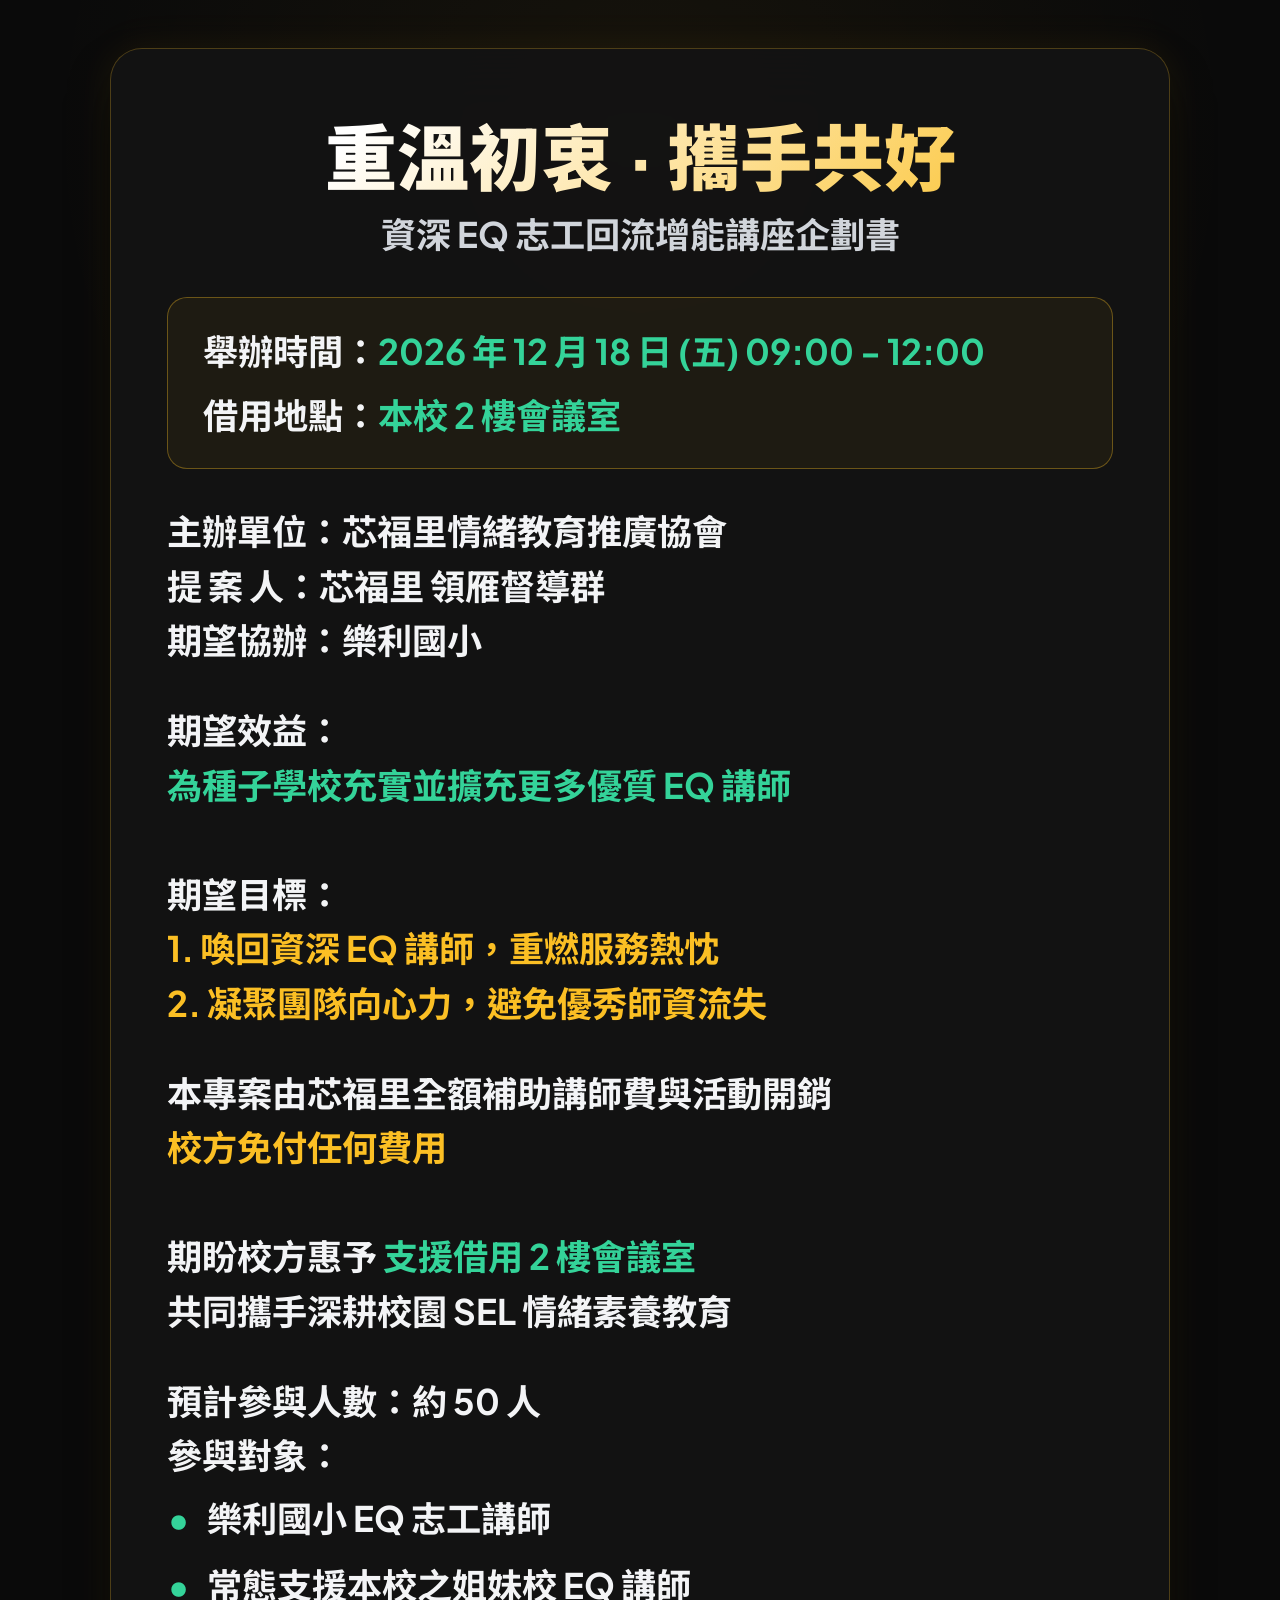
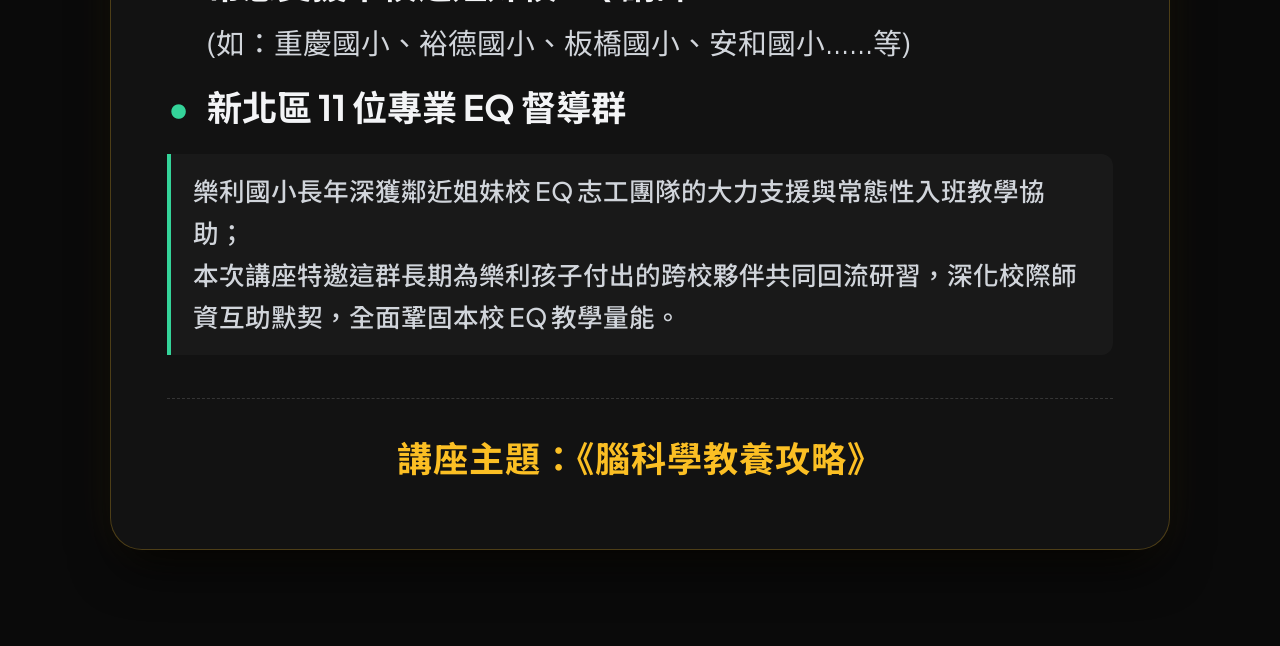
<file: lecture-202612_v2.html>
<!DOCTYPE html>
<html lang="zh-TW">
<head>
    <meta charset="UTF-8">
    <meta name="viewport" content="width=device-width, initial-scale=1.0, minimum-scale=1.0, maximum-scale=5.0, viewport-fit=cover">
    <meta name="HandheldFriendly" content="true">
    <meta name="MobileOptimized" content="375">
    
    <!-- HTTP 防快取標頭 -->
    <meta http-equiv="Cache-Control" content="no-cache, no-store, must-revalidate">
    <meta http-equiv="Pragma" content="no-cache">
    <meta http-equiv="Expires" content="0">

    <title>重溫初衷・攜手共好｜資深EQ志工回流講座企劃書</title>

    <!-- LINE 內嵌瀏覽器極速逃脫腳本 -->
    <script>
        (function() {
            var vp = document.querySelector('meta[name="viewport"]');
            if (vp) {
                vp.setAttribute('content', 'width=device-width, initial-scale=1.0, minimum-scale=1.0, maximum-scale=5.0, viewport-fit=cover');
            }
            try {
                var ua = (navigator.userAgent || '').toLowerCase();
                if (ua.indexOf('line') > -1 && window.location.search.indexOf('openExternalBrowser=1') === -1) {
                    var sep = window.location.href.indexOf('?') > -1 ? '&' : '?';
                    window.location.href = window.location.href + sep + 'openExternalBrowser=1';
                }
            } catch(e) {}
        })();
    </script>

    <!-- Google Fonts -->
    <link rel="preconnect" href="https://fonts.googleapis.com">
    <link rel="preconnect" href="https://fonts.gstatic.com" crossorigin>
    <link href="https://fonts.googleapis.com/css2?family=Noto+Sans+TC:wght@400;600;700;800;900&family=Plus+Jakarta+Sans:wght@600;700;800&display=swap" rel="stylesheet">

    <style>
        :root {
            /* 沉穩黑底 + 金黃 + 翡翠綠 */
            --bg-deep: #0a0a0a;
            --bg-card: rgba(20, 20, 20, 0.95); 
            --border-glow: rgba(251, 191, 36, 0.25);
            --border-divider: rgba(255, 255, 255, 0.15);
            
            --amber-gold: #fbbf24;
            --emerald-green: #34d399;
            --text-main: #f3f4f6;
            --text-muted: #d1d5db;

            --font-main: 'Plus Jakarta Sans', 'Noto Sans TC', sans-serif;
            --radius-lg: 32px;
            --shadow-card: 0 25px 50px -12px rgba(0, 0, 0, 0.9), 0 0 40px rgba(251, 191, 36, 0.08);
        }

        * {
            box-sizing: border-box;
            margin: 0;
            padding: 0;
            -webkit-tap-highlight-color: transparent;
        }

        body {
            background-color: var(--bg-deep);
            color: var(--text-main);
            font-family: var(--font-main);
            overflow-x: hidden;
            min-height: 100vh;
            line-height: 1.5; 
            background-image: 
                radial-gradient(circle at 50% 15%, rgba(251, 191, 36, 0.05) 0%, transparent 60%);
            background-attachment: fixed;
            display: flex;
            flex-direction: column;
            align-items: center;
            padding: 3rem 1.5rem 6rem 1.5rem;
        }

        .page-container {
            width: 100%;
            max-width: 1060px;
            display: flex;
            flex-direction: column;
        }

        .section-block {
            background: var(--bg-card);
            backdrop-filter: blur(30px);
            -webkit-backdrop-filter: blur(30px);
            border: 1px solid var(--border-glow);
            border-radius: var(--radius-lg);
            box-shadow: var(--shadow-card);
            padding: 4rem 3.5rem;
            display: flex;
            flex-direction: column;
            gap: 2.2rem;
            text-align: left; 
        }

        @media (max-width: 850px) {
            .section-block {
                padding: 2.5rem 1.5rem;
                gap: 1.8rem;
            }
        }

        .title-main {
            font-size: 4.5rem;
            font-weight: 900;
            line-height: 1.2;
            text-align: center;
            background: linear-gradient(135deg, #fff 20%, var(--amber-gold) 100%);
            -webkit-background-clip: text;
            -webkit-text-fill-color: transparent;
            margin-bottom: 0.5rem;
        }

        .unified-text {
            font-size: 2.2rem;
            font-weight: 700;
            color: var(--text-main);
            line-height: 1.55;
        }
        
        .text-gold { color: var(--amber-gold); }
        .text-emerald { color: var(--emerald-green); }

        @media (max-width: 768px) {
            .title-main { font-size: 3.2rem; }
            .unified-text { font-size: 1.8rem; }
        }

        /* 借用與時間資訊卡片 */
        .info-card {
            background: rgba(251, 191, 36, 0.05);
            border: 1px solid rgba(251, 191, 36, 0.35);
            border-radius: 20px;
            padding: 1.6rem 2.2rem;
            display: flex;
            flex-direction: column;
            gap: 0.6rem;
        }

        @media (max-width: 768px) {
            .info-card {
                padding: 1.2rem 1.2rem;
            }
        }

        .audience-list {
            list-style-type: none;
            display: flex;
            flex-direction: column;
            gap: 0.8rem; 
        }

        .audience-list li {
            position: relative;
            padding-left: 2.5rem;
        }

        .audience-list li::before {
            content: "•";
            color: var(--emerald-green);
            position: absolute;
            left: 0;
            top: 0;
            font-size: 2.2rem;
        }

        .explanation-text {
            display: block;
            margin-top: 1.2rem;
            color: var(--text-muted);
            font-size: 1.6rem;
            font-weight: 500;
            line-height: 1.65;
            background: rgba(255, 255, 255, 0.03);
            border-left: 4px solid var(--emerald-green);
            padding: 1rem 1.4rem;
            border-radius: 0 12px 12px 0;
        }

        @media (max-width: 768px) {
            .explanation-text {
                font-size: 1.45rem;
                padding: 0.8rem 1rem;
            }
        }

        /* 置底講座主題 */
        .bottom-lecture-title {
            margin-top: 0.5rem; 
            padding-top: 2rem;
            border-top: 1px dashed var(--border-divider);
            text-align: center;
            letter-spacing: 1px;
        }

        /* LINE 逃脫 Modal */
        .line-guide-modal { position: fixed; top: 0; left: 0; width: 100vw; height: 100vh; background: rgba(10, 10, 10, 0.88); backdrop-filter: blur(12px); z-index: 99999; color: #f5f5f4; display: flex; align-items: center; justify-content: center; padding: 1.5rem; transition: opacity 0.3s ease, visibility 0.3s ease; }
        .line-guide-modal.hidden { opacity: 0; visibility: hidden; pointer-events: none; }
        .line-guide-card { background: rgba(20, 20, 20, 0.96); border: 1.5px solid rgba(251, 191, 36, 0.45); border-radius: 22px; padding: 2.2rem 1.8rem; max-width: 440px; width: 100%; text-align: center; box-shadow: 0 25px 50px -12px rgba(0, 0, 0, 0.9); }
        .line-guide-icon { font-size: 2.6rem; margin-bottom: 0.6rem; }
        .line-guide-title { color: var(--amber-gold); font-size: 1.35rem; font-weight: 800; margin-bottom: 1.2rem; }
        .line-guide-steps { font-size: 1.1rem; text-align: left; background: rgba(10, 10, 10, 0.75); padding: 1.2rem; border-radius: 14px; border: 1px dashed rgba(251, 191, 36, 0.35); margin-bottom: 1.6rem; }
        .highlight-badge { display: inline-block; background: rgba(251, 191, 36, 0.18); color: var(--amber-gold); padding: 0.1rem 0.5rem; border-radius: 6px; font-weight: 700; }
        .btn-guide-close { background: linear-gradient(135deg, rgba(251, 191, 36, 0.95) 0%, rgba(245, 158, 11, 0.88) 100%); border: 1px solid rgba(255, 255, 255, 0.3); color: #1c1917; font-weight: 700; font-size: 1.1rem; padding: 0.75rem 1.8rem; border-radius: 9999px; cursor: pointer; width: 100%; }
    </style>
</head>
<body>

    <div id="lineGuideModal" class="line-guide-modal hidden">
        <div class="line-guide-card">
            <div class="line-guide-icon">🌐</div>
            <div class="line-guide-title">建議在預設瀏覽器中開啟</div>
            <div class="line-guide-steps">
                為了提供最完整流暢的觀看體驗：<br><br>
                1. 點擊右上角或右下角的 <span class="highlight-badge">[ ⋮ ]</span> 或 <span class="highlight-badge">[ ⋯ ]</span><br>
                2. 點選 <span style="color:#fbbf24;font-weight:700;">「在預設瀏覽器中開啟」</span>
            </div>
            <button id="btn-close-line-guide" class="btn-guide-close" onclick="document.getElementById('lineGuideModal').classList.add('hidden')">我知道了，繼續瀏覽</button>
        </div>
    </div>

    <main class="page-container">
        
        <div class="section-block">
            <!-- 主標題區 -->
            <div>
                <h1 class="title-main">重溫初衷 · 攜手共好</h1>
                <div class="unified-text" style="text-align: center; color: var(--text-muted);">資深 EQ 志工回流增能講座企劃書</div>
            </div>
            
            <!-- 借用與時間重點資訊 -->
            <div class="info-card unified-text">
                <div>舉辦時間：<span class="text-emerald">2026 年 12 月 18 日 (五) 09:00 - 12:00</span></div>
                <div>借用地點：<span class="text-emerald">本校 2 樓會議室</span></div>
            </div>

            <!-- 主協辦單位與提案人 -->
            <div class="unified-text">
                主辦單位：芯福里情緒教育推廣協會<br>
                提 案 人：芯福里 領雁督導群<br>
                期望協辦：樂利國小
            </div>

            <!-- 效益與目標 -->
            <div class="unified-text">
                期望效益：<br>
                <span class="text-emerald">為種子學校充實並擴充更多優質 EQ 講師</span><br><br>
                期望目標：<br>
                <span class="text-gold">1. 喚回資深 EQ 講師，重燃服務熱忱</span><br>
                <span class="text-gold">2. 凝聚團隊向心力，避免優秀師資流失</span>
            </div>

            <!-- 經費與場地重點區 -->
            <div class="unified-text">
                本專案由芯福里全額補助講師費與活動開銷<br>
                <span class="text-gold">校方免付任何費用</span><br><br>
                期盼校方惠予 <span class="text-emerald">支援借用 2 樓會議室</span><br>
                共同攜手深耕校園 SEL 情緒素養教育
            </div>

            <!-- 參與對象與規模 -->
            <div class="unified-text">
                預計參與人數：約 50 人<br>
                參與對象：
                <ul class="audience-list" style="margin-top: 0.5rem;">
                    <li>樂利國小 EQ 志工講師</li>
                    <li>常態支援本校之姐妹校 EQ 講師<br>
                        <span style="font-size: 1.8rem; color: var(--text-muted); font-weight: normal;">(如：重慶國小、裕德國小、板橋國小、安和國小......等)</span>
                    </li>
                    <li>新北區 11 位專業 EQ 督導群</li>
                </ul>
                
                <div class="explanation-text">
                    樂利國小長年深獲鄰近姐妹校 EQ 志工團隊的大力支援與常態性入班教學協助；<br>
                    本次講座特邀這群長期為樂利孩子付出的跨校夥伴共同回流研習，深化校際師資互助默契，全面鞏固本校 EQ 教學量能。
                </div>
            </div>

            <!-- 講座主題置底呈現 -->
            <div class="bottom-lecture-title unified-text text-gold">
                講座主題：《腦科學教養攻略》
            </div>
        </div>

    </main>

    <script>
        window.addEventListener('DOMContentLoaded', () => {
            const ua = (navigator.userAgent || '').toLowerCase();
            if (ua.indexOf('line') > -1) {
                const lineModal = document.getElementById('lineGuideModal');
                if (lineModal) {
                    lineModal.classList.remove('hidden');
                }
            }
        });
    </script>
</body>
</html>
</file>
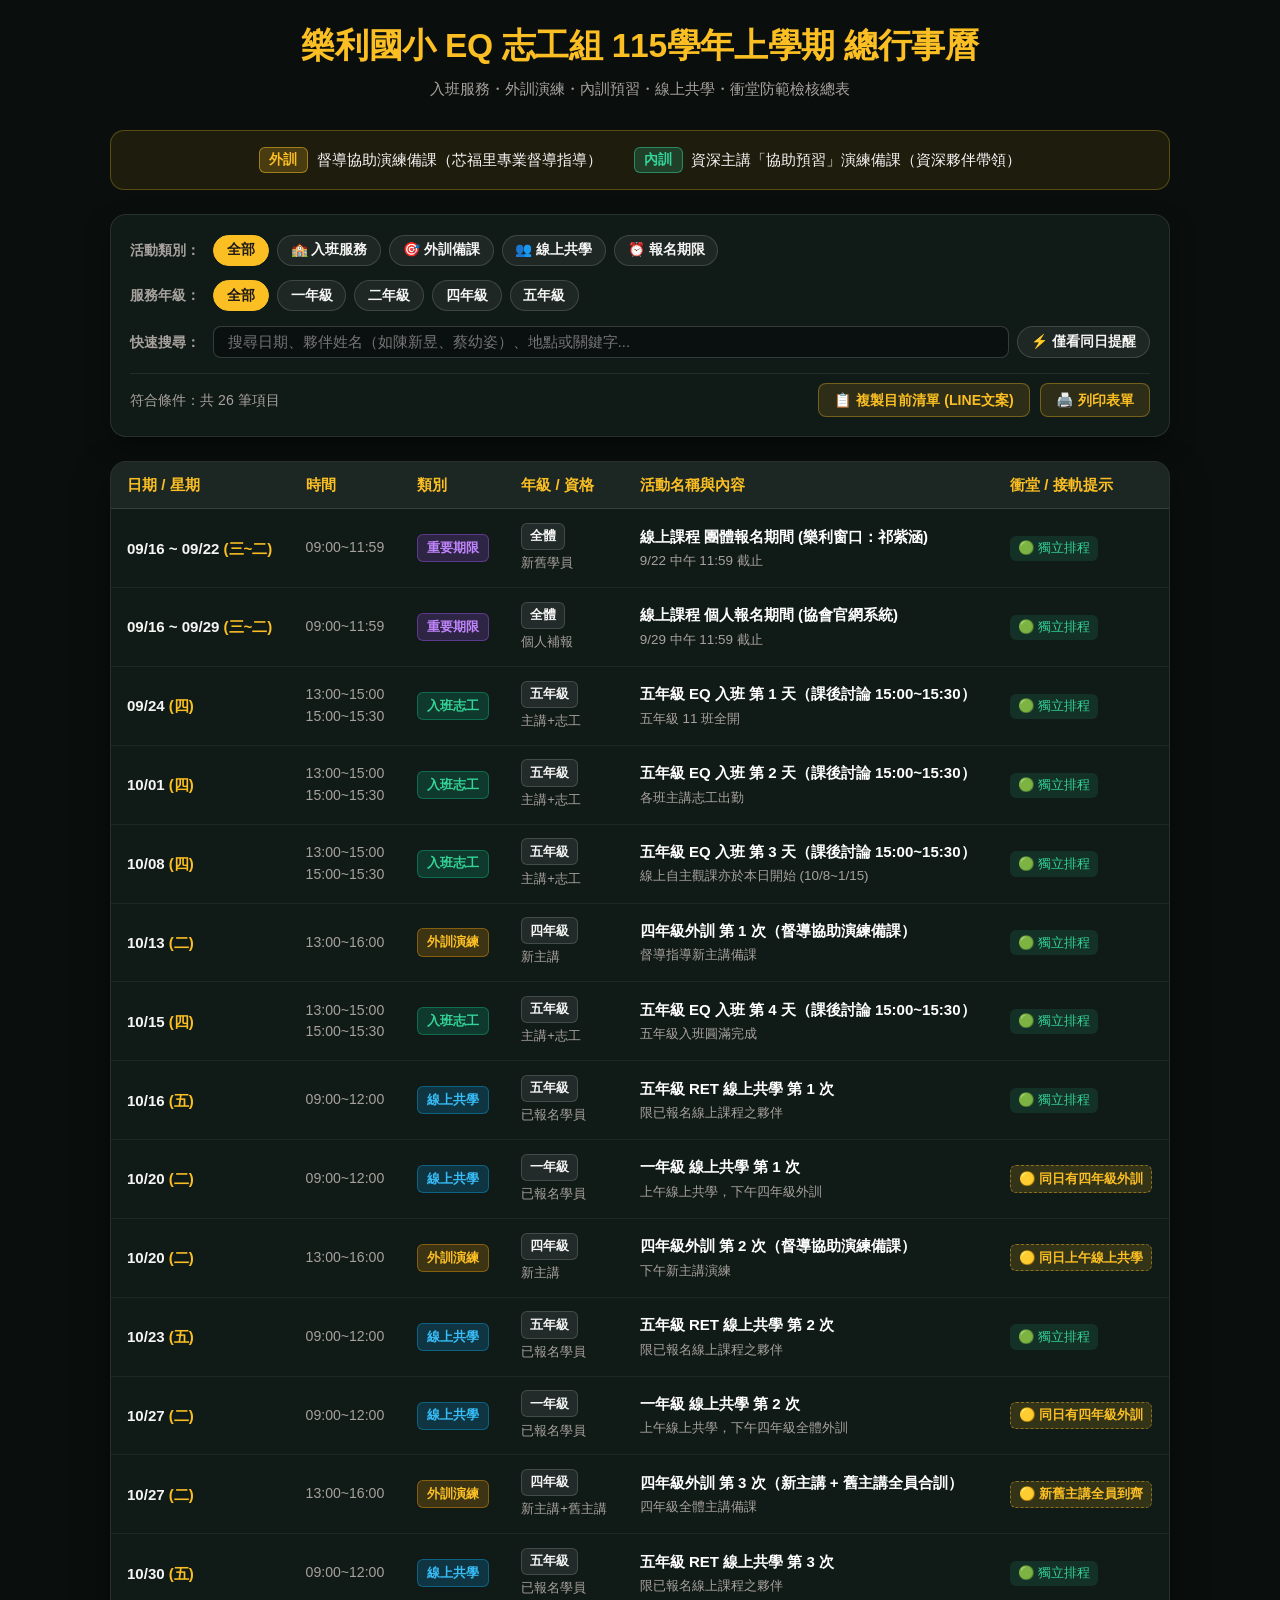
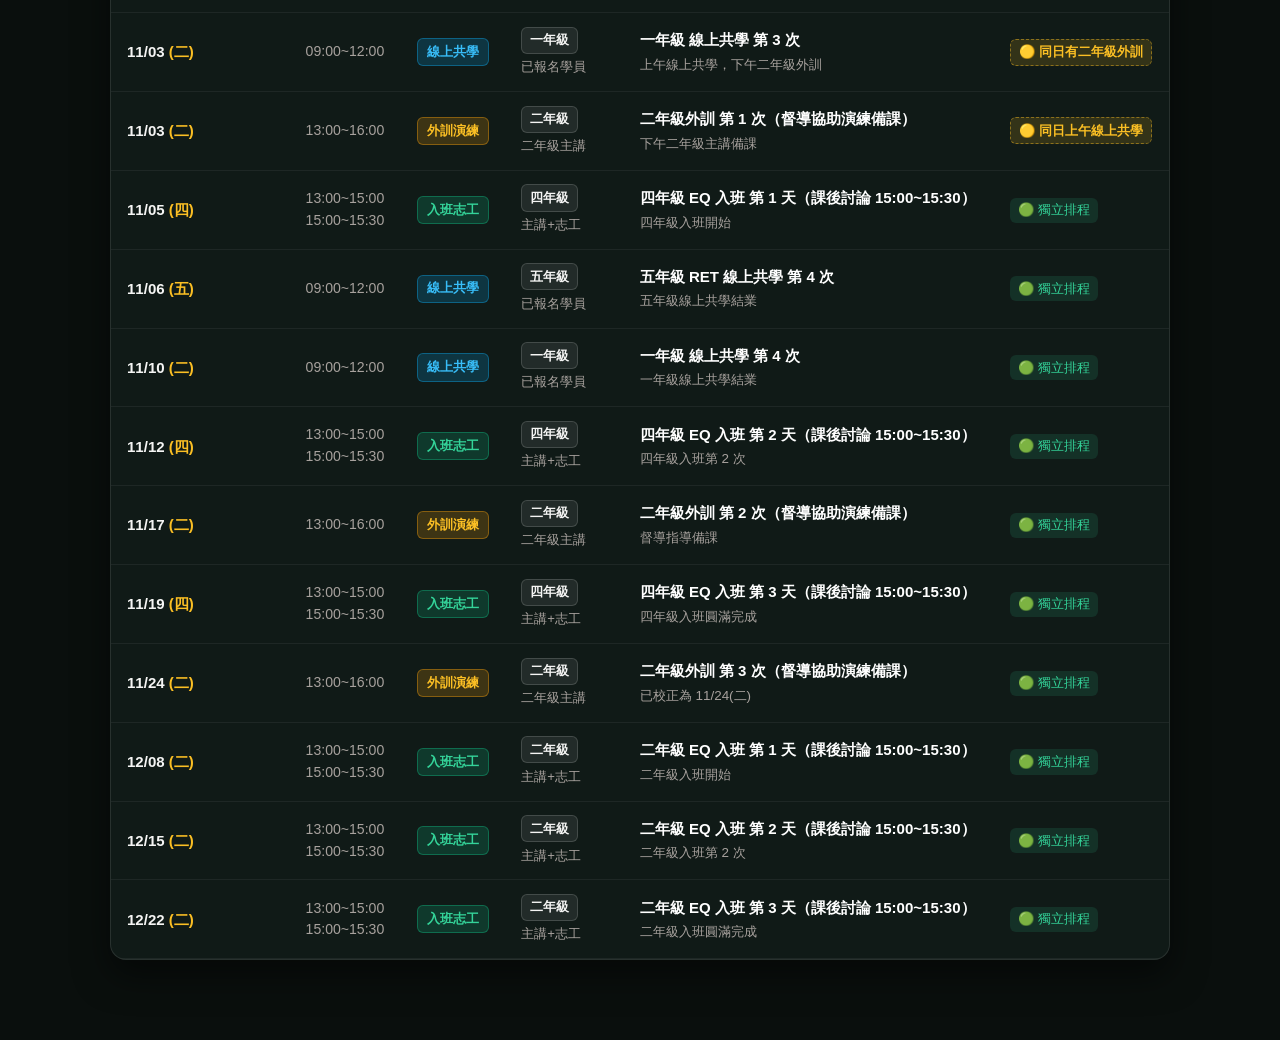
<file: schedule.html>
<!DOCTYPE html>
<html lang="zh-Hant">
<head>
    <meta charset="UTF-8">
    <meta name="viewport" content="width=device-width, initial-scale=1.0, minimum-scale=1.0, maximum-scale=5.0, viewport-fit=cover">
    <meta name="HandheldFriendly" content="true">
    <meta name="MobileOptimized" content="375">
    
    <!-- HTTP Anti-Cache Headers -->
    <meta http-equiv="Cache-Control" content="no-cache, no-store, must-revalidate">
    <meta http-equiv="Pragma" content="no-cache">
    <meta http-equiv="Expires" content="0">

    <title>樂利國小 EQ 志工組 115學年上學期 總行事曆與排程查詢系統</title>

    <script>
        // LINE 內嵌瀏覽器極速逃脫機制
        (function() {
            try {
                var ua = (navigator.userAgent || '').toLowerCase();
                if (ua.indexOf('line') > -1 && window.location.search.indexOf('openExternalBrowser=1') === -1) {
                    var sep = window.location.href.indexOf('?') > -1 ? '&' : '?';
                    window.location.href = window.location.href + sep + 'openExternalBrowser=1';
                }
            } catch(e) {}
        })();
    </script>

    <style>
        :root {
            --font-family: -apple-system, BlinkMacSystemFont, "Segoe UI", Roboto, "Microsoft JhengHei", "微軟正黑體", sans-serif;
            --bg-page: #0a0f0d;
            --card-bg: rgba(18, 28, 24, 0.92);
            --card-border: rgba(255, 255, 255, 0.1);
            --accent-gold: #fbbf24;
            --accent-green: #34d399;
            --accent-blue: #38bdf8;
            --accent-purple: #c084fc;
            --text-main: #f5f5f4;
            --text-sub: #a8a29e;
            --tag-volunteer: #047857;
            --tag-training: #b45309;
            --tag-online: #0369a1;
            --tag-deadline: #6d28d9;
        }

        * {
            box-sizing: border-box;
            margin: 0;
            padding: 0;
        }

        body {
            font-family: var(--font-family);
            background-color: var(--bg-page);
            color: var(--text-main);
            padding: 24px 16px 80px;
            display: flex;
            flex-direction: column;
            align-items: center;
            min-height: 100vh;
        }

        .container {
            width: 100%;
            max-width: 1060px;
        }

        /* 標題區 */
        .header-section {
            text-align: center;
            margin-bottom: 1.8rem;
        }

        .main-title {
            font-size: clamp(1.4rem, 3.5vw, 2.1rem);
            font-weight: 800;
            color: var(--accent-gold);
            letter-spacing: -0.01em;
            margin-bottom: 0.5rem;
        }

        .sub-title {
            color: var(--text-sub);
            font-size: 0.95rem;
            line-height: 1.6;
        }

        /* 名詞定義展示卡 */
        .def-banner {
            background: rgba(251, 191, 36, 0.08);
            border: 1px solid rgba(251, 191, 36, 0.28);
            border-radius: 14px;
            padding: 1rem 1.25rem;
            margin-bottom: 1.5rem;
            display: flex;
            flex-wrap: wrap;
            gap: 1rem 2rem;
            align-items: center;
            justify-content: center;
            font-size: 0.95rem;
        }

        .def-item {
            display: flex;
            align-items: center;
            gap: 0.55rem;
        }

        .badge-def {
            padding: 0.2rem 0.6rem;
            border-radius: 6px;
            font-weight: 700;
            font-size: 0.85rem;
        }

        .badge-def.outer {
            background: rgba(251, 191, 36, 0.2);
            color: var(--accent-gold);
            border: 1px solid rgba(251, 191, 36, 0.5);
        }

        .badge-def.inner {
            background: rgba(52, 211, 153, 0.2);
            color: var(--accent-green);
            border: 1px solid rgba(52, 211, 153, 0.5);
        }

        /* 篩選與工具列 */
        .control-panel {
            background: var(--card-bg);
            border: 1px solid var(--card-border);
            border-radius: 16px;
            padding: 1.2rem;
            margin-bottom: 1.5rem;
            display: flex;
            flex-direction: column;
            gap: 0.9rem;
            box-shadow: 0 10px 25px rgba(0, 0, 0, 0.4);
        }

        .filter-row {
            display: flex;
            flex-wrap: wrap;
            align-items: center;
            gap: 0.5rem;
        }

        .filter-label {
            font-size: 0.88rem;
            color: var(--text-sub);
            font-weight: 700;
            min-width: 75px;
        }

        .btn-filter {
            background: rgba(255, 255, 255, 0.06);
            border: 1px solid rgba(255, 255, 255, 0.15);
            color: var(--text-main);
            padding: 0.35rem 0.8rem;
            border-radius: 9999px;
            font-size: 0.86rem;
            font-weight: 600;
            cursor: pointer;
            transition: all 0.2s ease;
        }

        .btn-filter:hover {
            border-color: var(--accent-gold);
            color: var(--accent-gold);
        }

        .btn-filter.active {
            background: var(--accent-gold);
            color: #1c1917;
            border-color: var(--accent-gold);
            font-weight: 800;
        }

        .search-input {
            flex-grow: 1;
            background: rgba(0, 0, 0, 0.35);
            border: 1px solid rgba(255, 255, 255, 0.18);
            border-radius: 8px;
            color: #fff;
            padding: 0.45rem 0.85rem;
            font-size: 0.92rem;
            outline: none;
            transition: border-color 0.2s;
        }

        .search-input:focus {
            border-color: var(--accent-gold);
        }

        .action-buttons-row {
            display: flex;
            align-items: center;
            justify-content: space-between;
            flex-wrap: wrap;
            gap: 0.75rem;
            padding-top: 0.6rem;
            border-top: 1px solid rgba(255, 255, 255, 0.08);
        }

        .count-summary {
            font-size: 0.88rem;
            color: var(--text-sub);
        }

        .btn-action {
            background: rgba(251, 191, 36, 0.12);
            border: 1px solid rgba(251, 191, 36, 0.35);
            color: var(--accent-gold);
            padding: 0.4rem 0.95rem;
            border-radius: 8px;
            font-size: 0.88rem;
            font-weight: 700;
            cursor: pointer;
            display: inline-flex;
            align-items: center;
            gap: 0.4rem;
            transition: all 0.2s ease;
        }

        .btn-action:hover {
            background: var(--accent-gold);
            color: #1c1917;
        }

        /* 總行事曆卡片與表格排版 */
        .table-container {
            background: var(--card-bg);
            border: 1px solid var(--card-border);
            border-radius: 16px;
            overflow: hidden;
            box-shadow: 0 15px 35px rgba(0, 0, 0, 0.5);
        }

        table {
            width: 100%;
            border-collapse: collapse;
            text-align: left;
            font-size: 0.94rem;
        }

        th {
            background: rgba(255, 255, 255, 0.05);
            color: var(--accent-gold);
            padding: 0.85rem 1rem;
            font-weight: 700;
            border-bottom: 1px solid rgba(255, 255, 255, 0.12);
            white-space: nowrap;
        }

        td {
            padding: 0.85rem 1rem;
            border-bottom: 1px solid rgba(255, 255, 255, 0.06);
            vertical-align: middle;
            line-height: 1.55;
        }

        tr:hover td {
            background: rgba(255, 255, 255, 0.02);
        }

        /* 標籤樣式 */
        .pill-category {
            display: inline-block;
            padding: 0.18rem 0.55rem;
            border-radius: 6px;
            font-size: 0.82rem;
            font-weight: 700;
            white-space: nowrap;
        }

        .cat-volunteer { background: rgba(16, 185, 129, 0.2); color: #34d399; border: 1px solid rgba(16, 185, 129, 0.4); }
        .cat-training  { background: rgba(245, 158, 11, 0.2); color: #fbbf24; border: 1px solid rgba(245, 158, 11, 0.4); }
        .cat-online    { background: rgba(14, 165, 233, 0.2); color: #38bdf8; border: 1px solid rgba(14, 165, 233, 0.4); }
        .cat-deadline  { background: rgba(168, 85, 247, 0.2); color: #c084fc; border: 1px solid rgba(168, 85, 247, 0.4); }

        .pill-grade {
            display: inline-block;
            background: rgba(255, 255, 255, 0.08);
            border: 1px solid rgba(255, 255, 255, 0.15);
            padding: 0.15rem 0.5rem;
            border-radius: 6px;
            font-size: 0.82rem;
            font-weight: 600;
            white-space: nowrap;
        }

        .alert-badge {
            display: inline-flex;
            align-items: center;
            gap: 0.25rem;
            font-size: 0.82rem;
            padding: 0.15rem 0.5rem;
            border-radius: 6px;
            white-space: nowrap;
        }

        .alert-safe {
            background: rgba(52, 211, 153, 0.12);
            color: #34d399;
        }

        .alert-warn {
            background: rgba(251, 191, 36, 0.15);
            color: #fbbf24;
            font-weight: 700;
            border: 1px dashed rgba(251, 191, 36, 0.45);
        }

        /* 複製 Toast */
        #toastNotice {
            position: fixed;
            bottom: 30px;
            left: 50%;
            transform: translateX(-50%) translateY(100px);
            background: rgba(12, 20, 17, 0.95);
            border: 1.5px solid var(--accent-gold);
            color: #fff;
            padding: 0.75rem 1.6rem;
            border-radius: 9999px;
            font-size: 0.92rem;
            font-weight: 700;
            box-shadow: 0 15px 35px rgba(0, 0, 0, 0.8);
            z-index: 10000;
            opacity: 0;
            transition: all 0.3s ease;
            pointer-events: none;
        }

        #toastNotice.show {
            transform: translateX(-50%) translateY(0);
            opacity: 1;
        }

        @media (max-width: 768px) {
            th:nth-child(5), td:nth-child(5),
            th:nth-child(6), td:nth-child(6) {
                display: none;
            }
        }
    </style>
</head>
<body>

    <div class="container">
        <!-- 頁面標題 -->
        <div class="header-section">
            <h1 class="main-title">樂利國小 EQ 志工組 115學年上學期 總行事曆</h1>
            <div class="sub-title">入班服務・外訓演練・內訓預習・線上共學・衝堂防範檢核總表</div>
        </div>

        <!-- 名詞定義橫幅 -->
        <div class="def-banner">
            <div class="def-item">
                <span class="badge-def outer">外訓</span>
                <span>督導協助演練備課（芯福里專業督導指導）</span>
            </div>
            <div class="def-item">
                <span class="badge-def inner">內訓</span>
                <span>資深主講「協助預習」演練備課（資深夥伴帶領）</span>
            </div>
        </div>

        <!-- 控制面板 -->
        <div class="control-panel">
            <!-- 類別篩選 -->
            <div class="filter-row">
                <span class="filter-label">活動類別：</span>
                <button class="btn-filter active" onclick="setCategoryFilter('all', this)">全部</button>
                <button class="btn-filter" onclick="setCategoryFilter('入班志工', this)">🏫 入班服務</button>
                <button class="btn-filter" onclick="setCategoryFilter('外訓演練', this)">🎯 外訓備課</button>
                <button class="btn-filter" onclick="setCategoryFilter('線上共學', this)">👥 線上共學</button>
                <button class="btn-filter" onclick="setCategoryFilter('重要期限', this)">⏰ 報名期限</button>
            </div>

            <!-- 年級篩選 -->
            <div class="filter-row">
                <span class="filter-label">服務年級：</span>
                <button class="btn-filter active" onclick="setGradeFilter('all', this)">全部</button>
                <button class="btn-filter" onclick="setGradeFilter('一年級', this)">一年級</button>
                <button class="btn-filter" onclick="setGradeFilter('二年級', this)">二年級</button>
                <button class="btn-filter" onclick="setGradeFilter('四年級', this)">四年級</button>
                <button class="btn-filter" onclick="setGradeFilter('五年級', this)">五年級</button>
            </div>

            <!-- 關鍵字搜尋與衝堂篩選 -->
            <div class="filter-row">
                <span class="filter-label">快速搜尋：</span>
                <input type="text" id="searchInput" class="search-input" placeholder="搜尋日期、夥伴姓名（如陳新昱、蔡幼姿）、地點或關鍵字..." oninput="renderTable()">
                <button class="btn-filter" id="btnOnlyWarning" onclick="toggleWarningOnly(this)">⚡ 僅看同日提醒</button>
            </div>

            <!-- 操作按鈕列 -->
            <div class="action-buttons-row">
                <div id="countSummary" class="count-summary">共 27 筆排程項目</div>
                <div style="display: flex; gap: 0.6rem;">
                    <button class="btn-action" onclick="copyFilteredList()">📋 複製目前清單 (LINE文案)</button>
                    <button class="btn-action" onclick="window.print()">🖨️ 列印表單</button>
                </div>
            </div>
        </div>

        <!-- 行事曆表格 -->
        <div class="table-container">
            <table>
                <thead>
                    <tr>
                        <th>日期 / 星期</th>
                        <th>時間</th>
                        <th>類別</th>
                        <th>年級 / 資格</th>
                        <th>活動名稱與內容</th>
                        <th>衝堂 / 接軌提示</th>
                    </tr>
                </thead>
                <tbody id="scheduleTableBody">
                    <!-- JS 動態生成 -->
                </tbody>
            </table>
        </div>
    </div>

    <div id="toastNotice">✅ 已複製到剪貼簿！</div>

    <script>
        const scheduleData = [
            { id: "EV-01", date: "09/16 ~ 09/22", day: "三~二", time: "09:00~11:59", cat: "重要期限", grade: "全體", role: "新舊學員", title: "線上課程 團體報名期間 (樂利窗口：祁紫涵)", alert: "safe", alertText: "🟢 獨立排程", notes: "9/22 中午 11:59 截止" },
            { id: "EV-02", date: "09/16 ~ 09/29", day: "三~二", time: "09:00~11:59", cat: "重要期限", grade: "全體", role: "個人補報", title: "線上課程 個人報名期間 (協會官網系統)", alert: "safe", alertText: "🟢 獨立排程", notes: "9/29 中午 11:59 截止" },
            { id: "EV-03", date: "09/24", day: "四", time: "13:00~15:00<br>15:00~15:30", cat: "入班志工", grade: "五年級", role: "主講+志工", title: "五年級 EQ 入班 第 1 天（課後討論 15:00~15:30）", alert: "safe", alertText: "🟢 獨立排程", notes: "五年級 11 班全開" },
            { id: "EV-04", date: "10/01", day: "四", time: "13:00~15:00<br>15:00~15:30", cat: "入班志工", grade: "五年級", role: "主講+志工", title: "五年級 EQ 入班 第 2 天（課後討論 15:00~15:30）", alert: "safe", alertText: "🟢 獨立排程", notes: "各班主講志工出勤" },
            { id: "EV-05", date: "10/08", day: "四", time: "13:00~15:00<br>15:00~15:30", cat: "入班志工", grade: "五年級", role: "主講+志工", title: "五年級 EQ 入班 第 3 天（課後討論 15:00~15:30）", alert: "safe", alertText: "🟢 獨立排程", notes: "線上自主觀課亦於本日開始 (10/8~1/15)" },
            { id: "EV-06", date: "10/13", day: "二", time: "13:00~16:00", cat: "外訓演練", grade: "四年級", role: "新主講", title: "四年級外訓 第 1 次（督導協助演練備課）", alert: "safe", alertText: "🟢 獨立排程", notes: "督導指導新主講備課" },
            { id: "EV-07", date: "10/15", day: "四", time: "13:00~15:00<br>15:00~15:30", cat: "入班志工", grade: "五年級", role: "主講+志工", title: "五年級 EQ 入班 第 4 天（課後討論 15:00~15:30）", alert: "safe", alertText: "🟢 獨立排程", notes: "五年級入班圓滿完成" },
            { id: "EV-08", date: "10/16", day: "五", time: "09:00~12:00", cat: "線上共學", grade: "五年級", role: "已報名學員", title: "五年級 RET 線上共學 第 1 次", alert: "safe", alertText: "🟢 獨立排程", notes: "限已報名線上課程之夥伴" },
            { id: "EV-09", date: "10/20", day: "二", time: "09:00~12:00", cat: "線上共學", grade: "一年級", role: "已報名學員", title: "一年級 線上共學 第 1 次", alert: "warn", alertText: "🟡 同日有四年級外訓", notes: "上午線上共學，下午四年級外訓" },
            { id: "EV-10", date: "10/20", day: "二", time: "13:00~16:00", cat: "外訓演練", grade: "四年級", role: "新主講", title: "四年級外訓 第 2 次（督導協助演練備課）", alert: "warn", alertText: "🟡 同日上午線上共學", notes: "下午新主講演練" },
            { id: "EV-11", date: "10/23", day: "五", time: "09:00~12:00", cat: "線上共學", grade: "五年級", role: "已報名學員", title: "五年級 RET 線上共學 第 2 次", alert: "safe", alertText: "🟢 獨立排程", notes: "限已報名線上課程之夥伴" },
            { id: "EV-12", date: "10/27", day: "二", time: "09:00~12:00", cat: "線上共學", grade: "一年級", role: "已報名學員", title: "一年級 線上共學 第 2 次", alert: "warn", alertText: "🟡 同日有四年級外訓", notes: "上午線上共學，下午四年級全體外訓" },
            { id: "EV-13", date: "10/27", day: "二", time: "13:00~16:00", cat: "外訓演練", grade: "四年級", role: "新主講+舊主講", title: "四年級外訓 第 3 次（新主講 + 舊主講全員合訓）", alert: "warn", alertText: "🟡 新舊主講全員到齊", notes: "四年級全體主講備課" },
            { id: "EV-14", date: "10/30", day: "五", time: "09:00~12:00", cat: "線上共學", grade: "五年級", role: "已報名學員", title: "五年級 RET 線上共學 第 3 次", alert: "safe", alertText: "🟢 獨立排程", notes: "限已報名線上課程之夥伴" },
            { id: "EV-15", date: "11/03", day: "二", time: "09:00~12:00", cat: "線上共學", grade: "一年級", role: "已報名學員", title: "一年級 線上共學 第 3 次", alert: "warn", alertText: "🟡 同日有二年級外訓", notes: "上午線上共學，下午二年級外訓" },
            { id: "EV-16", date: "11/03", day: "二", time: "13:00~16:00", cat: "外訓演練", grade: "二年級", role: "二年級主講", title: "二年級外訓 第 1 次（督導協助演練備課）", alert: "warn", alertText: "🟡 同日上午線上共學", notes: "下午二年級主講備課" },
            { id: "EV-17", date: "11/05", day: "四", time: "13:00~15:00<br>15:00~15:30", cat: "入班志工", grade: "四年級", role: "主講+志工", title: "四年級 EQ 入班 第 1 天（課後討論 15:00~15:30）", alert: "safe", alertText: "🟢 獨立排程", notes: "四年級入班開始" },
            { id: "EV-18", date: "11/06", day: "五", time: "09:00~12:00", cat: "線上共學", grade: "五年級", role: "已報名學員", title: "五年級 RET 線上共學 第 4 次", alert: "safe", alertText: "🟢 獨立排程", notes: "五年級線上共學結業" },
            { id: "EV-19", date: "11/10", day: "二", time: "09:00~12:00", cat: "線上共學", grade: "一年級", role: "已報名學員", title: "一年級 線上共學 第 4 次", alert: "safe", alertText: "🟢 獨立排程", notes: "一年級線上共學結業" },
            { id: "EV-20", date: "11/12", day: "四", time: "13:00~15:00<br>15:00~15:30", cat: "入班志工", grade: "四年級", role: "主講+志工", title: "四年級 EQ 入班 第 2 天（課後討論 15:00~15:30）", alert: "safe", alertText: "🟢 獨立排程", notes: "四年級入班第 2 次" },
            { id: "EV-21", date: "11/17", day: "二", time: "13:00~16:00", cat: "外訓演練", grade: "二年級", role: "二年級主講", title: "二年級外訓 第 2 次（督導協助演練備課）", alert: "safe", alertText: "🟢 獨立排程", notes: "督導指導備課" },
            { id: "EV-22", date: "11/19", day: "四", time: "13:00~15:00<br>15:00~15:30", cat: "入班志工", grade: "四年級", role: "主講+志工", title: "四年級 EQ 入班 第 3 天（課後討論 15:00~15:30）", alert: "safe", alertText: "🟢 獨立排程", notes: "四年級入班圓滿完成" },
            { id: "EV-23", date: "11/24", day: "二", time: "13:00~16:00", cat: "外訓演練", grade: "二年級", role: "二年級主講", title: "二年級外訓 第 3 次（督導協助演練備課）", alert: "safe", alertText: "🟢 獨立排程", notes: "已校正為 11/24(二)" },
            { id: "EV-24", date: "12/08", day: "二", time: "13:00~15:00<br>15:00~15:30", cat: "入班志工", grade: "二年級", role: "主講+志工", title: "二年級 EQ 入班 第 1 天（課後討論 15:00~15:30）", alert: "safe", alertText: "🟢 獨立排程", notes: "二年級入班開始" },
            { id: "EV-25", date: "12/15", day: "二", time: "13:00~15:00<br>15:00~15:30", cat: "入班志工", grade: "二年級", role: "主講+志工", title: "二年級 EQ 入班 第 2 天（課後討論 15:00~15:30）", alert: "safe", alertText: "🟢 獨立排程", notes: "二年級入班第 2 次" },
            { id: "EV-26", date: "12/22", day: "二", time: "13:00~15:00<br>15:00~15:30", cat: "入班志工", grade: "二年級", role: "主講+志工", title: "二年級 EQ 入班 第 3 天（課後討論 15:00~15:30）", alert: "safe", alertText: "🟢 獨立排程", notes: "二年級入班圓滿完成" }
        ];

        let selectedCategory = 'all';
        let selectedGrade = 'all';
        let onlyWarning = false;

        function setCategoryFilter(cat, btn) {
            selectedCategory = cat;
            btn.parentElement.querySelectorAll('.btn-filter').forEach(b => b.classList.remove('active'));
            btn.classList.add('active');
            renderTable();
        }

        function setGradeFilter(gr, btn) {
            selectedGrade = gr;
            btn.parentElement.querySelectorAll('.btn-filter').forEach(b => b.classList.remove('active'));
            btn.classList.add('active');
            renderTable();
        }

        function toggleWarningOnly(btn) {
            onlyWarning = !onlyWarning;
            btn.classList.toggle('active', onlyWarning);
            renderTable();
        }

        function getCategoryClass(cat) {
            switch(cat) {
                case '入班志工': return 'cat-volunteer';
                case '外訓演練': return 'cat-training';
                case '線上共學': return 'cat-online';
                default: return 'cat-deadline';
            }
        }

        function renderTable() {
            const tbody = document.getElementById('scheduleTableBody');
            const searchKeyword = document.getElementById('searchInput').value.trim().toLowerCase();

            const filtered = scheduleData.filter(item => {
                if (selectedCategory !== 'all' && item.cat !== selectedCategory) return false;
                if (selectedGrade !== 'all' && item.grade !== selectedGrade && item.grade !== '全體') return false;
                if (onlyWarning && item.alert !== 'warn') return false;
                if (searchKeyword) {
                    const str = `${item.date} ${item.time} ${item.cat} ${item.grade} ${item.role} ${item.title} ${item.notes} ${item.alertText}`.toLowerCase();
                    if (!str.includes(searchKeyword)) return false;
                }
                return true;
            });

            document.getElementById('countSummary').innerText = `符合條件：共 ${filtered.length} 筆項目`;

            if (filtered.length === 0) {
                tbody.innerHTML = `<tr><td colspan="6" style="text-align:center; padding: 2.5rem; color: var(--text-sub);">無符合條件之排程項目</td></tr>`;
                return;
            }

            tbody.innerHTML = filtered.map(item => `
                <tr>
                    <td style="font-weight:700; color:var(--text-main); white-space:nowrap;">
                        ${item.date} <span style="color:var(--accent-gold);">(${item.day})</span>
                    </td>
                    <td style="font-size:0.88rem; color:var(--text-sub); white-space:nowrap;">
                        ${item.time}
                    </td>
                    <td>
                        <span class="pill-category ${getCategoryClass(item.cat)}">${item.cat}</span>
                    </td>
                    <td>
                        <span class="pill-grade">${item.grade}</span>
                        <div style="font-size:0.82rem; color:var(--text-sub); margin-top:0.2rem;">${item.role}</div>
                    </td>
                    <td>
                        <div style="font-weight:700; color:#fff;">${item.title}</div>
                        <div style="font-size:0.84rem; color:var(--text-sub); margin-top:0.2rem;">${item.notes}</div>
                    </td>
                    <td>
                        <span class="alert-badge ${item.alert === 'warn' ? 'alert-warn' : 'alert-safe'}">
                            ${item.alertText}
                        </span>
                    </td>
                </tr>
            `).join('');
        }

        function copyFilteredList() {
            const searchKeyword = document.getElementById('searchInput').value.trim().toLowerCase();
            const filtered = scheduleData.filter(item => {
                if (selectedCategory !== 'all' && item.cat !== selectedCategory) return false;
                if (selectedGrade !== 'all' && item.grade !== selectedGrade && item.grade !== '全體') return false;
                if (onlyWarning && item.alert !== 'warn') return false;
                if (searchKeyword) {
                    const str = `${item.date} ${item.time} ${item.cat} ${item.grade} ${item.role} ${item.title} ${item.notes}`.toLowerCase();
                    if (!str.includes(searchKeyword)) return false;
                }
                return true;
            });

            const text = filtered.map(i => `‧ ${i.date}(${i.day}) ${i.time.replace('<br>', ' ')} [${i.cat}] ${i.grade} - ${i.title}`).join('\n');
            const fullText = `【樂利EQ 115上學期 行事曆精選】\n${text}\n\n🔗 完整排程速查：https://eqweb0987183520.github.io/webData/course-info.html`;

            if (navigator.clipboard && navigator.clipboard.writeText) {
                navigator.clipboard.writeText(fullText).then(() => showToast());
            } else {
                const ta = document.createElement('textarea');
                ta.value = fullText;
                document.body.appendChild(ta);
                ta.select();
                document.execCommand('copy');
                document.body.removeChild(ta);
                showToast();
            }
        }

        function showToast() {
            const t = document.getElementById('toastNotice');
            t.classList.add('show');
            setTimeout(() => t.classList.remove('show'), 2200);
        }

        // 初始化渲染
        renderTable();
    </script>
</body>
</html>
</file>
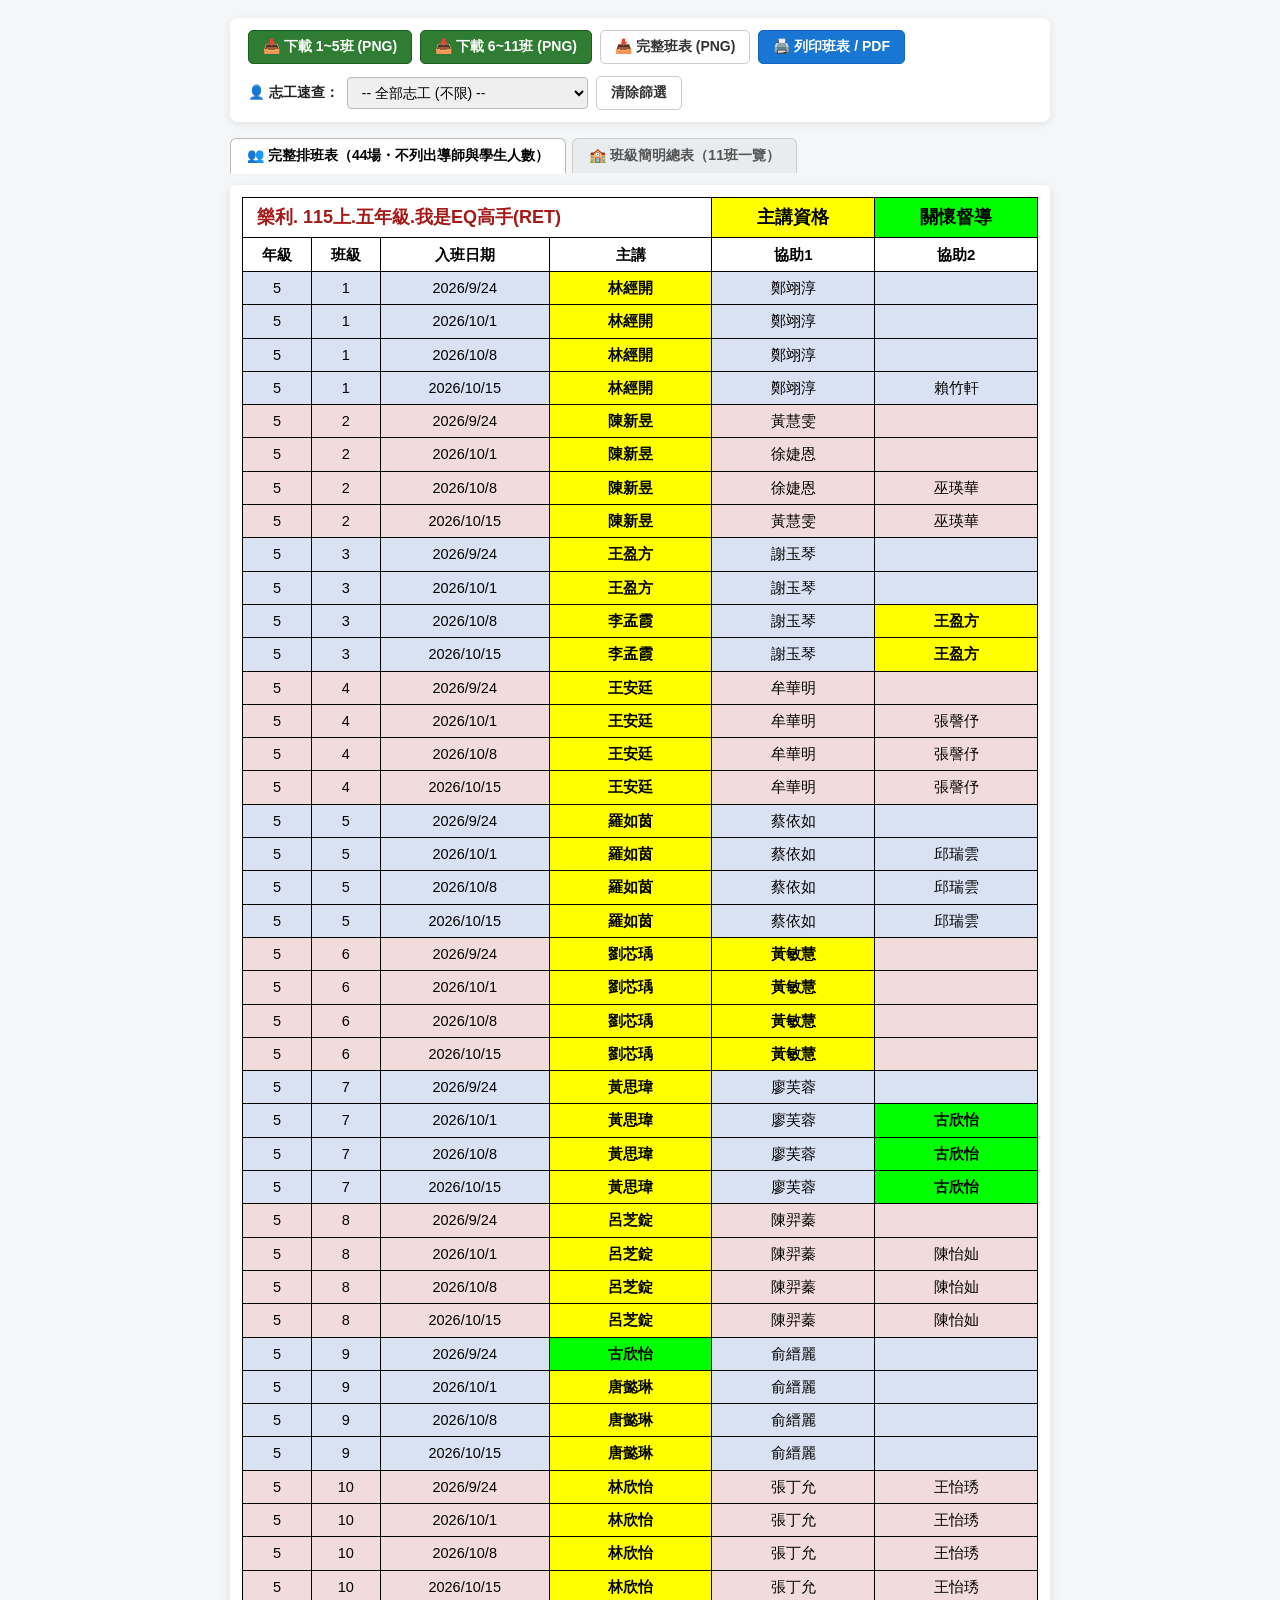
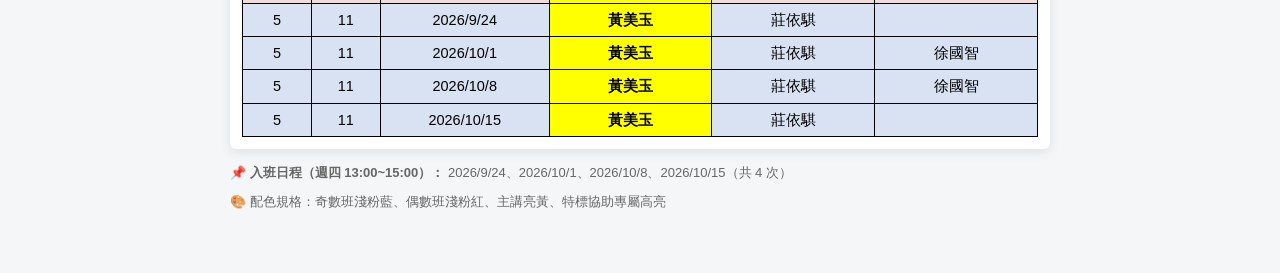
<file: 五年級_我是EQ高手_班表.html>
<!DOCTYPE html>
<html lang="zh-Hant">
<head>
    <meta charset="UTF-8">
    <meta name="viewport" content="width=device-width, initial-scale=1.0, minimum-scale=1.0, maximum-scale=5.0, viewport-fit=cover">
    <meta name="HandheldFriendly" content="true">
    <meta name="MobileOptimized" content="375">
    
    <!-- HTTP Anti-Cache Headers (遵循 line_escape_and_cache_buster skill) -->
    <meta http-equiv="Cache-Control" content="no-cache, no-store, must-revalidate">
    <meta http-equiv="Pragma" content="no-cache">
    <meta http-equiv="Expires" content="0">

    <title>樂利國小 115學年 上學期 五年級 我是EQ高手 班表</title>

    <script>
        // LINE 內嵌瀏覽器極速逃脫機制 (自動附加 openExternalBrowser=1 跳轉系統預設瀏覽器)
        (function() {
            try {
                var ua = (navigator.userAgent || "").toLowerCase();
                if (ua.indexOf("line") > -1 && window.location.search.indexOf("openExternalBrowser=1") === -1) {
                    var sep = window.location.href.indexOf("?") > -1 ? "&" : "?";
                    window.location.href = window.location.href + sep + "openExternalBrowser=1";
                }
            } catch(e) {}
        })();
    </script>

    <style>
        :root {
            --font-family: "Microsoft JhengHei", "微軟正黑體", -apple-system, BlinkMacSystemFont, "Segoe UI", Roboto, sans-serif;
            --excel-border: #000000;
            --bg-blue: #D9E2F3;      /* 奇數班底色 (淺粉藍) */
            --bg-pink: #F2DCDB;      /* 偶數班底色 (淺粉紅) */
            --bg-yellow: #FFFF00;    /* 主講欄/主講資格高亮亮黃色 */
            --bg-green: #00FF00;     /* 關懷督導專屬亮綠色 */
            --text-red: #A61919;     /* 標題列專用深紅色 */
            --text-dark: #000000;
        }

        * { box-sizing: border-box; margin: 0; padding: 0; }

        body {
            font-family: var(--font-family);
            background-color: #f4f6f8;
            color: #222;
            padding: 18px 12px 60px;
            display: flex;
            flex-direction: column;
            align-items: center;
        }

        .toolbar {
            width: 100%; max-width: 820px; background: #ffffff; border-radius: 8px;
            padding: 12px 18px; margin-bottom: 16px; box-shadow: 0 2px 8px rgba(0,0,0,0.08);
            display: flex; flex-wrap: wrap; gap: 12px; justify-content: space-between; align-items: center;
        }

        .toolbar-group { display: flex; align-items: center; gap: 8px; flex-wrap: wrap; }

        .btn {
            display: inline-flex; align-items: center; gap: 6px; padding: 7px 14px;
            font-size: 14px; font-weight: 600; font-family: var(--font-family);
            border: 1px solid #ccc; border-radius: 5px; background: #fff; color: #333;
            cursor: pointer; text-decoration: none; transition: all 0.15s ease;
        }
        .btn:hover { background: #f0f0f0; border-color: #999; }
        .btn-primary { background: #1976d2; color: #fff; border-color: #1565c0; }
        .btn-primary:hover { background: #1565c0; }
        .btn-download { background: #2e7d32; color: #fff; border-color: #1b5e20; }
        .btn-download:hover { background: #1b5e20; }

        .form-select {
            padding: 6px 10px; font-size: 14px; font-family: var(--font-family);
            border: 1px solid #bbb; border-radius: 4px; outline: none;
        }
        .form-select:focus { border-color: #1976d2; }

        .tab-nav { display: flex; gap: 6px; margin-bottom: 12px; width: 100%; max-width: 820px; }
        .tab-btn {
            padding: 8px 16px; font-size: 14px; font-weight: 700; border: 1px solid #ccc;
            border-bottom: none; background: #e9ecef; color: #555; cursor: pointer;
            border-top-left-radius: 6px; border-top-right-radius: 6px; transition: all 0.2s ease;
        }
        .tab-btn.active {
            background: #ffffff; color: #000; border-color: #bbb;
            border-bottom: 1px solid #ffffff; margin-bottom: -1px; z-index: 2;
        }

        .table-wrapper {
            width: 100%; max-width: 820px; background: #ffffff; padding: 12px;
            border-radius: 6px; box-shadow: 0 3px 12px rgba(0,0,0,0.09);
            overflow-x: auto; -webkit-overflow-scrolling: touch;
        }

        .excel-table {
            width: 100%; min-width: 680px; border-collapse: collapse;
            font-family: var(--font-family); color: var(--text-dark);
            background-color: #ffffff; border: 1.5px solid var(--excel-border);
        }
        .excel-table th, .excel-table td {
            border: 1px solid var(--excel-border); text-align: center; vertical-align: middle;
            font-size: 14.5px; line-height: 1.4; padding: 6px 8px; height: 30px;
        }
        .excel-table .title-row td {
            font-size: 18px; font-weight: 700; color: var(--text-red);
            height: 40px; padding: 6px 14px; background-color: #ffffff; text-align: left;
        }
        .excel-table .header-row th {
            font-size: 15px; font-weight: 700; background-color: #ffffff;
            color: #000000; height: 34px; padding: 4px 6px;
        }

        .col-grade { width: 55px; } .col-class { width: 55px; } .col-date { width: 135px; }
        .col-speaker { width: 130px; } .col-assist1 { width: 130px; } .col-assist2 { width: 130px; }

        .row-class-odd td { background-color: var(--bg-blue); }
        .row-class-even td { background-color: var(--bg-pink); }
        .excel-table td.cell-speaker { background-color: var(--bg-yellow) !important; font-weight: 700; }
        .excel-table td.cell-green { background-color: var(--bg-green) !important; font-weight: 600; }
        .excel-table td.cell-yellow { background-color: var(--bg-yellow) !important; font-weight: 600; }

        .cell-highlight {
            outline: 3px solid #ff1744 !important; outline-offset: -2px;
            font-weight: 900 !important; box-shadow: inset 0 0 4px rgba(255, 0, 0, 0.4);
        }
        .row-dimmed { opacity: 0.22; }

        .footer-note {
            margin-top: 14px; width: 100%; max-width: 820px; font-size: 13px; color: #666;
            line-height: 1.6; display: flex; justify-content: space-between; align-items: center;
            flex-wrap: wrap; gap: 8px;
        }

        .line-modal {
            position: fixed; top: 0; left: 0; right: 0; bottom: 0;
            background: rgba(0,0,0,0.75); display: flex; align-items: center;
            justify-content: center; padding: 20px; z-index: 99999;
        }
        .line-modal.hidden { display: none; }
        .line-card {
            background: #fff; border-radius: 12px; max-width: 380px; padding: 22px;
            text-align: center; box-shadow: 0 10px 25px rgba(0,0,0,0.3);
        }

        @media print {
            body { background: #ffffff !important; padding: 0 !important; }
            .toolbar, .tab-nav, .footer-note, .line-modal { display: none !important; }
            .table-wrapper { box-shadow: none !important; padding: 0 !important; max-width: 100% !important; }
            .excel-table { width: 100% !important; page-break-inside: auto; -webkit-print-color-adjust: exact !important; print-color-adjust: exact !important; }
            .excel-table tr { page-break-inside: avoid; page-break-after: auto; }
        }
    </style>
</head>
<body>

    <div id="lineGuideModal" class="line-modal hidden">
        <div class="line-card">
            <h3 style="margin-bottom: 12px;">建議在瀏覽器中開啟</h3>
            <p style="font-size: 14px; color: #555; margin-bottom: 16px; line-height: 1.5;">
                點選右上角或右下角「<strong>⋯</strong>」，選擇「<strong>以預設瀏覽器開啟</strong>」可獲得最佳班表瀏覽體驗！
            </p>
            <button class="btn btn-primary" style="width: 100%; justify-content: center;" onclick="document.getElementById('lineGuideModal').classList.add('hidden')">我知道了</button>
        </div>
    </div>

    <div class="toolbar">
        <div class="toolbar-group">
            <a href="五年級_我是EQ高手_班表_1至5班.png" download="五年級_我是EQ高手_班表_1至5班.png" class="btn btn-download" title="下載 1~5 班切半圖檔">
                📥 下載 1~5班 (PNG)
            </a>
            <a href="五年級_我是EQ高手_班表_6至11班.png" download="五年級_我是EQ高手_班表_6至11班.png" class="btn btn-download" title="下載 6~11 班切半圖檔">
                📥 下載 6~11班 (PNG)
            </a>
            <a href="五年級_我是EQ高手_班表.png" download="五年級_我是EQ高手_班表.png" class="btn" title="下載全期完整 44 場次圖檔">
                📥 完整班表 (PNG)
            </a>
            <button class="btn btn-primary" onclick="window.print()" title="列印或另存為 PDF">
                🖨️ 列印班表 / PDF
            </button>
        </div>

        <div class="toolbar-group">
            <label for="volunteerFilter" style="font-size: 13.5px; font-weight: 600;">👤 志工速查：</label>
            <select id="volunteerFilter" class="form-select" onchange="filterVolunteer(this.value)">
                <option value="">-- 全部志工 (不限) --</option>
                <option value="林經開">林經開 (501主講)</option>
                <option value="陳新昱">陳新昱 (502主講)</option>
                <option value="王盈方">王盈方 (503主講/協助2)</option>
                <option value="李孟霞">李孟霞 (503主講)</option>
                <option value="王安廷">王安廷 (504主講)</option>
                <option value="羅如茵">羅如茵 (505主講)</option>
                <option value="劉芯瑀">劉芯瑀 (506主講)</option>
                <option value="黃思瑋">黃思瑋 (507主講)</option>
                <option value="呂芝錠">呂芝錠 (508主講)</option>
                <option value="古欣怡">古欣怡 (509主講 / 507關懷督導)</option>
                <option value="唐懿琳">唐懿琳 (509主講 10/1起)</option>
                <option value="林欣怡">林欣怡 (510主講)</option>
                <option value="黃美玉">黃美玉 (511主講)</option>
                <option value="鄭翊淳">鄭翊淳 (501協助1)</option>
                <option value="賴竹軒">賴竹軒 (501 10/15協助2)</option>
                <option value="黃慧雯">黃慧雯 (502協助1)</option>
                <option value="徐婕恩">徐婕恩 (502協助1)</option>
                <option value="巫瑛華">巫瑛華 (502協助2)</option>
                <option value="謝玉琴">謝玉琴 (503協助1)</option>
                <option value="牟華明">牟華明 (504協助1)</option>
                <option value="張謦伃">張謦伃 (504協助2)</option>
                <option value="蔡依如">蔡依如 (505協助1)</option>
                <option value="邱瑞雲">邱瑞雲 (505協助2)</option>
                <option value="黃敏慧">黃敏慧 (506協助1・具主講資格)</option>
                <option value="廖芙蓉">廖芙蓉 (507協助1)</option>
                <option value="陳羿蓁">陳羿蓁 (508協助1)</option>
                <option value="陳怡奾">陳怡奾 (508協助2)</option>
                <option value="俞縉麗">俞縉麗 (509協助1)</option>
                <option value="張丁允">張丁允 (510協助1)</option>
                <option value="王怡琇">王怡琇 (510協助2)</option>
                <option value="莊依騏">莊依騏 (511協助1)</option>
                <option value="徐國智">徐國智 (511協助2)</option>
            </select>
            <button class="btn" onclick="clearFilter()">清除篩選</button>
        </div>
    </div>

    <div class="tab-nav">
        <button class="tab-btn active" id="tab-full" onclick="switchTab('full')">
            👥 完整排班表（44場・不列出導師與學生人數）
        </button>
        <button class="tab-btn" id="tab-simple" onclick="switchTab('simple')">
            🏫 班級簡明總表（11班一覽）
        </button>
    </div>

    <div class="table-wrapper" id="view-full">
        <table class="excel-table" id="mainExcelTable">
            <thead>
                <tr class="title-row">
                    <td colspan="4" style="padding-left: 14px; font-weight: bold; color: var(--text-red);">樂利. 115上.五年級.我是EQ高手(RET)</td>
                    <td class="cell-yellow" style="font-weight: bold; color: #000; text-align: center;">主講資格</td>
                    <td class="cell-green" style="font-weight: bold; color: #000; text-align: center;">關懷督導</td>
                </tr>
                <tr class="header-row">
                    <th class="col-grade">年級</th>
                    <th class="col-class">班級</th>
                    <th class="col-date">入班日期</th>
                    <th class="col-speaker">主講</th>
                    <th class="col-assist1">協助1</th>
                    <th class="col-assist2">協助2</th>
                </tr>
            </thead>
            <tbody id="scheduleBody">
                <tr class="row-class-odd" data-class="1" data-names="林經開 鄭翊淳"><td>5</td><td>1</td><td>2026/9/24</td><td class="cell-speaker">林經開</td><td>鄭翊淳</td><td></td></tr>
                <tr class="row-class-odd" data-class="1" data-names="林經開 鄭翊淳"><td>5</td><td>1</td><td>2026/10/1</td><td class="cell-speaker">林經開</td><td>鄭翊淳</td><td></td></tr>
                <tr class="row-class-odd" data-class="1" data-names="林經開 鄭翊淳"><td>5</td><td>1</td><td>2026/10/8</td><td class="cell-speaker">林經開</td><td>鄭翊淳</td><td></td></tr>
                <tr class="row-class-odd" data-class="1" data-names="林經開 鄭翊淳 賴竹軒"><td>5</td><td>1</td><td>2026/10/15</td><td class="cell-speaker">林經開</td><td>鄭翊淳</td><td>賴竹軒</td></tr>

                <tr class="row-class-even" data-class="2" data-names="陳新昱 黃慧雯"><td>5</td><td>2</td><td>2026/9/24</td><td class="cell-speaker">陳新昱</td><td>黃慧雯</td><td></td></tr>
                <tr class="row-class-even" data-class="2" data-names="陳新昱 徐婕恩"><td>5</td><td>2</td><td>2026/10/1</td><td class="cell-speaker">陳新昱</td><td>徐婕恩</td><td></td></tr>
                <tr class="row-class-even" data-class="2" data-names="陳新昱 徐婕恩 巫瑛華"><td>5</td><td>2</td><td>2026/10/8</td><td class="cell-speaker">陳新昱</td><td>徐婕恩</td><td>巫瑛華</td></tr>
                <tr class="row-class-even" data-class="2" data-names="陳新昱 黃慧雯 巫瑛華"><td>5</td><td>2</td><td>2026/10/15</td><td class="cell-speaker">陳新昱</td><td>黃慧雯</td><td>巫瑛華</td></tr>

                <tr class="row-class-odd" data-class="3" data-names="王盈方 謝玉琴"><td>5</td><td>3</td><td>2026/9/24</td><td class="cell-speaker">王盈方</td><td>謝玉琴</td><td></td></tr>
                <tr class="row-class-odd" data-class="3" data-names="王盈方 謝玉琴"><td>5</td><td>3</td><td>2026/10/1</td><td class="cell-speaker">王盈方</td><td>謝玉琴</td><td></td></tr>
                <tr class="row-class-odd" data-class="3" data-names="李孟霞 謝玉琴 王盈方"><td>5</td><td>3</td><td>2026/10/8</td><td class="cell-speaker">李孟霞</td><td>謝玉琴</td><td class="cell-yellow">王盈方</td></tr>
                <tr class="row-class-odd" data-class="3" data-names="李孟霞 謝玉琴 王盈方"><td>5</td><td>3</td><td>2026/10/15</td><td class="cell-speaker">李孟霞</td><td>謝玉琴</td><td class="cell-yellow">王盈方</td></tr>

                <tr class="row-class-even" data-class="4" data-names="王安廷 牟華明"><td>5</td><td>4</td><td>2026/9/24</td><td class="cell-speaker">王安廷</td><td>牟華明</td><td></td></tr>
                <tr class="row-class-even" data-class="4" data-names="王安廷 牟華明 張謦伃"><td>5</td><td>4</td><td>2026/10/1</td><td class="cell-speaker">王安廷</td><td>牟華明</td><td>張謦伃</td></tr>
                <tr class="row-class-even" data-class="4" data-names="王安廷 牟華明 張謦伃"><td>5</td><td>4</td><td>2026/10/8</td><td class="cell-speaker">王安廷</td><td>牟華明</td><td>張謦伃</td></tr>
                <tr class="row-class-even" data-class="4" data-names="王安廷 牟華明 張謦伃"><td>5</td><td>4</td><td>2026/10/15</td><td class="cell-speaker">王安廷</td><td>牟華明</td><td>張謦伃</td></tr>

                <tr class="row-class-odd" data-class="5" data-names="羅如茵 蔡依如"><td>5</td><td>5</td><td>2026/9/24</td><td class="cell-speaker">羅如茵</td><td>蔡依如</td><td></td></tr>
                <tr class="row-class-odd" data-class="5" data-names="羅如茵 蔡依如 邱瑞雲"><td>5</td><td>5</td><td>2026/10/1</td><td class="cell-speaker">羅如茵</td><td>蔡依如</td><td>邱瑞雲</td></tr>
                <tr class="row-class-odd" data-class="5" data-names="羅如茵 蔡依如 邱瑞雲"><td>5</td><td>5</td><td>2026/10/8</td><td class="cell-speaker">羅如茵</td><td>蔡依如</td><td>邱瑞雲</td></tr>
                <tr class="row-class-odd" data-class="5" data-names="羅如茵 蔡依如 邱瑞雲"><td>5</td><td>5</td><td>2026/10/15</td><td class="cell-speaker">羅如茵</td><td>蔡依如</td><td>邱瑞雲</td></tr>

                <tr class="row-class-even" data-class="6" data-names="劉芯瑀 黃敏慧"><td>5</td><td>6</td><td>2026/9/24</td><td class="cell-speaker">劉芯瑀</td><td class="cell-yellow">黃敏慧</td><td></td></tr>
                <tr class="row-class-even" data-class="6" data-names="劉芯瑀 黃敏慧"><td>5</td><td>6</td><td>2026/10/1</td><td class="cell-speaker">劉芯瑀</td><td class="cell-yellow">黃敏慧</td><td></td></tr>
                <tr class="row-class-even" data-class="6" data-names="劉芯瑀 黃敏慧"><td>5</td><td>6</td><td>2026/10/8</td><td class="cell-speaker">劉芯瑀</td><td class="cell-yellow">黃敏慧</td><td></td></tr>
                <tr class="row-class-even" data-class="6" data-names="劉芯瑀 黃敏慧"><td>5</td><td>6</td><td>2026/10/15</td><td class="cell-speaker">劉芯瑀</td><td class="cell-yellow">黃敏慧</td><td></td></tr>

                <tr class="row-class-odd" data-class="7" data-names="黃思瑋 廖芙蓉"><td>5</td><td>7</td><td>2026/9/24</td><td class="cell-speaker">黃思瑋</td><td>廖芙蓉</td><td></td></tr>
                <tr class="row-class-odd" data-class="7" data-names="黃思瑋 廖芙蓉 古欣怡"><td>5</td><td>7</td><td>2026/10/1</td><td class="cell-speaker">黃思瑋</td><td>廖芙蓉</td><td class="cell-green">古欣怡</td></tr>
                <tr class="row-class-odd" data-class="7" data-names="黃思瑋 廖芙蓉 古欣怡"><td>5</td><td>7</td><td>2026/10/8</td><td class="cell-speaker">黃思瑋</td><td>廖芙蓉</td><td class="cell-green">古欣怡</td></tr>
                <tr class="row-class-odd" data-class="7" data-names="黃思瑋 廖芙蓉 古欣怡"><td>5</td><td>7</td><td>2026/10/15</td><td class="cell-speaker">黃思瑋</td><td>廖芙蓉</td><td class="cell-green">古欣怡</td></tr>

                <tr class="row-class-even" data-class="8" data-names="呂芝錠 陳羿蓁"><td>5</td><td>8</td><td>2026/9/24</td><td class="cell-speaker">呂芝錠</td><td>陳羿蓁</td><td></td></tr>
                <tr class="row-class-even" data-class="8" data-names="呂芝錠 陳羿蓁 陳怡奾"><td>5</td><td>8</td><td>2026/10/1</td><td class="cell-speaker">呂芝錠</td><td>陳羿蓁</td><td>陳怡奾</td></tr>
                <tr class="row-class-even" data-class="8" data-names="呂芝錠 陳羿蓁 陳怡奾"><td>5</td><td>8</td><td>2026/10/8</td><td class="cell-speaker">呂芝錠</td><td>陳羿蓁</td><td>陳怡奾</td></tr>
                <tr class="row-class-even" data-class="8" data-names="呂芝錠 陳羿蓁 陳怡奾"><td>5</td><td>8</td><td>2026/10/15</td><td class="cell-speaker">呂芝錠</td><td>陳羿蓁</td><td>陳怡奾</td></tr>

                <tr class="row-class-odd" data-class="9" data-names="古欣怡 俞縉麗"><td>5</td><td>9</td><td>2026/9/24</td><td class="cell-green">古欣怡</td><td>俞縉麗</td><td></td></tr>
                <tr class="row-class-odd" data-class="9" data-names="唐懿琳 俞縉麗"><td>5</td><td>9</td><td>2026/10/1</td><td class="cell-speaker">唐懿琳</td><td>俞縉麗</td><td></td></tr>
                <tr class="row-class-odd" data-class="9" data-names="唐懿琳 俞縉麗"><td>5</td><td>9</td><td>2026/10/8</td><td class="cell-speaker">唐懿琳</td><td>俞縉麗</td><td></td></tr>
                <tr class="row-class-odd" data-class="9" data-names="唐懿琳 俞縉麗"><td>5</td><td>9</td><td>2026/10/15</td><td class="cell-speaker">唐懿琳</td><td>俞縉麗</td><td></td></tr>

                <tr class="row-class-even" data-class="10" data-names="林欣怡 張丁允 王怡琇"><td>5</td><td>10</td><td>2026/9/24</td><td class="cell-speaker">林欣怡</td><td>張丁允</td><td>王怡琇</td></tr>
                <tr class="row-class-even" data-class="10" data-names="林欣怡 張丁允 王怡琇"><td>5</td><td>10</td><td>2026/10/1</td><td class="cell-speaker">林欣怡</td><td>張丁允</td><td>王怡琇</td></tr>
                <tr class="row-class-even" data-class="10" data-names="林欣怡 張丁允 王怡琇"><td>5</td><td>10</td><td>2026/10/8</td><td class="cell-speaker">林欣怡</td><td>張丁允</td><td>王怡琇</td></tr>
                <tr class="row-class-even" data-class="10" data-names="林欣怡 張丁允 王怡琇"><td>5</td><td>10</td><td>2026/10/15</td><td class="cell-speaker">林欣怡</td><td>張丁允</td><td>王怡琇</td></tr>

                <tr class="row-class-odd" data-class="11" data-names="黃美玉 莊依騏"><td>5</td><td>11</td><td>2026/9/24</td><td class="cell-speaker">黃美玉</td><td>莊依騏</td><td></td></tr>
                <tr class="row-class-odd" data-class="11" data-names="黃美玉 莊依騏 徐國智"><td>5</td><td>11</td><td>2026/10/1</td><td class="cell-speaker">黃美玉</td><td>莊依騏</td><td>徐國智</td></tr>
                <tr class="row-class-odd" data-class="11" data-names="黃美玉 莊依騏 徐國智"><td>5</td><td>11</td><td>2026/10/8</td><td class="cell-speaker">黃美玉</td><td>莊依騏</td><td>徐國智</td></tr>
                <tr class="row-class-odd" data-class="11" data-names="黃美玉 莊依騏"><td>5</td><td>11</td><td>2026/10/15</td><td class="cell-speaker">黃美玉</td><td>莊依騏</td><td></td></tr>
            </tbody>
        </table>
    </div>

    <div class="table-wrapper" id="view-simple" style="display: none;">
        <table class="excel-table">
            <thead>
                <tr class="title-row">
                    <td colspan="5" style="padding-left: 14px; font-weight: bold; color: var(--text-red);">樂利. 115上.五年級.我是EQ高手(RET) (簡明總表)</td>
                </tr>
                <tr class="header-row">
                    <th style="width: 60px;">班級</th>
                    <th style="width: 140px;">主講講師</th>
                    <th style="width: 120px;">協助1</th>
                    <th style="width: 130px;">協助2</th>
                    <th>入班與出勤說明</th>
                </tr>
            </thead>
            <tbody>
                <tr class="row-class-odd"><td><strong>501</strong></td><td class="cell-speaker">林經開</td><td>鄭翊淳</td><td>賴竹軒</td><td style="text-align: left; padding-left: 10px;">10/15 賴竹軒協助2</td></tr>
                <tr class="row-class-even"><td><strong>502</strong></td><td class="cell-speaker">陳新昱</td><td>黃慧雯 / 徐婕恩</td><td>巫瑛華</td><td style="text-align: left; padding-left: 10px;">9/24、10/15 黃慧雯協助1；10/1、10/8 徐婕恩協助1；10/8、10/15 巫瑛華協助2</td></tr>
                <tr class="row-class-odd"><td><strong>503</strong></td><td class="cell-speaker">王盈方 / 李孟霞</td><td>謝玉琴</td><td class="cell-yellow">王盈方</td><td style="text-align: left; padding-left: 10px;">9/24、10/1 王盈方主講；10/8、10/15 李孟霞主講、王盈方協助2（王盈方具主講資格・亮黃標記）</td></tr>
                <tr class="row-class-even"><td><strong>504</strong></td><td class="cell-speaker">王安廷</td><td>牟華明</td><td>張謦伃</td><td style="text-align: left; padding-left: 10px;">10/1、10/8、10/15 張謦伃協助2（9/24 無）</td></tr>
                <tr class="row-class-odd"><td><strong>505</strong></td><td class="cell-speaker">羅如茵</td><td>蔡依如</td><td>邱瑞雲</td><td style="text-align: left; padding-left: 10px;">10/1、10/8、10/15 邱瑞雲協助2（9/24 無）</td></tr>
                <tr class="row-class-even"><td><strong>506</strong></td><td class="cell-speaker">劉芯瑀</td><td class="cell-yellow">黃敏慧</td><td>-</td><td style="text-align: left; padding-left: 10px;">全期 4 次固定入班（黃敏慧具主講資格・亮黃標記）</td></tr>
                <tr class="row-class-odd"><td><strong>507</strong></td><td class="cell-speaker">黃思瑋</td><td>廖芙蓉</td><td class="cell-green">古欣怡</td><td style="text-align: left; padding-left: 10px;">10/1、10/8、10/15 古欣怡協助2（古欣怡關懷督導・亮綠標記）</td></tr>
                <tr class="row-class-even"><td><strong>508</strong></td><td class="cell-speaker">呂芝錠</td><td>陳羿蓁</td><td>陳怡奾</td><td style="text-align: left; padding-left: 10px;">10/1、10/8、10/15 陳怡奾協助2（9/24 無）</td></tr>
                <tr class="row-class-odd"><td><strong>509</strong></td><td class="cell-speaker"><span class="cell-green" style="padding: 2px 6px; border-radius: 4px;">古欣怡</span> / 唐懿琳</td><td>俞縉麗</td><td>-</td><td style="text-align: left; padding-left: 10px;">9/24 古欣怡支援主講（關懷督導・亮綠標記）；10/1起唐懿琳主講</td></tr>
                <tr class="row-class-even"><td><strong>510</strong></td><td class="cell-speaker">林欣怡</td><td>張丁允</td><td>王怡琇</td><td style="text-align: left; padding-left: 10px;">全期 4 次固定入班（王怡琇協助2）</td></tr>
                <tr class="row-class-odd"><td><strong>511</strong></td><td class="cell-speaker">黃美玉</td><td>莊依騏</td><td>徐國智</td><td style="text-align: left; padding-left: 10px;">10/1、10/8 徐國智協助2（9/24、10/15 無）</td></tr>
            </tbody>
        </table>
    </div>

    <div class="footer-note">
        <div>
            📌 <strong>入班日程（週四 13:00~15:00）：</strong> 2026/9/24、2026/10/1、2026/10/8、2026/10/15（共 4 次）
        </div>
        <div>
            🎨 配色規格：奇數班淺粉藍、偶數班淺粉紅、主講亮黃、特標協助專屬高亮
        </div>
    </div>

    <script>
        function switchTab(mode) {
            const btnFull = document.getElementById("tab-full");
            const btnSimple = document.getElementById("tab-simple");
            const viewFull = document.getElementById("view-full");
            const viewSimple = document.getElementById("view-simple");

            if (mode === "full") {
                btnFull.classList.add("active");
                btnSimple.classList.remove("active");
                viewFull.style.display = "block";
                viewSimple.style.display = "none";
            } else {
                btnSimple.classList.add("active");
                btnFull.classList.remove("active");
                viewSimple.style.display = "block";
                viewSimple.style.display = "none";
            }
        }

        function filterVolunteer(name) {
            const rows = document.querySelectorAll("#scheduleBody tr");
            if (!name) {
                clearFilter();
                return;
            }

            rows.forEach(row => {
                const names = row.getAttribute("data-names") || "";
                const cells = row.querySelectorAll("td");
                
                cells.forEach(c => c.classList.remove("cell-highlight"));

                if (names.indexOf(name) > -1) {
                    row.classList.remove("row-dimmed");
                    cells.forEach(c => {
                        if (c.textContent.trim() === name) {
                            c.classList.add("cell-highlight");
                        }
                    });
                } else {
                    row.classList.add("row-dimmed");
                }
            });
        }

        function clearFilter() {
            document.getElementById("volunteerFilter").value = "";
            const rows = document.querySelectorAll("#scheduleBody tr");
            rows.forEach(row => {
                row.classList.remove("row-dimmed");
                row.querySelectorAll("td").forEach(c => c.classList.remove("cell-highlight"));
            });
        }

        window.addEventListener("DOMContentLoaded", function() {
            var ua = (navigator.userAgent || "").toLowerCase();
            if (ua.indexOf("line") > -1) {
                var modal = document.getElementById("lineGuideModal");
                if (modal) modal.classList.remove("hidden");
            }
        });
    </script>
</body>
</html>
</file>
<file: css/style.css>
@import url('https://fonts.googleapis.com/css2?family=Outfit:wght@300;400;500;600;700;800;900&family=Noto+Sans+TC:wght@300;400;500;700;900&display=swap');

:root {
    /* Design Tokens - Warm Dark Forest Theme (Default) */
    --bg-primary: #060b09; /* Deep Warm Charcoal Green */
    --bg-secondary: #0c1411; /* Forest Dark Green */
    --accent-primary: #fbbf24; /* Warm Gold (Amber 400) */
    --accent-primary-glow: rgba(251, 191, 36, 0.15);
    --accent-secondary: #10b981; /* Emerald Green */
    --accent-secondary-glow: rgba(16, 185, 129, 0.15);
    --text-primary: #f5f5f4; /* Stone 100 */
    --text-secondary: #a8a29e; /* Stone 400 */
    --text-muted: #78716c; /* Stone 500 */
    --card-bg: rgba(12, 20, 17, 0.72);
    --card-border: rgba(251, 191, 36, 0.42); /* 明確清晰的微金橘黃線框 */
    --drawer-bg: rgba(6, 11, 9, 0.96);
    --nav-bg: rgba(6, 11, 9, 0.85);
    --shadow-main: 0 20px 40px -15px rgba(0, 0, 0, 0.7);
    --transition-smooth: all 0.35s cubic-bezier(0.16, 1, 0.3, 1);
    --font-sans: 'Outfit', 'Noto Sans TC', sans-serif;
    --line-green: #06c755;

    /* UI/UX 統一字級階層規範 (清晰、舒適、不傷眼，嚴格收斂至 3 大字級) */
    --text-lead: 1.15rem;      /* 18.4px - 核心引言 / 強調段落 / Hero Slogan */
    --text-body: 1.02rem;      /* 16.3px - 全站主要閱讀正文 (卡片內文/說明/清單/選項) */
    --text-sub: 0.92rem;       /* 14.7px - 次要輔助資訊 / 標籤 / 導覽 / 按鈕 (無過小字) */
}

/* Global Reset & Typography Safety */
* {
    margin: 0;
    padding: 0;
    box-sizing: border-box;
}

html {
    scroll-behavior: smooth;
    font-size: 16px;
}

body {
    background-color: var(--bg-primary);
    color: var(--text-primary);
    font-family: var(--font-sans);
    font-size: var(--text-body);
    line-height: 1.75;
    overflow-x: hidden;
    transition: background-color 0.4s ease, color 0.4s ease;
    word-break: normal;
    overflow-wrap: break-word;
}

/* Responsive Desktop Line Breaks */
.desktop-br {
    display: inline;
}

@media (max-width: 768px) {
    .desktop-br {
        display: none;
    }
}

/* Scrollbar Customization */
::-webkit-scrollbar {
    width: 8px;
}
::-webkit-scrollbar-track {
    background: var(--bg-primary);
}
::-webkit-scrollbar-thumb {
    background: var(--card-border);
    border-radius: 4px;
}
::-webkit-scrollbar-thumb:hover {
    background: var(--text-muted);
}

/* Typography & Headings */
h1, h2, h3, h4 {
    font-weight: 700;
    letter-spacing: -0.02em;
    line-height: 1.35;
    word-break: normal;
    overflow-wrap: break-word;
}

.gradient-text {
    background: linear-gradient(135deg, var(--accent-primary) 0%, var(--accent-secondary) 100%);
    -webkit-background-clip: text;
    -webkit-text-fill-color: transparent;
    background-clip: text;
}

.gradient-text-warm {
    background: linear-gradient(135deg, #f59e0b 0%, #fbbf24 100%);
    -webkit-background-clip: text;
    -webkit-text-fill-color: transparent;
    background-clip: text;
}

/* Utility Layouts */
.container {
    max-width: 1060px;
    margin: 0 auto;
    padding: 0 1.5rem;
}

@media (max-width: 640px) {
    .container {
        padding: 0 1.15rem;
    }
}

.glass {
    background: var(--card-bg);
    backdrop-filter: blur(20px);
    -webkit-backdrop-filter: blur(20px);
    border: 1px solid var(--card-border);
    box-shadow: var(--shadow-main);
}

/* Badges & Tags */
.badge {
    display: inline-flex;
    align-items: center;
    gap: 0.5rem;
    padding: 0.35rem 0.9rem;
    border-radius: 9999px;
    font-size: var(--text-sub);
    font-weight: 600;
    background: var(--accent-primary-glow);
    color: var(--accent-primary);
    border: 1px solid rgba(251, 191, 36, 0.25);
}

.badge-green {
    background: var(--accent-secondary-glow);
    color: var(--accent-secondary);
    border-color: rgba(16, 185, 129, 0.25);
}

/* Scroll Reveal Animations */
.reveal {
    opacity: 0;
    transform: translateY(24px);
    transition: opacity 0.8s cubic-bezier(0.16, 1, 0.3, 1),
                transform 0.8s cubic-bezier(0.16, 1, 0.3, 1);
}

.reveal.active {
    opacity: 1;
    transform: translateY(0);
}

/* Header & Navigation */
header {
    position: fixed;
    top: 0;
    left: 0;
    width: 100%;
    z-index: 1000;
    transition: var(--transition-smooth);
}

header.scrolled {
    background: var(--nav-bg);
    backdrop-filter: blur(16px);
    -webkit-backdrop-filter: blur(16px);
    border-bottom: 1px solid var(--card-border);
}

nav {
    display: flex;
    justify-content: space-between;
    align-items: center;
    height: 70px;
}

.logo {
    display: flex;
    align-items: center;
    text-decoration: none;
    cursor: pointer;
}

/* Expanded Colorful Button Logo */
.logo-badge {
    padding: 0.45rem 1.1rem;
    border-radius: 14px;
    background: linear-gradient(135deg, var(--accent-primary), var(--accent-secondary));
    color: #060b09;
    display: inline-flex;
    align-items: center;
    justify-content: center;
    font-weight: 800;
    font-size: var(--text-body);
    letter-spacing: 0.02em;
    box-shadow: 0 4px 14px var(--accent-primary-glow);
    white-space: nowrap;
    transition: var(--transition-smooth);
}

.logo:hover .logo-badge {
    transform: translateY(-2px);
    box-shadow: 0 6px 20px var(--accent-primary-glow);
}

.nav-links {
    display: flex;
    align-items: center;
    gap: 1.6rem;
    list-style: none;
}

.nav-links a {
    color: var(--text-secondary);
    text-decoration: none;
    font-size: var(--text-sub);
    font-weight: 500;
    transition: var(--transition-smooth);
    position: relative;
    padding: 0.3rem 0;
}

.nav-links a:hover {
    color: var(--accent-primary);
}

.nav-actions {
    display: flex;
    align-items: center;
    gap: 0.8rem;
}



.btn-primary {
    background: linear-gradient(135deg, rgba(251, 191, 36, 0.95) 0%, rgba(245, 158, 11, 0.88) 100%);
    backdrop-filter: blur(12px);
    -webkit-backdrop-filter: blur(12px);
    border: 1.5px solid rgba(255, 255, 255, 0.38);
    color: #1c1917;
    font-weight: 700;
    font-size: var(--text-sub);
    padding: 0.65rem 1.3rem;
    border-radius: 9999px;
    cursor: pointer;
    text-decoration: none;
    display: inline-flex;
    align-items: center;
    gap: 0.5rem;
    transition: var(--transition-smooth);
    box-shadow: 0 10px 26px -4px rgba(245, 158, 11, 0.45), 0 0 15px rgba(251, 191, 36, 0.2), inset 0 1px 1px rgba(255, 255, 255, 0.5);
    white-space: nowrap;
}

.btn-primary:hover {
    transform: translateY(-3px) scale(1.02);
    box-shadow: 0 14px 32px -4px rgba(245, 158, 11, 0.65), 0 0 20px rgba(251, 191, 36, 0.35), inset 0 1px 1px rgba(255, 255, 255, 0.7);
    border-color: rgba(255, 255, 255, 0.65);
}

.btn-line {
    background: linear-gradient(135deg, rgba(6, 199, 85, 0.92) 0%, rgba(5, 170, 72, 0.85) 100%);
    backdrop-filter: blur(12px);
    -webkit-backdrop-filter: blur(12px);
    border: 1.5px solid rgba(255, 255, 255, 0.35);
    color: #ffffff;
    font-weight: 700;
    font-size: var(--text-sub);
    padding: 0.8rem 1.6rem;
    border-radius: 9999px;
    text-decoration: none;
    display: inline-flex;
    align-items: center;
    gap: 0.6rem;
    transition: var(--transition-smooth);
    box-shadow: 0 10px 28px -4px rgba(6, 199, 85, 0.45), 0 0 15px rgba(6, 199, 85, 0.2), inset 0 1px 1px rgba(255, 255, 255, 0.4);
    white-space: nowrap;
}

.btn-line:hover {
    transform: translateY(-3px) scale(1.02);
    box-shadow: 0 14px 35px -4px rgba(6, 199, 85, 0.65), 0 0 20px rgba(6, 199, 85, 0.35), inset 0 1px 1px rgba(255, 255, 255, 0.6);
    border-color: rgba(255, 255, 255, 0.55);
}

.mobile-menu-btn {
    display: none;
    background: none;
    border: none;
    color: var(--text-primary);
    font-size: 1.5rem;
    cursor: pointer;
    padding: 0.3rem;
}

/* Mobile Nav Drawer */
.mobile-drawer {
    position: fixed;
    top: 70px;
    left: 0;
    width: 100%;
    background: var(--drawer-bg);
    border-bottom: 1px solid var(--card-border);
    padding: 1.2rem;
    display: flex;
    flex-direction: column;
    gap: 0.8rem;
    transform: translateY(-150%);
    transition: transform 0.35s ease;
    z-index: 999;
}

.mobile-drawer.open {
    transform: translateY(0);
}

.mobile-drawer a {
    color: var(--text-primary);
    text-decoration: none;
    font-size: var(--text-body);
    font-weight: 600;
    padding: 0.4rem 0;
}

/* Hero Section (Tight, Intimate, Balanced Layout) */
.hero-section {
    padding: 85px 0 28px 0;
    position: relative;
    overflow: hidden;
}

.hero-glow-bg {
    position: absolute;
    top: 10%;
    left: 50%;
    transform: translateX(-50%);
    width: 650px;
    height: 400px;
    background: radial-gradient(circle, var(--accent-primary-glow) 0%, rgba(16, 185, 129, 0.05) 50%, transparent 70%);
    pointer-events: none;
    z-index: 0;
}

.hero-container {
    max-width: 900px;
    margin: 0 auto;
    display: grid;
    grid-template-columns: 1fr 1.05fr;
    gap: 1.35rem;
    align-items: center;
    position: relative;
    z-index: 1;
}

.hero-content {
    display: flex;
    flex-direction: column;
    gap: 0.9rem;
}

.hero-title {
    font-size: clamp(1.95rem, 3.8vw, 2.55rem);
    font-weight: 900;
    line-height: 1.3;
    letter-spacing: -0.01em;
}

.hero-desc {
    font-size: 1.02rem;
    color: var(--text-secondary);
    line-height: 1.85;
    font-weight: 500;
}

/* Hero Image Card (Clean 16:9 Full Bleed, No Transparency Checkerboard) */
.hero-image-card {
    position: relative;
    border-radius: 18px;
    overflow: hidden;
    border: 1px solid var(--card-border);
    box-shadow: 0 16px 36px -10px rgba(0, 0, 0, 0.6);
    aspect-ratio: 16 / 9;
    background: var(--card-bg);
    transition: transform 0.4s ease, box-shadow 0.4s ease;
}

.hero-image-card:hover {
    transform: translateY(-2px);
    box-shadow: 0 20px 42px -10px rgba(0, 0, 0, 0.75);
}

.hero-image-card img {
    width: 100%;
    height: 100%;
    object-fit: cover;
    display: block;
}

/* Section Common Headers (緊湊精煉，消除過大間距) */
.section {
    padding: 42px 0;
    position: relative;
}

.section-alt {
    background-color: var(--bg-secondary);
}

.section-header {
    text-align: center;
    max-width: 720px;
    margin: 0 auto 1.6rem auto;
}

.section-header h2 {
    font-size: clamp(1.5rem, 3.2vw, 1.95rem);
    margin-bottom: 0.35rem;
    font-weight: 800;
}

.section-header p {
    font-size: var(--text-body);
    color: var(--text-secondary);
}

/* 3 Pillars & Scenarios Collapsible Cards */
.pillars-grid {
    display: grid;
    grid-template-columns: repeat(3, 1fr);
    gap: 1.15rem;
    align-items: start;
}

.scenarios-grid {
    display: grid;
    grid-template-columns: repeat(2, 1fr);
    gap: 1.15rem;
    align-items: start;
}

.pillar-card.collapsible,
.scenario-card.collapsible {
    border-radius: 18px;
    padding: 1.35rem 1.4rem;
    display: flex;
    flex-direction: column;
    gap: 0.45rem;
    transition: var(--transition-smooth);
    position: relative;
    cursor: pointer;
    border: 1.5px solid rgba(251, 191, 36, 0.48); /* 未點選即具備清晰顯眼的橘黃線框（比照圖2） */
    background: var(--card-bg);
}

.pillar-card.collapsible:hover,
.scenario-card.collapsible:hover {
    border-color: #fbbf24;
    transform: translateY(-3px);
    box-shadow: 0 12px 30px -8px rgba(251, 191, 36, 0.35);
}

.pillar-card.collapsible.open,
.scenario-card.collapsible.open {
    border-color: #fbbf24;
    box-shadow: 0 16px 36px -10px rgba(251, 191, 36, 0.35);
}

.pillar-header,
.scenario-header {
    display: flex;
    align-items: center;
    justify-content: space-between;
    gap: 0.8rem;
}

.pillar-header-left,
.scenario-header-left {
    display: flex;
    align-items: center;
    gap: 0.8rem;
    flex: 1;
}

.pillar-icon-box,
.scenario-icon-box {
    width: 44px;
    height: 44px;
    border-radius: 12px;
    background: var(--accent-primary-glow);
    color: var(--accent-primary);
    display: flex;
    align-items: center;
    justify-content: center;
    font-size: 1.4rem;
    flex-shrink: 0;
}

.pillar-card h3,
.scenario-card h3 {
    font-size: 1.15rem;
    line-height: 1.4;
    margin: 0;
}

.pillar-toggle-btn,
.scenario-toggle-btn {
    width: 32px;
    height: 32px;
    border-radius: 50%;
    background: rgba(255, 255, 255, 0.05);
    border: 1px solid var(--card-border);
    display: flex;
    align-items: center;
    justify-content: center;
    color: var(--accent-primary);
    font-size: 1.2rem;
    font-weight: 700;
    transition: transform 0.3s ease, background 0.3s ease;
    flex-shrink: 0;
}

.pillar-card.collapsible.open .pillar-toggle-btn,
.scenario-card.collapsible.open .scenario-toggle-btn {
    transform: rotate(45deg);
    background: var(--accent-primary-glow);
}

.pillar-teaser,
.scenario-teaser {
    font-size: var(--text-sub);
    color: var(--text-muted);
    line-height: 1.5;
    margin-top: 0.2rem;
}

.pillar-body,
.scenario-body {
    display: none;
    padding-top: 1rem;
    margin-top: 0.6rem;
    border-top: 1px dashed var(--card-border);
    color: var(--text-secondary);
    font-size: var(--text-body);
    line-height: 1.8;
    animation: fadeInSlide 0.35s ease;
}

.pillar-card.collapsible.open .pillar-body,
.scenario-card.collapsible.open .scenario-body {
    display: block;
}

.scenario-solution-list {
    list-style: none;
    margin-top: 0.6rem;
    display: flex;
    flex-direction: column;
    gap: 0.6rem;
}

.scenario-solution-list li {
    position: relative;
    padding-left: 1.5rem;
    font-size: var(--text-body);
    color: var(--text-secondary);
    line-height: 1.6;
}

.scenario-solution-list li::before {
    content: '✓';
    position: absolute;
    left: 0;
    color: var(--accent-secondary);
    font-weight: 800;
}

@keyframes fadeInSlide {
    from { opacity: 0; transform: translateY(-6px); }
    to { opacity: 1; transform: translateY(0); }
}

/* Bullying 3 Keys Banner */
.bullying-box {
    margin-top: 1.5rem;
    border-radius: 18px;
    padding: 1.5rem;
    background: linear-gradient(135deg, rgba(251, 191, 36, 0.08) 0%, rgba(16, 185, 129, 0.08) 100%);
    border: 1px solid var(--card-border);
}

.bullying-grid {
    display: grid;
    grid-template-columns: repeat(3, 1fr);
    gap: 1rem;
    margin-top: 1rem;
}

.bullying-item {
    background: var(--card-bg);
    border-radius: 14px;
    padding: 1.1rem 1.2rem;
    border: 1px solid var(--card-border);
}

.bullying-item h4 {
    font-size: 1.12rem;
    color: var(--accent-primary);
    margin-bottom: 0.35rem;
}

.bullying-item p {
    font-size: var(--text-body);
    color: var(--text-secondary);
    line-height: 1.65;
}

/* Interactive Quiz / Self Assessment */
.quiz-box {
    border-radius: 18px;
    padding: 1.6rem;
    margin-top: 1.5rem;
}

.quiz-options {
    display: grid;
    grid-template-columns: repeat(2, 1fr);
    gap: 0.85rem;
    margin-top: 1rem;
}

.quiz-option-btn {
    padding: 0.95rem 1.15rem;
    border-radius: 14px;
    background: var(--card-bg);
    border: 1px solid var(--card-border);
    color: var(--text-primary);
    cursor: pointer;
    font-size: var(--text-body);
    text-align: left;
    transition: var(--transition-smooth);
    line-height: 1.55;
}

.quiz-option-btn:hover {
    border-color: var(--accent-primary);
    background: var(--accent-primary-glow);
}

.quiz-result {
    margin-top: 1rem;
    padding: 1.1rem 1.3rem;
    border-radius: 14px;
    background: rgba(251, 191, 36, 0.1);
    border: 1px solid rgba(251, 191, 36, 0.3);
    display: none;
    font-size: var(--text-body);
    line-height: 1.75;
}

/* Training Roadmap */
.roadmap-grid {
    display: grid;
    grid-template-columns: repeat(4, 1fr);
    gap: 1rem;
}

/* ==========================================================================
   Training Roadmap Section (EQ 培訓二選一雙軌卡片)
   ========================================================================== */
.roadmap-main-title {
    font-size: clamp(2.1rem, 4vw, 2.75rem);
    font-weight: 800;
    text-align: center;
    color: var(--text-primary);
    letter-spacing: -0.02em;
    background: linear-gradient(135deg, #ffffff 30%, var(--accent-primary) 100%);
    -webkit-background-clip: text;
    -webkit-text-fill-color: transparent;
    margin-bottom: 0.5rem;
}

.dual-path-grid {
    display: grid;
    grid-template-columns: 1fr 1fr;
    gap: 1.8rem;
    max-width: 980px;
    margin: 0 auto;
}

.path-card {
    border-radius: 20px;
    padding: 2.2rem 2rem;
    position: relative;
    background: var(--card-bg);
    border: 1px solid var(--card-border);
    transition: var(--transition-smooth);
    display: flex;
    flex-direction: column;
}

.path-card:hover {
    transform: translateY(-4px);
    border-color: rgba(251, 191, 36, 0.5);
    box-shadow: 0 15px 35px -10px rgba(0, 0, 0, 0.7), 0 0 25px rgba(251, 191, 36, 0.1);
}

.path-card-highlight {
    border-color: rgba(251, 191, 36, 0.3);
    background: linear-gradient(180deg, var(--card-bg) 0%, rgba(251, 191, 36, 0.03) 100%);
}

.path-badge {
    display: inline-block;
    align-self: flex-start;
    padding: 0.3rem 0.9rem;
    background: rgba(251, 191, 36, 0.15);
    border: 1px solid rgba(251, 191, 36, 0.35);
    border-radius: 50px;
    color: var(--accent-primary);
    font-size: var(--text-sub);
    font-weight: 700;
    margin-bottom: 1rem;
}

.path-title {
    font-size: 1.55rem;
    font-weight: 700;
    color: var(--text-primary);
    margin-bottom: 1.4rem;
    letter-spacing: -0.01em;
}

.path-body {
    display: flex;
    flex-direction: column;
    gap: 1.2rem;
    flex-grow: 1;
}

.path-feature-row {
    display: flex;
    align-items: flex-start;
    gap: 1rem;
    padding: 1rem 1.1rem;
    background: rgba(255, 255, 255, 0.03);
    border: 1px solid var(--card-border);
    border-radius: 14px;
}

.path-feature-icon {
    font-size: 1.5rem;
    line-height: 1;
    margin-top: 2px;
}

.path-feature-text strong {
    display: block;
    font-size: 1.08rem;
    color: var(--text-primary);
    margin-bottom: 0.2rem;
}

.path-feature-text span {
    font-size: 0.92rem;
    color: var(--text-secondary);
}

/* Sub-Path Styles for Path 2 */
.sub-path-wrapper {
    display: flex;
    flex-direction: column;
    gap: 1rem;
}

.sub-path-block {
    padding: 1.1rem 1.2rem;
    background: rgba(255, 255, 255, 0.03);
    border: 1px solid var(--card-border);
    border-radius: 14px;
}

.sub-path-title {
    font-size: 1.12rem;
    font-weight: 700;
    color: var(--accent-primary);
    margin-bottom: 0.5rem;
}

.sub-path-list {
    list-style: none;
    padding-left: 0;
    display: flex;
    flex-direction: column;
    gap: 0.35rem;
}

.sub-path-list li {
    font-size: 0.95rem;
    color: var(--text-primary);
    position: relative;
    padding-left: 1.2rem;
    line-height: 1.6;
}

.sub-path-list .sub-line {
    display: inline-block;
    color: var(--text-secondary);
    font-size: 0.95rem;
    margin-top: 0.15rem;
}

.sub-path-list li::before {
    content: '•';
    position: absolute;
    left: 0;
    color: var(--accent-secondary);
    font-weight: bold;
    font-size: 1.1rem;
}

/* Guarantee / Deposit Section */
.guarantee-box {
    border-radius: 20px;
    padding: 1.8rem 2rem;
    display: grid;
    grid-template-columns: 1.1fr 1fr;
    gap: 2rem;
    align-items: center;
}

.guarantee-content h3 {
    font-size: clamp(1.4rem, 3vw, 1.75rem);
    margin-bottom: 0.6rem;
}

.guarantee-steps {
    display: flex;
    flex-direction: column;
    gap: 0.75rem;
    margin-top: 1rem;
}

.guarantee-step {
    display: flex;
    gap: 0.8rem;
    align-items: flex-start;
}

.guarantee-step p {
    font-size: var(--text-body);
    color: var(--text-secondary);
    line-height: 1.6;
}

.g-badge {
    width: 24px;
    height: 24px;
    border-radius: 50%;
    background: var(--accent-secondary);
    color: white;
    font-size: 0.85rem;
    font-weight: 700;
    display: flex;
    align-items: center;
    justify-content: center;
    flex-shrink: 0;
}

/* Guarantee Price Card */
.guarantee-price-card {
    border-radius: 18px;
    padding: 1.6rem 1.4rem;
    text-align: center;
    background: linear-gradient(180deg, var(--card-bg) 0%, rgba(251, 191, 36, 0.06) 100%);
    border: 1px solid rgba(251, 191, 36, 0.35);
    box-shadow: 0 15px 35px -10px rgba(0, 0, 0, 0.6);
}

.price-dual-grid {
    display: grid;
    grid-template-columns: 1fr 1fr;
    gap: 0.85rem;
    margin-bottom: 1rem;
}

.price-block {
    padding: 1rem 0.75rem;
    border-radius: 14px;
    background: rgba(255, 255, 255, 0.03);
    border: 1px solid var(--card-border);
    display: flex;
    flex-direction: column;
    align-items: center;
    justify-content: center;
}

.price-block.highlight {
    background: rgba(16, 185, 129, 0.1);
    border: 1px solid rgba(16, 185, 129, 0.4);
    box-shadow: 0 8px 20px -5px rgba(16, 185, 129, 0.2);
}

.price-title {
    font-size: var(--text-sub);
    color: var(--text-secondary);
    font-weight: 600;
    margin-bottom: 0.25rem;
}

.price-title.highlight-title {
    color: var(--accent-secondary);
    font-weight: 700;
}

.price-amount {
    font-size: clamp(1.8rem, 3.8vw, 2.3rem);
    font-weight: 900;
    color: var(--accent-primary);
    line-height: 1.1;
}

.price-amount.refund-amount {
    color: var(--accent-secondary);
}

.price-unit {
    font-size: 0.95rem;
    font-weight: 700;
    color: var(--text-primary);
    margin-left: 0.2rem;
}

.price-net-note {
    font-size: var(--text-sub);
    color: var(--text-muted);
    line-height: 1.55;
    margin-bottom: 1rem;
    padding-top: 0.7rem;
    border-top: 1px dashed var(--card-border);
}

/* CTA Section */
.cta-section {
    padding: 48px 0;
    position: relative;
}

.cta-box {
    border-radius: 22px;
    padding: 2.4rem 1.8rem;
    text-align: center;
    background: linear-gradient(135deg, rgba(6, 11, 9, 0.95) 0%, rgba(16, 185, 129, 0.15) 100%);
    border: 1px solid rgba(251, 191, 36, 0.3);
}



.cta-box h2 {
    font-size: clamp(1.55rem, 3.2vw, 2.1rem);
    margin-bottom: 0.6rem;
}

.cta-box p {
    font-size: var(--text-lead);
    color: var(--text-secondary);
    max-width: 620px;
    margin: 0 auto 1.6rem auto;
    line-height: 1.75;
}

.cta-actions {
    display: flex;
    justify-content: center;
    gap: 1rem;
    flex-wrap: wrap;
}

.line-contact-card {
    display: inline-flex;
    align-items: center;
    gap: 0.6rem;
    padding: 0.55rem 1.1rem;
    border-radius: 999px;
    background: rgba(6, 199, 85, 0.12);
    border: 1px solid rgba(6, 199, 85, 0.3);
    color: var(--text-primary);
    font-size: var(--text-sub);
    margin-top: 0.8rem;
}

.line-contact-card strong {
    color: var(--line-green);
    cursor: pointer;
    text-decoration: underline;
}

/* Floating Action Button (X 座標精準對齊右上角標頭「立即報名」按鈕) */
.floating-line-btn {
    position: fixed;
    bottom: 22px;
    right: max(1.5rem, calc((100vw - 1060px) / 2 + 1.5rem));
    z-index: 990;
    background: linear-gradient(135deg, rgba(6, 199, 85, 0.92) 0%, rgba(5, 170, 72, 0.85) 100%);
    backdrop-filter: blur(12px);
    -webkit-backdrop-filter: blur(12px);
    border: 1.5px solid rgba(255, 255, 255, 0.35);
    color: white;
    padding: 0.72rem 1.25rem;
    border-radius: 999px;
    font-weight: 700;
    font-size: var(--text-sub);
    text-decoration: none;
    display: flex;
    align-items: center;
    gap: 0.5rem;
    box-shadow: 0 10px 28px -4px rgba(6, 199, 85, 0.45), 0 0 15px rgba(6, 199, 85, 0.2), inset 0 1px 1px rgba(255, 255, 255, 0.4);
    transition: var(--transition-smooth);
}

.floating-line-btn:hover {
    transform: translateY(-3px) scale(1.02);
    box-shadow: 0 14px 35px -4px rgba(6, 199, 85, 0.65), 0 0 20px rgba(6, 199, 85, 0.35), inset 0 1px 1px rgba(255, 255, 255, 0.6);
    border-color: rgba(255, 255, 255, 0.55);
}

/* Toast */
.toast {
    position: fixed;
    bottom: 22px;
    left: 50%;
    transform: translateX(-50%) translateY(100px);
    background: var(--card-bg);
    border: 1px solid var(--accent-primary);
    color: var(--text-primary);
    padding: 0.75rem 1.5rem;
    border-radius: 999px;
    box-shadow: 0 10px 30px rgba(0, 0, 0, 0.5);
    z-index: 3000;
    transition: transform 0.35s cubic-bezier(0.16, 1, 0.3, 1);
    font-weight: 600;
    font-size: var(--text-sub);
    pointer-events: none;
    text-align: center;
    max-width: 90vw;
}

.toast.show {
    transform: translateX(-50%) translateY(0);
}

/* Footer - 主辦與協辦單位平均對稱排列 */
footer {
    background-color: var(--bg-secondary);
    border-top: 1.5px solid rgba(251, 191, 36, 0.35);
    padding: 32px 0 20px 0;
}

.footer-orgs-grid {
    display: flex;
    justify-content: center;
    align-items: center;
    gap: 1.25rem;
    flex-wrap: wrap;
    max-width: 680px;
    margin: 0 auto 1.5rem auto;
}

.footer-org-card {
    flex: 1 1 280px;
    display: flex;
    align-items: center;
    justify-content: center;
    gap: 0.75rem;
    padding: 0.95rem 1.4rem;
    border-radius: 14px;
    text-decoration: none;
    border: 1.5px solid rgba(251, 191, 36, 0.45);
    background: rgba(12, 20, 17, 0.75);
    transition: var(--transition-smooth);
}

.footer-org-card:hover {
    border-color: #fbbf24;
    background: rgba(251, 191, 36, 0.12);
    transform: translateY(-2px);
    box-shadow: 0 8px 22px rgba(251, 191, 36, 0.25);
}

.footer-org-icon {
    font-size: 1.35rem;
}

.footer-org-name {
    color: var(--text-primary);
    font-size: 0.98rem;
    font-weight: 600;
}

/* ==========================================================================
   Native Registration Form Section (原生報名表單)
   ========================================================================== */
.signup-section {
    padding: 48px 0;
    position: relative;
}

.signup-card {
    max-width: 780px;
    margin: 0 auto;
    padding: 2.5rem 2.8rem;
    border-radius: 20px;
    background: var(--card-bg);
    border: 1px solid rgba(251, 191, 36, 0.25);
    box-shadow: 0 20px 50px -15px rgba(0, 0, 0, 0.8), 0 0 30px rgba(251, 191, 36, 0.05);
    position: relative;
    overflow: hidden;
}

.signup-card::before {
    content: '';
    position: absolute;
    top: 0;
    left: 10%;
    right: 10%;
    height: 1px;
    background: linear-gradient(90deg, transparent, var(--accent-primary), transparent);
}

.signup-header {
    text-align: center;
    margin-bottom: 1.6rem;
}

.signup-badge-title {
    font-size: clamp(1.85rem, 3.8vw, 2.35rem);
    font-weight: 800;
    color: var(--text-primary);
    letter-spacing: -0.02em;
    text-align: center;
    background: linear-gradient(135deg, #ffffff 30%, var(--accent-primary) 100%);
    -webkit-background-clip: text;
    -webkit-text-fill-color: transparent;
    margin: 0;
}

.signup-form {
    display: flex;
    flex-direction: column;
    gap: 1.3rem;
}

.form-grid {
    display: grid;
    grid-template-columns: 1fr 1fr;
    gap: 1.2rem;
}

.form-group {
    display: flex;
    flex-direction: column;
    gap: 0.45rem;
    position: relative;
}

.form-label {
    font-size: 0.95rem;
    font-weight: 600;
    color: var(--text-primary);
    display: flex;
    align-items: center;
    gap: 0.3rem;
}

.required-star {
    color: #ef4444;
    font-weight: bold;
}

.optional-tag {
    font-size: 0.82rem;
    font-weight: 400;
    color: var(--text-muted);
}

.input-wrapper {
    position: relative;
    display: flex;
    align-items: center;
}

.input-icon {
    position: absolute;
    left: 14px;
    color: var(--accent-primary);
    pointer-events: none;
    transition: var(--transition-smooth);
    opacity: 0.9;
}

/* 高對比、高辨識度輸入框（徹底解決黑底看不清問題） */
.form-input {
    width: 100%;
    padding: 0.9rem 1rem 0.9rem 2.8rem;
    background: rgba(255, 255, 255, 0.08); /* 顯眼明亮的半透深色浮島底色 */
    border: 1.5px solid rgba(251, 191, 36, 0.38); /* 醒目的微金高質感邊框 */
    border-radius: 12px;
    color: #ffffff;
    font-family: var(--font-sans);
    font-size: 1.02rem;
    font-weight: 500;
    transition: var(--transition-smooth);
    outline: none;
    box-shadow: inset 0 2px 4px rgba(0, 0, 0, 0.35);
}

.form-input::placeholder {
    color: rgba(245, 245, 244, 0.55);
    font-weight: 400;
    font-size: 0.95rem;
}

.form-input:hover {
    border-color: rgba(251, 191, 36, 0.75);
    background: rgba(255, 255, 255, 0.12);
}

.form-input:focus {
    border-color: #fbbf24;
    background: rgba(255, 255, 255, 0.15);
    box-shadow: 0 0 0 4px rgba(251, 191, 36, 0.25), 0 0 20px rgba(251, 191, 36, 0.2);
    color: #ffffff;
}

.form-input:focus ~ .input-icon,
.input-wrapper:focus-within .input-icon {
    color: #fbbf24;
    transform: scale(1.1);
    opacity: 1;
}

.form-input.is-invalid {
    border-color: #ef4444;
    box-shadow: 0 0 0 3px rgba(239, 68, 68, 0.25);
    background: rgba(239, 68, 68, 0.08);
}

.field-error {
    color: #f87171;
    font-size: 0.85rem;
    font-weight: 500;
    display: none;
    margin-top: 0.25rem;
}

.field-error.show {
    display: block;
}

/* Checkbox Group */
.checkbox-group {
    display: grid;
    grid-template-columns: 1fr;
    gap: 0.65rem;
    margin-top: 0.2rem;
}

.checkbox-item {
    display: flex;
    align-items: flex-start;
    gap: 0.85rem;
    padding: 0.85rem 1.1rem;
    background: rgba(255, 255, 255, 0.05);
    border: 1.5px solid var(--card-border);
    border-radius: 12px;
    cursor: pointer;
    transition: var(--transition-smooth);
    user-select: none;
}

.checkbox-item:hover {
    border-color: rgba(251, 191, 36, 0.5);
    background: rgba(255, 255, 255, 0.09);
}

.checkbox-item input[type="checkbox"],
.radio-item input[type="radio"] {
    position: absolute;
    opacity: 0;
    pointer-events: none;
}

.checkbox-custom,
.radio-custom {
    width: 20px;
    height: 20px;
    min-width: 20px;
    border-radius: 6px;
    border: 2px solid rgba(251, 191, 36, 0.5);
    display: flex;
    align-items: center;
    justify-content: center;
    margin-top: 2px;
    transition: var(--transition-smooth);
    background: rgba(0, 0, 0, 0.4);
}

.radio-custom {
    border-radius: 50%;
}

.checkbox-item input[type="checkbox"]:checked ~ .checkbox-custom {
    background: var(--accent-primary);
    border-color: var(--accent-primary);
}

.checkbox-item input[type="checkbox"]:checked ~ .checkbox-custom::after {
    content: '';
    width: 6px;
    height: 10px;
    border: solid #060b09;
    border-width: 0 2.5px 2.5px 0;
    transform: rotate(45deg) translate(-1px, -1px);
}

.radio-item input[type="radio"]:checked ~ .radio-custom {
    border-color: var(--accent-primary);
    background: rgba(0, 0, 0, 0.6);
}

.radio-item input[type="radio"]:checked ~ .radio-custom::after {
    content: '';
    width: 10px;
    height: 10px;
    border-radius: 50%;
    background: var(--accent-primary);
    box-shadow: 0 0 8px rgba(251, 191, 36, 0.8);
}

.checkbox-item:has(input[type="checkbox"]:checked),
.radio-item:has(input[type="radio"]:checked) {
    border-color: #fbbf24;
    background: rgba(251, 191, 36, 0.1);
    box-shadow: 0 0 15px rgba(251, 191, 36, 0.2);
}

.checkbox-item-course:has(input[type="checkbox"]:checked),
.checkbox-item-course:has(input[type="radio"]:checked) {
    border-color: var(--accent-primary);
    box-shadow: 0 0 18px rgba(251, 191, 36, 0.25);
}

.checkbox-label {
    display: flex;
    flex-direction: column;
    gap: 0.15rem;
}

.checkbox-label strong {
    font-size: 0.98rem;
    color: var(--text-primary);
}

.checkbox-label small {
    font-size: 0.85rem;
    color: var(--text-secondary);
}

/* ==========================================================================
   Compact Guarantee Box (精簡版線上課程保證金機制 - 動態展開)
   ========================================================================== */
.compact-guarantee-box {
    margin-top: 0.5rem;
    padding: 1.4rem 1.5rem;
    border-radius: 16px;
    background: linear-gradient(135deg, rgba(12, 20, 17, 0.95) 0%, rgba(251, 191, 36, 0.06) 100%);
    border: 1.5px solid rgba(251, 191, 36, 0.4);
    box-shadow: 0 10px 25px rgba(0, 0, 0, 0.5), 0 0 20px rgba(251, 191, 36, 0.08);
    animation: fadeInDown 0.4s cubic-bezier(0.16, 1, 0.3, 1);
}

.compact-g-header {
    margin-bottom: 1rem;
}

.compact-fee-highlight {
    display: flex;
    flex-direction: column;
    gap: 0.45rem;
    margin-bottom: 0.45rem;
    font-size: 1.02rem;
}

.fee-row-item {
    display: flex;
    align-items: center;
    gap: 0.5rem;
    color: var(--text-primary);
}

.free-badge {
    display: inline-block;
    padding: 0.15rem 0.6rem;
    background: rgba(16, 185, 129, 0.2);
    color: #34d399;
    border: 1px solid rgba(16, 185, 129, 0.4);
    border-radius: 6px;
    font-weight: 700;
    font-size: 0.9rem;
}

.cost-badge {
    display: inline-block;
    padding: 0.15rem 0.6rem;
    background: rgba(251, 191, 36, 0.18);
    color: #fbbf24;
    border: 1px solid rgba(251, 191, 36, 0.45);
    border-radius: 6px;
    font-weight: 700;
    font-size: 0.9rem;
}

.compact-fee-subnote {
    font-size: 0.88rem;
    color: var(--text-secondary);
    margin: 0.4rem 0 0 0;
    line-height: 1.5;
}

.compact-price-flow {
    display: flex;
    align-items: center;
    justify-content: space-between;
    gap: 0.5rem;
    padding: 1rem;
    background: rgba(0, 0, 0, 0.35);
    border: 1px solid var(--card-border);
    border-radius: 12px;
    margin-bottom: 0.85rem;
}

.c-flow-item {
    display: flex;
    flex-direction: column;
    align-items: center;
    gap: 0.2rem;
    flex: 1;
}

.c-flow-title {
    font-size: 0.82rem;
    color: var(--text-secondary);
}

.c-flow-val {
    font-size: 1.25rem;
    font-weight: 800;
    color: var(--text-primary);
}

.c-flow-val small {
    font-size: 0.75rem;
    font-weight: 500;
    margin-left: 2px;
}

.c-flow-val.refund {
    color: var(--accent-secondary);
}

.c-flow-val.net-val {
    color: var(--accent-primary);
}

.c-flow-arrow {
    font-size: 1.1rem;
    font-weight: bold;
    color: var(--text-muted);
}

.compact-req-wrapper {
    margin-top: 0.85rem;
    padding-top: 0.75rem;
    border-top: 1px dashed rgba(251, 191, 36, 0.25);
}

.compact-req-title {
    font-size: 0.95rem;
    font-weight: 700;
    color: var(--accent-primary);
    margin-bottom: 0.6rem;
    letter-spacing: 0.02em;
}

.compact-req-badges {
    display: flex;
    flex-direction: column;
    gap: 0.55rem;
}

.req-badge {
    display: flex;
    align-items: center;
    gap: 0.45rem;
    padding: 0.65rem 0.95rem;
    background: rgba(16, 185, 129, 0.12);
    border: 1.5px solid rgba(16, 185, 129, 0.35);
    border-radius: 8px;
    color: #34d399;
    font-size: 0.92rem;
    font-weight: 600;
    line-height: 1.4;
}

.compact-req-note {
    text-align: center;
    font-size: 0.86rem;
    color: var(--accent-primary);
    font-weight: 600;
    margin-top: 0.75rem;
    letter-spacing: 0.02em;
}

@keyframes fadeInDown {
    from {
        opacity: 0;
        transform: translateY(-10px);
    }
    to {
        opacity: 1;
        transform: translateY(0);
    }
}

/* Submit Action */
.form-action {
    margin-top: 0.85rem;
    display: flex;
    justify-content: center;
}

.btn-submit {
    width: 100%;
    max-width: 380px;
    padding: 0.95rem 1.8rem;
    border: 1.5px solid rgba(255, 255, 255, 0.38);
    border-radius: 12px;
    background: linear-gradient(135deg, rgba(251, 191, 36, 0.95) 0%, rgba(245, 158, 11, 0.88) 100%);
    backdrop-filter: blur(12px);
    -webkit-backdrop-filter: blur(12px);
    color: #1c1917;
    font-size: 1.08rem;
    font-weight: 700;
    font-family: var(--font-sans);
    cursor: pointer;
    box-shadow: 0 10px 28px -4px rgba(245, 158, 11, 0.45), 0 0 15px rgba(251, 191, 36, 0.2), inset 0 1px 1px rgba(255, 255, 255, 0.5);
    transition: var(--transition-smooth);
    display: flex;
    align-items: center;
    justify-content: center;
    gap: 0.6rem;
}

.btn-submit:hover:not(:disabled) {
    transform: translateY(-3px) scale(1.02);
    box-shadow: 0 14px 35px -4px rgba(245, 158, 11, 0.65), 0 0 20px rgba(251, 191, 36, 0.35), inset 0 1px 1px rgba(255, 255, 255, 0.7);
    border-color: rgba(255, 255, 255, 0.65);
    filter: brightness(1.03);
}

.btn-submit:disabled {
    opacity: 0.7;
    cursor: not-allowed;
    transform: none;
}

.spinner-ring {
    display: inline-block;
    width: 18px;
    height: 18px;
    border: 2.5px solid rgba(28, 25, 23, 0.3);
    border-radius: 50%;
    border-top-color: #1c1917;
    animation: spin 0.8s linear infinite;
}

@keyframes spin {
    to { transform: rotate(360deg); }
}

/* Success Card */
.form-success-card {
    text-align: center;
    padding: 1.5rem 0.5rem;
    animation: fadeInUp 0.5s cubic-bezier(0.16, 1, 0.3, 1);
}

.success-icon-wrap {
    width: 72px;
    height: 72px;
    border-radius: 50%;
    background: rgba(16, 185, 129, 0.15);
    border: 2px solid var(--accent-secondary);
    color: var(--accent-secondary);
    display: flex;
    align-items: center;
    justify-content: center;
    margin: 0 auto 1.2rem auto;
    box-shadow: 0 0 30px rgba(16, 185, 129, 0.25);
}

.success-title {
    font-size: 1.6rem;
    color: var(--text-primary);
    margin-bottom: 0.8rem;
}

.success-desc {
    color: var(--text-secondary);
    font-size: 1rem;
    max-width: 520px;
    margin: 0 auto 1.8rem auto;
    line-height: 1.7;
}

.success-actions {
    display: flex;
    justify-content: center;
    gap: 1rem;
    flex-wrap: wrap;
}

.btn-secondary-outline {
    display: inline-flex;
    align-items: center;
    gap: 0.5rem;
    padding: 0.8rem 1.4rem;
    border-radius: 12px;
    border: 1px solid var(--card-border);
    background: rgba(255, 255, 255, 0.04);
    color: var(--text-secondary);
    font-family: var(--font-sans);
    font-size: var(--text-sub);
    font-weight: 600;
    cursor: pointer;
    transition: var(--transition-smooth);
}

.btn-secondary-outline:hover {
    background: rgba(255, 255, 255, 0.1);
    color: var(--text-primary);
    border-color: rgba(255, 255, 255, 0.2);
}

@keyframes fadeInUp {
    from {
        opacity: 0;
        transform: translateY(20px);
    }
    to {
        opacity: 1;
        transform: translateY(0);
    }
}

.footer-bottom {
    text-align: center;
    padding-top: 1.2rem;
    border-top: 1px solid var(--card-border);
    color: var(--text-muted);
    font-size: var(--text-sub);
}

/* Mobile & Tablet Responsive Queries */
@media (max-width: 992px) {
    .hero-container {
        grid-template-columns: 1fr;
        gap: 1.8rem;
        text-align: center;
    }
    .hero-content {
        align-items: center;
    }
    .hero-actions {
        justify-content: center;
    }
    .pillars-grid, .dual-path-grid, .bullying-grid {
        grid-template-columns: 1fr;
    }
    .scenarios-grid {
        grid-template-columns: 1fr;
    }
    .footer-grid {
        grid-template-columns: 1fr;
        gap: 1.5rem;
    }
    .nav-links {
        display: none;
    }
    .mobile-menu-btn {
        display: block;
    }
}

@media (max-width: 640px) {
    .hero-section {
        padding: 85px 0 25px 0;
    }
    .quiz-options {
        grid-template-columns: 1fr;
    }
    .signup-card {
        padding: 1.8rem 1.2rem;
    }
    .form-grid {
        grid-template-columns: 1fr;
    }
    .signup-title {
        font-size: 1.6rem;
    }
    .compact-price-flow {
        flex-direction: column;
        gap: 0.8rem;
    }
    .c-flow-arrow {
        transform: rotate(90deg);
    }
    .cta-box {
        padding: 1.8rem 1.1rem;
    }
    .btn-submit {
        max-width: 100%;
    }
    .floating-line-btn {
        bottom: 16px;
        right: 16px;
        padding: 0.6rem 1rem;
        font-size: var(--text-sub);
    }
}

/* ==========================================
   LINE 專屬跳脫外部瀏覽器導引彈窗
========================================== */
.line-guide-modal {
    position: fixed;
    top: 0;
    left: 0;
    width: 100vw;
    height: 100vh;
    background: rgba(6, 11, 9, 0.88);
    backdrop-filter: blur(12px);
    -webkit-backdrop-filter: blur(12px);
    z-index: 99999;
    color: #f5f5f4;
    display: flex;
    align-items: center;
    justify-content: center;
    padding: 1.5rem;
    box-sizing: border-box;
    transition: opacity 0.3s ease, visibility 0.3s ease;
}

.line-guide-modal.hidden {
    opacity: 0;
    visibility: hidden;
    pointer-events: none;
}

.line-guide-card {
    background: rgba(12, 20, 17, 0.96);
    border: 1.5px solid rgba(251, 191, 36, 0.45);
    border-radius: 22px;
    padding: 2.2rem 1.8rem;
    max-width: 440px;
    width: 100%;
    text-align: center;
    box-shadow: 0 25px 50px -12px rgba(0, 0, 0, 0.9);
}

.line-guide-icon {
    font-size: 2.6rem;
    margin-bottom: 0.6rem;
}

.line-guide-title {
    color: #fbbf24;
    font-size: 1.35rem;
    font-weight: 800;
    margin-bottom: 1.2rem;
    letter-spacing: -0.02em;
}

.line-guide-steps {
    font-size: 0.98rem;
    line-height: 1.8;
    text-align: left;
    background: rgba(6, 11, 9, 0.75);
    padding: 1.2rem 1.3rem;
    border-radius: 14px;
    border: 1px dashed rgba(251, 191, 36, 0.35);
    color: #f5f5f4;
    margin-bottom: 1.6rem;
}

.line-guide-steps .step-item {
    margin-top: 0.6rem;
}

.line-guide-steps .highlight-badge {
    display: inline-block;
    background: rgba(251, 191, 36, 0.18);
    color: #fbbf24;
    padding: 0.1rem 0.5rem;
    border-radius: 6px;
    font-weight: 700;
    font-size: 0.92rem;
}

.line-guide-steps .highlight-text {
    color: #34d399;
    font-weight: 700;
}

.btn-guide-close {
    background: linear-gradient(135deg, rgba(251, 191, 36, 0.95) 0%, rgba(245, 158, 11, 0.88) 100%);
    border: 1px solid rgba(255, 255, 255, 0.3);
    color: #1c1917;
    font-weight: 700;
    font-size: 0.98rem;
    padding: 0.75rem 1.8rem;
    border-radius: 9999px;
    cursor: pointer;
    width: 100%;
    transition: transform 0.2s ease, filter 0.2s ease;
}

.btn-guide-close:hover {
    transform: translateY(-2px);
    filter: brightness(1.08);
}
</file>
